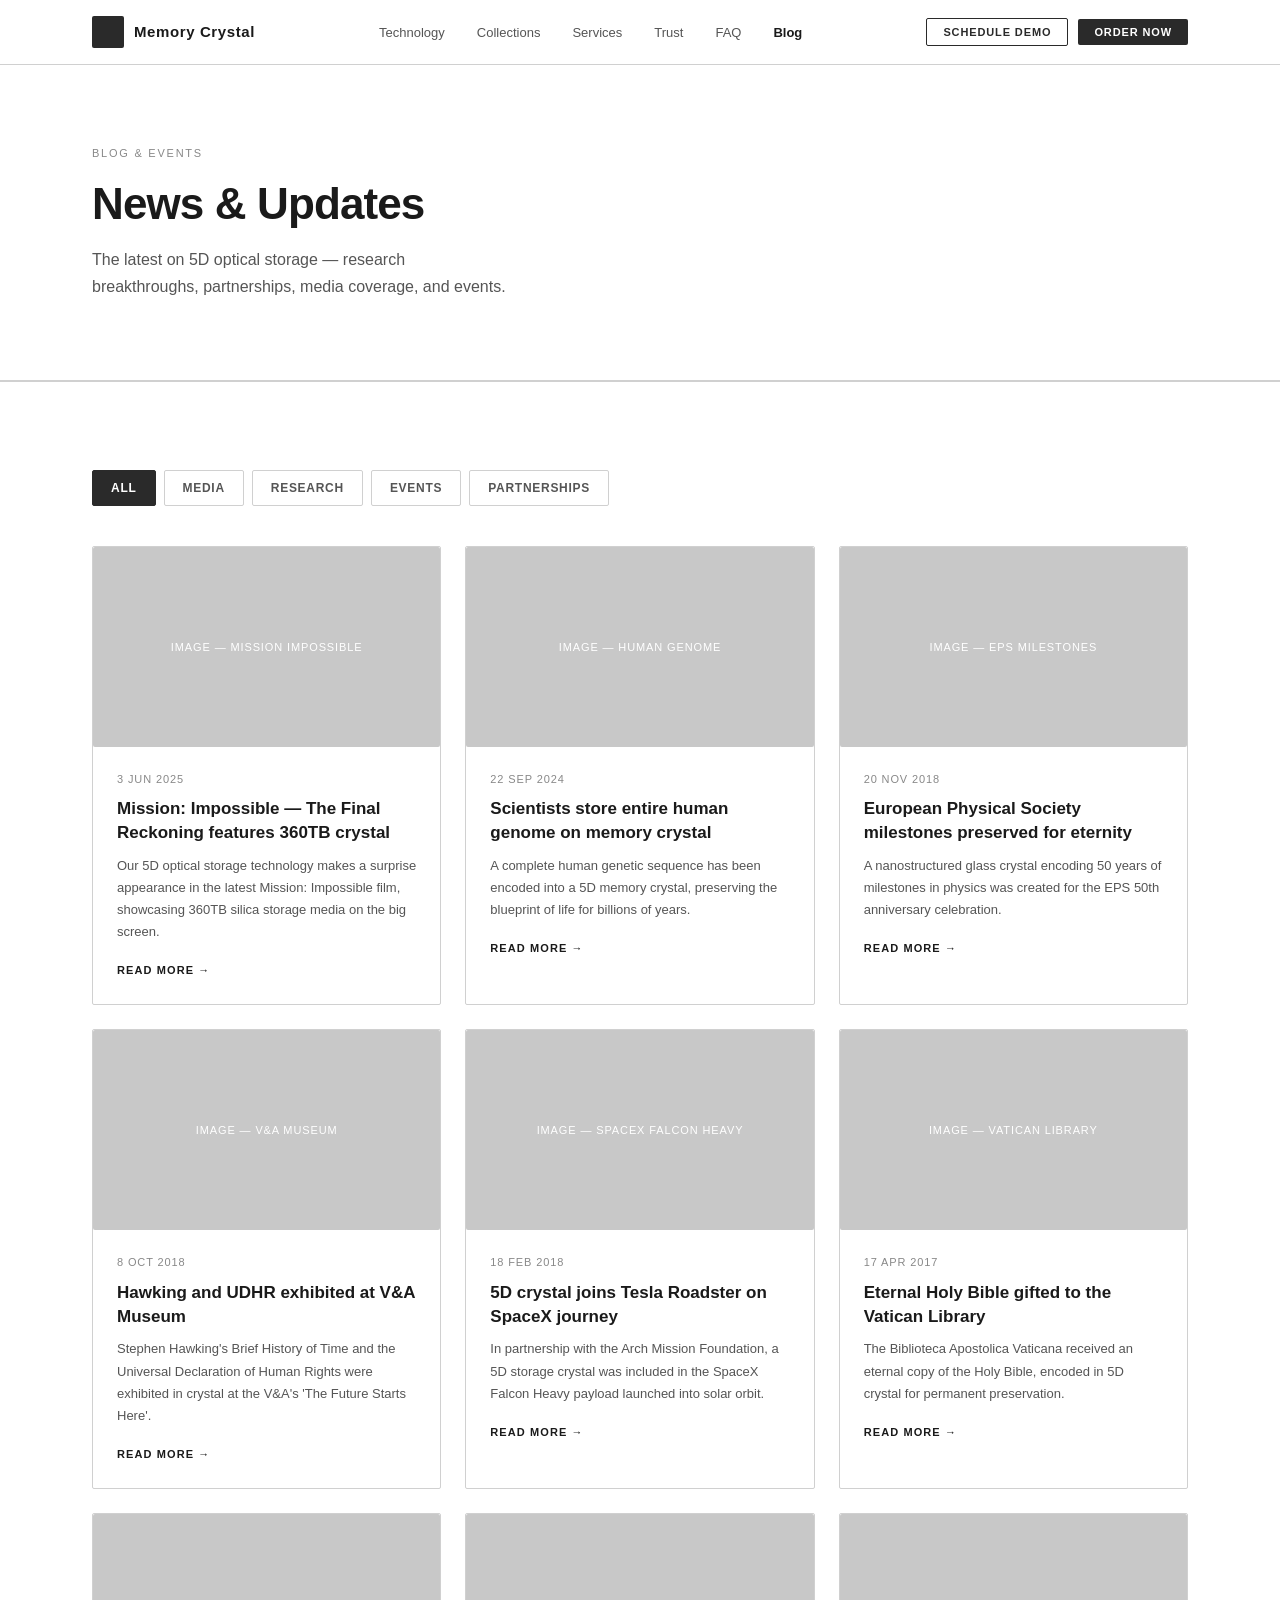
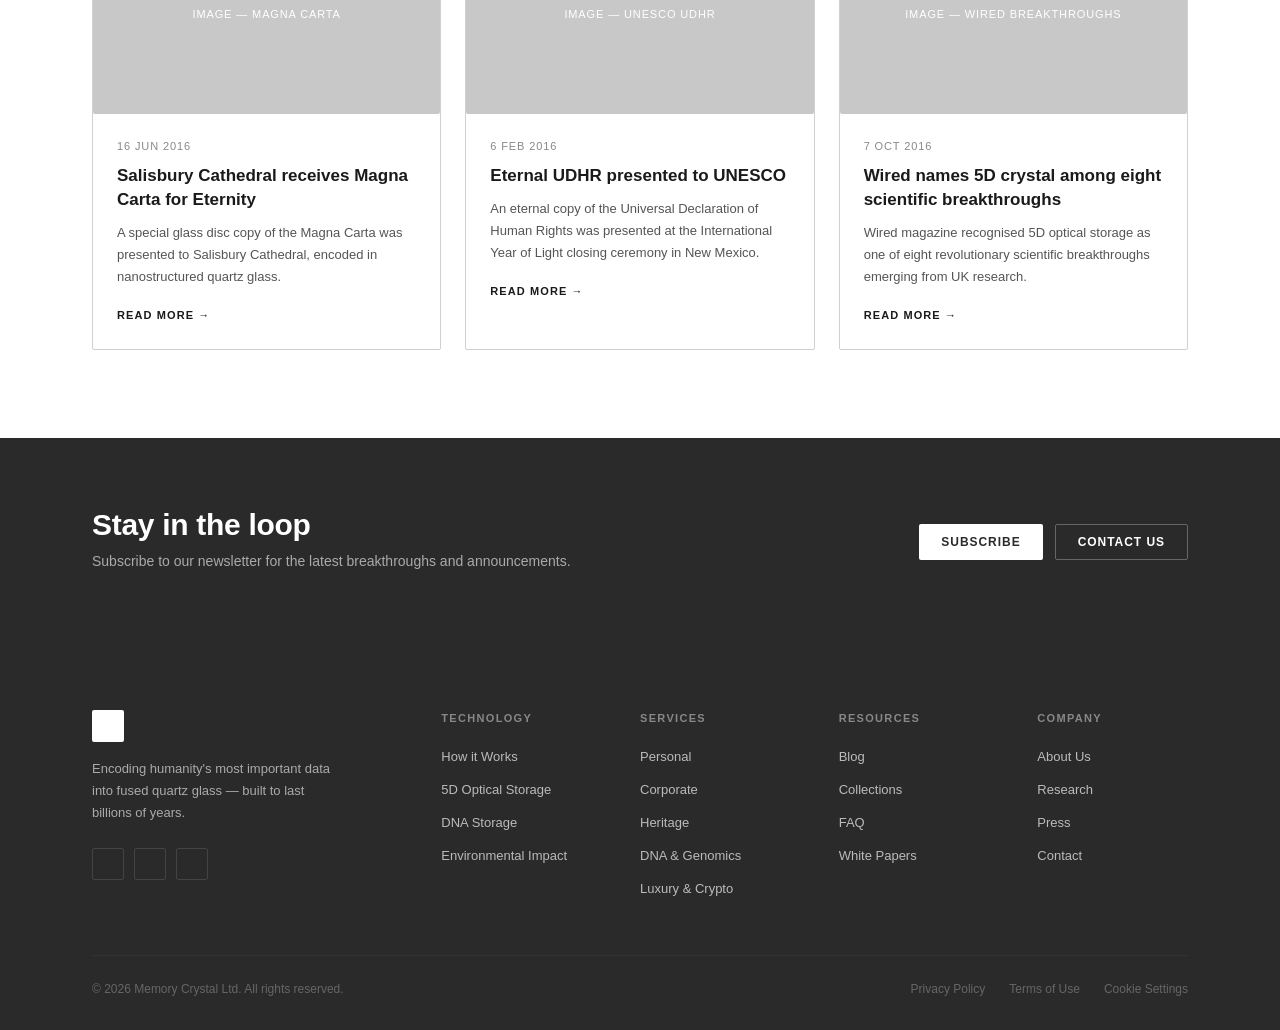
<file: blog.html>
<!DOCTYPE html>
<html lang="en">
<head>
  <meta charset="UTF-8" />
  <meta name="viewport" content="width=device-width, initial-scale=1.0" />
  <title>Blog — Memory Crystal</title>
  <link rel="stylesheet" href="styles.css" />
</head>
<body>

<!-- ════════════════════════════════════════════════
  NAVIGATION
════════════════════════════════════════════════ -->
<nav>
  <div class="container">
    <div class="nav-inner">
      <a class="nav-logo" href="index.html">
        <div class="nav-logo-box"></div>
        <span class="nav-logo-text">Memory Crystal</span>
      </a>
      <ul class="nav-links">
        <li><a href="technology.html">Technology</a></li>
        <li><a href="collections.html">Collections</a></li>
        <li><a href="services.html">Services</a></li>
        <li><a href="trust.html">Trust</a></li>
        <li><a href="faq.html">FAQ</a></li>
        <li><a class="active" href="blog.html">Blog</a></li>
      </ul>
      <div class="nav-actions">
        <button class="btn btn-ghost btn-sm">Schedule Demo</button>
        <button class="btn btn-dark btn-sm">Order Now</button>
      </div>
    </div>
  </div>
</nav>


<!-- ════════════════════════════════════════════════
  PAGE HERO
════════════════════════════════════════════════ -->
<section class="page-hero">
  <div class="container">
    <div class="page-hero-content">
      <p class="hero-eyebrow">Blog & Events</p>
      <h1 class="hero-headline">News & Updates</h1>
      <p class="hero-sub">
        The latest on 5D optical storage — research breakthroughs, partnerships, media coverage, and events.
      </p>
    </div>
  </div>
</section>


<!-- ════════════════════════════════════════════════
  BLOG GRID
════════════════════════════════════════════════ -->
<section class="blog">
  <div class="container">

    <div class="filter-tabs">
      <div class="filter-tab active">All</div>
      <div class="filter-tab">Media</div>
      <div class="filter-tab">Research</div>
      <div class="filter-tab">Events</div>
      <div class="filter-tab">Partnerships</div>
    </div>

    <div class="blog-grid">

      <!-- Card A -->
      <div class="blog-card">
        <div class="img-ph blog-img">IMAGE — Mission Impossible</div>
        <div class="blog-info">
          <p class="blog-date">3 Jun 2025</p>
          <p class="blog-title">Mission: Impossible — The Final Reckoning features 360TB crystal</p>
          <p class="blog-excerpt">Our 5D optical storage technology makes a surprise appearance in the latest Mission: Impossible film, showcasing 360TB silica storage media on the big screen.</p>
          <a class="blog-link" href="#">Read More</a>
        </div>
      </div>

      <!-- Card B -->
      <div class="blog-card">
        <div class="img-ph blog-img">IMAGE — Human Genome</div>
        <div class="blog-info">
          <p class="blog-date">22 Sep 2024</p>
          <p class="blog-title">Scientists store entire human genome on memory crystal</p>
          <p class="blog-excerpt">A complete human genetic sequence has been encoded into a 5D memory crystal, preserving the blueprint of life for billions of years.</p>
          <a class="blog-link" href="#">Read More</a>
        </div>
      </div>

      <!-- Card C -->
      <div class="blog-card">
        <div class="img-ph blog-img">IMAGE — EPS Milestones</div>
        <div class="blog-info">
          <p class="blog-date">20 Nov 2018</p>
          <p class="blog-title">European Physical Society milestones preserved for eternity</p>
          <p class="blog-excerpt">A nanostructured glass crystal encoding 50 years of milestones in physics was created for the EPS 50th anniversary celebration.</p>
          <a class="blog-link" href="#">Read More</a>
        </div>
      </div>

      <!-- Card D -->
      <div class="blog-card">
        <div class="img-ph blog-img">IMAGE — V&A Museum</div>
        <div class="blog-info">
          <p class="blog-date">8 Oct 2018</p>
          <p class="blog-title">Hawking and UDHR exhibited at V&A Museum</p>
          <p class="blog-excerpt">Stephen Hawking's Brief History of Time and the Universal Declaration of Human Rights were exhibited in crystal at the V&A's 'The Future Starts Here'.</p>
          <a class="blog-link" href="#">Read More</a>
        </div>
      </div>

      <!-- Card E -->
      <div class="blog-card">
        <div class="img-ph blog-img">IMAGE — SpaceX Falcon Heavy</div>
        <div class="blog-info">
          <p class="blog-date">18 Feb 2018</p>
          <p class="blog-title">5D crystal joins Tesla Roadster on SpaceX journey</p>
          <p class="blog-excerpt">In partnership with the Arch Mission Foundation, a 5D storage crystal was included in the SpaceX Falcon Heavy payload launched into solar orbit.</p>
          <a class="blog-link" href="#">Read More</a>
        </div>
      </div>

      <!-- Card F -->
      <div class="blog-card">
        <div class="img-ph blog-img">IMAGE — Vatican Library</div>
        <div class="blog-info">
          <p class="blog-date">17 Apr 2017</p>
          <p class="blog-title">Eternal Holy Bible gifted to the Vatican Library</p>
          <p class="blog-excerpt">The Biblioteca Apostolica Vaticana received an eternal copy of the Holy Bible, encoded in 5D crystal for permanent preservation.</p>
          <a class="blog-link" href="#">Read More</a>
        </div>
      </div>

      <!-- Card G -->
      <div class="blog-card">
        <div class="img-ph blog-img">IMAGE — Magna Carta</div>
        <div class="blog-info">
          <p class="blog-date">16 Jun 2016</p>
          <p class="blog-title">Salisbury Cathedral receives Magna Carta for Eternity</p>
          <p class="blog-excerpt">A special glass disc copy of the Magna Carta was presented to Salisbury Cathedral, encoded in nanostructured quartz glass.</p>
          <a class="blog-link" href="#">Read More</a>
        </div>
      </div>

      <!-- Card H -->
      <div class="blog-card">
        <div class="img-ph blog-img">IMAGE — UNESCO UDHR</div>
        <div class="blog-info">
          <p class="blog-date">6 Feb 2016</p>
          <p class="blog-title">Eternal UDHR presented to UNESCO</p>
          <p class="blog-excerpt">An eternal copy of the Universal Declaration of Human Rights was presented at the International Year of Light closing ceremony in New Mexico.</p>
          <a class="blog-link" href="#">Read More</a>
        </div>
      </div>

      <!-- Card I -->
      <div class="blog-card">
        <div class="img-ph blog-img">IMAGE — Wired Breakthroughs</div>
        <div class="blog-info">
          <p class="blog-date">7 Oct 2016</p>
          <p class="blog-title">Wired names 5D crystal among eight scientific breakthroughs</p>
          <p class="blog-excerpt">Wired magazine recognised 5D optical storage as one of eight revolutionary scientific breakthroughs emerging from UK research.</p>
          <a class="blog-link" href="#">Read More</a>
        </div>
      </div>

    </div>
  </div>
</section>


<!-- ════════════════════════════════════════════════
  CTA BAND
════════════════════════════════════════════════ -->
<section class="cta-band">
  <div class="container">
    <div class="cta-inner">
      <div>
        <h2 class="cta-headline">Stay in the loop</h2>
        <p class="cta-sub">Subscribe to our newsletter for the latest breakthroughs and announcements.</p>
      </div>
      <div style="display:flex; gap:12px; flex-shrink:0;">
        <button class="btn btn-white">Subscribe</button>
        <button class="btn btn-ghost" style="color:#fff;border-color:#666;">Contact Us</button>
      </div>
    </div>
  </div>
</section>


<!-- ════════════════════════════════════════════════
  FOOTER
════════════════════════════════════════════════ -->
<footer>
  <div class="container">
    <div class="footer-top">
      <div>
        <div class="footer-logo-box"></div>
        <p class="footer-tagline">Encoding humanity's most important data into fused quartz glass — built to last billions of years.</p>
        <div class="footer-socials">
          <div class="social-icon"></div>
          <div class="social-icon"></div>
          <div class="social-icon"></div>
        </div>
      </div>
      <div>
        <p class="footer-col-title">Technology</p>
        <ul class="footer-links">
          <li><a href="technology.html">How it Works</a></li>
          <li><a href="technology.html">5D Optical Storage</a></li>
          <li><a href="technology.html">DNA Storage</a></li>
          <li><a href="technology.html">Environmental Impact</a></li>
        </ul>
      </div>
      <div>
        <p class="footer-col-title">Services</p>
        <ul class="footer-links">
          <li><a href="services.html">Personal</a></li>
          <li><a href="services.html">Corporate</a></li>
          <li><a href="services.html">Heritage</a></li>
          <li><a href="services.html">DNA & Genomics</a></li>
          <li><a href="services.html">Luxury & Crypto</a></li>
        </ul>
      </div>
      <div>
        <p class="footer-col-title">Resources</p>
        <ul class="footer-links">
          <li><a href="blog.html">Blog</a></li>
          <li><a href="collections.html">Collections</a></li>
          <li><a href="faq.html">FAQ</a></li>
          <li><a href="#">White Papers</a></li>
        </ul>
      </div>
      <div>
        <p class="footer-col-title">Company</p>
        <ul class="footer-links">
          <li><a href="#">About Us</a></li>
          <li><a href="#">Research</a></li>
          <li><a href="#">Press</a></li>
          <li><a href="#">Contact</a></li>
        </ul>
      </div>
    </div>
    <div class="footer-bottom">
      <p class="footer-copy">&copy; 2026 Memory Crystal Ltd. All rights reserved.</p>
      <div class="footer-legal">
        <a href="#">Privacy Policy</a>
        <a href="#">Terms of Use</a>
        <a href="#">Cookie Settings</a>
      </div>
    </div>
  </div>
</footer>

</body>
</html>
</file>
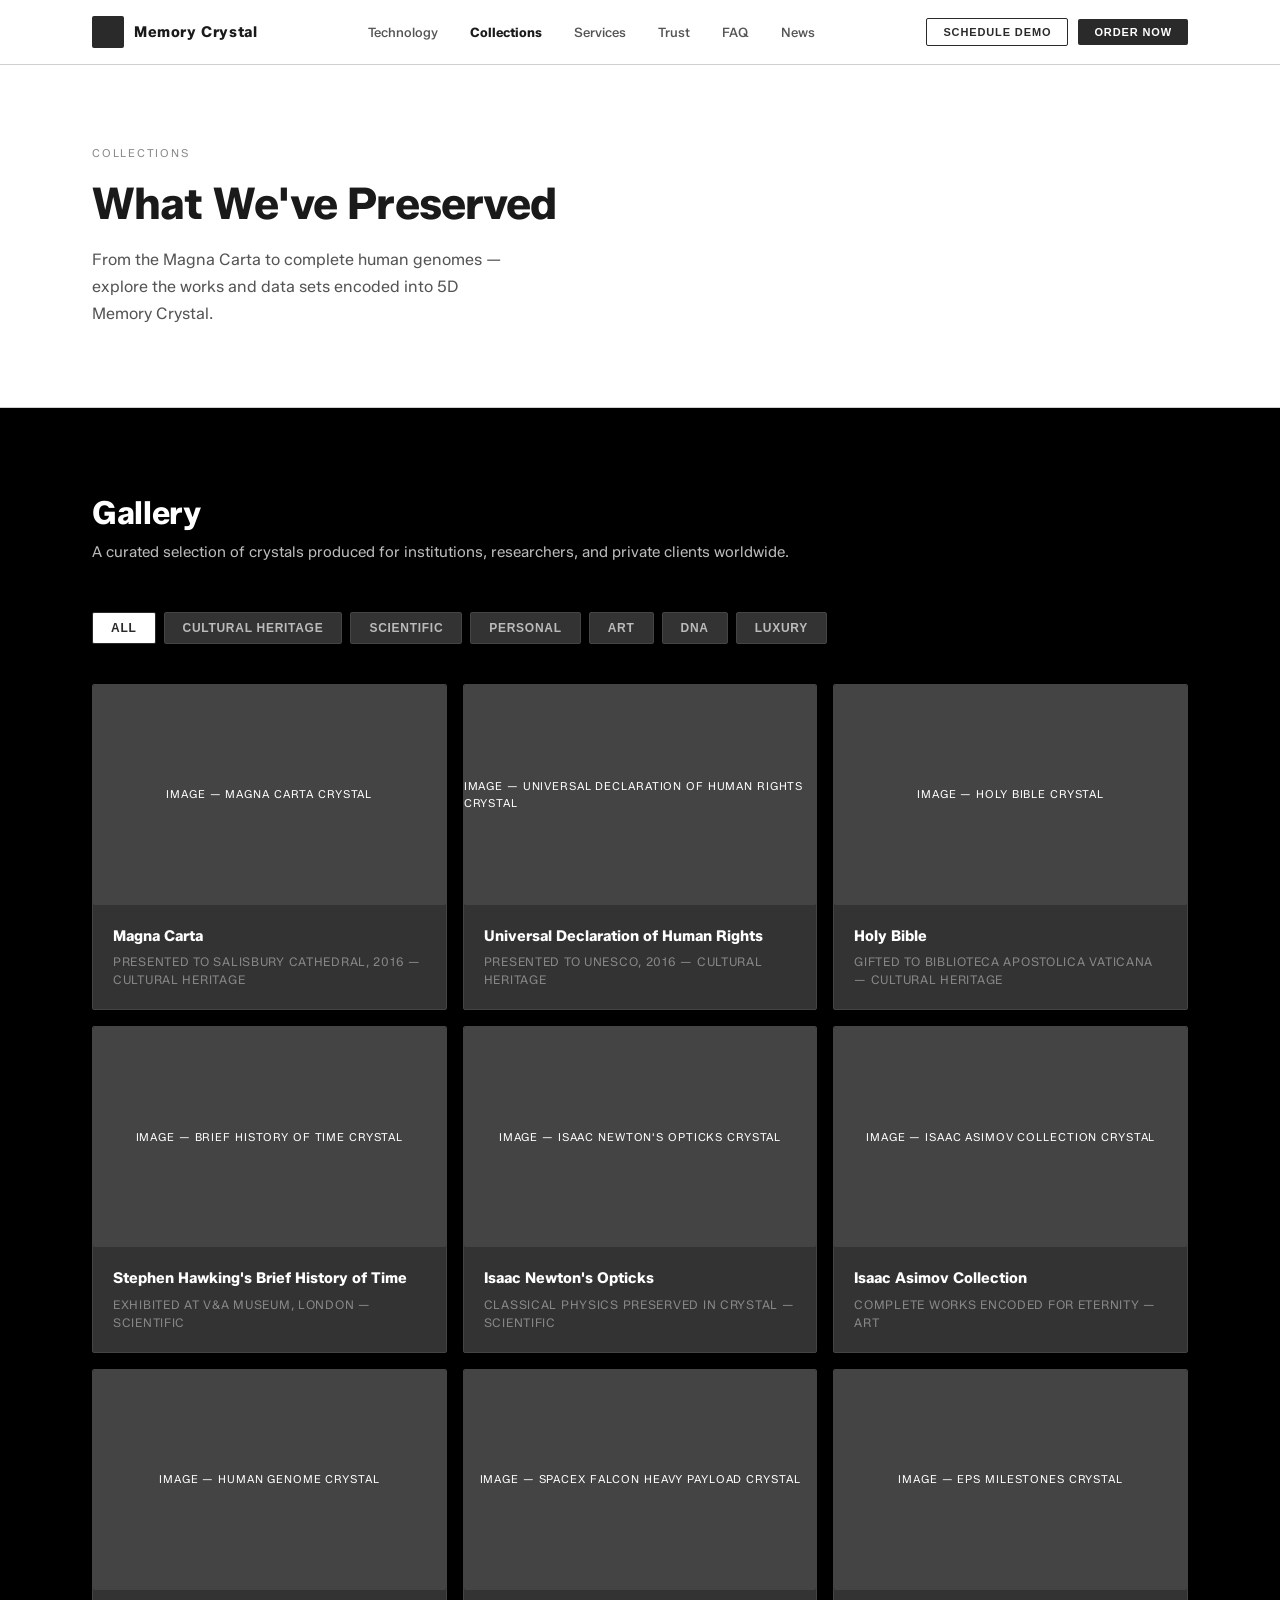
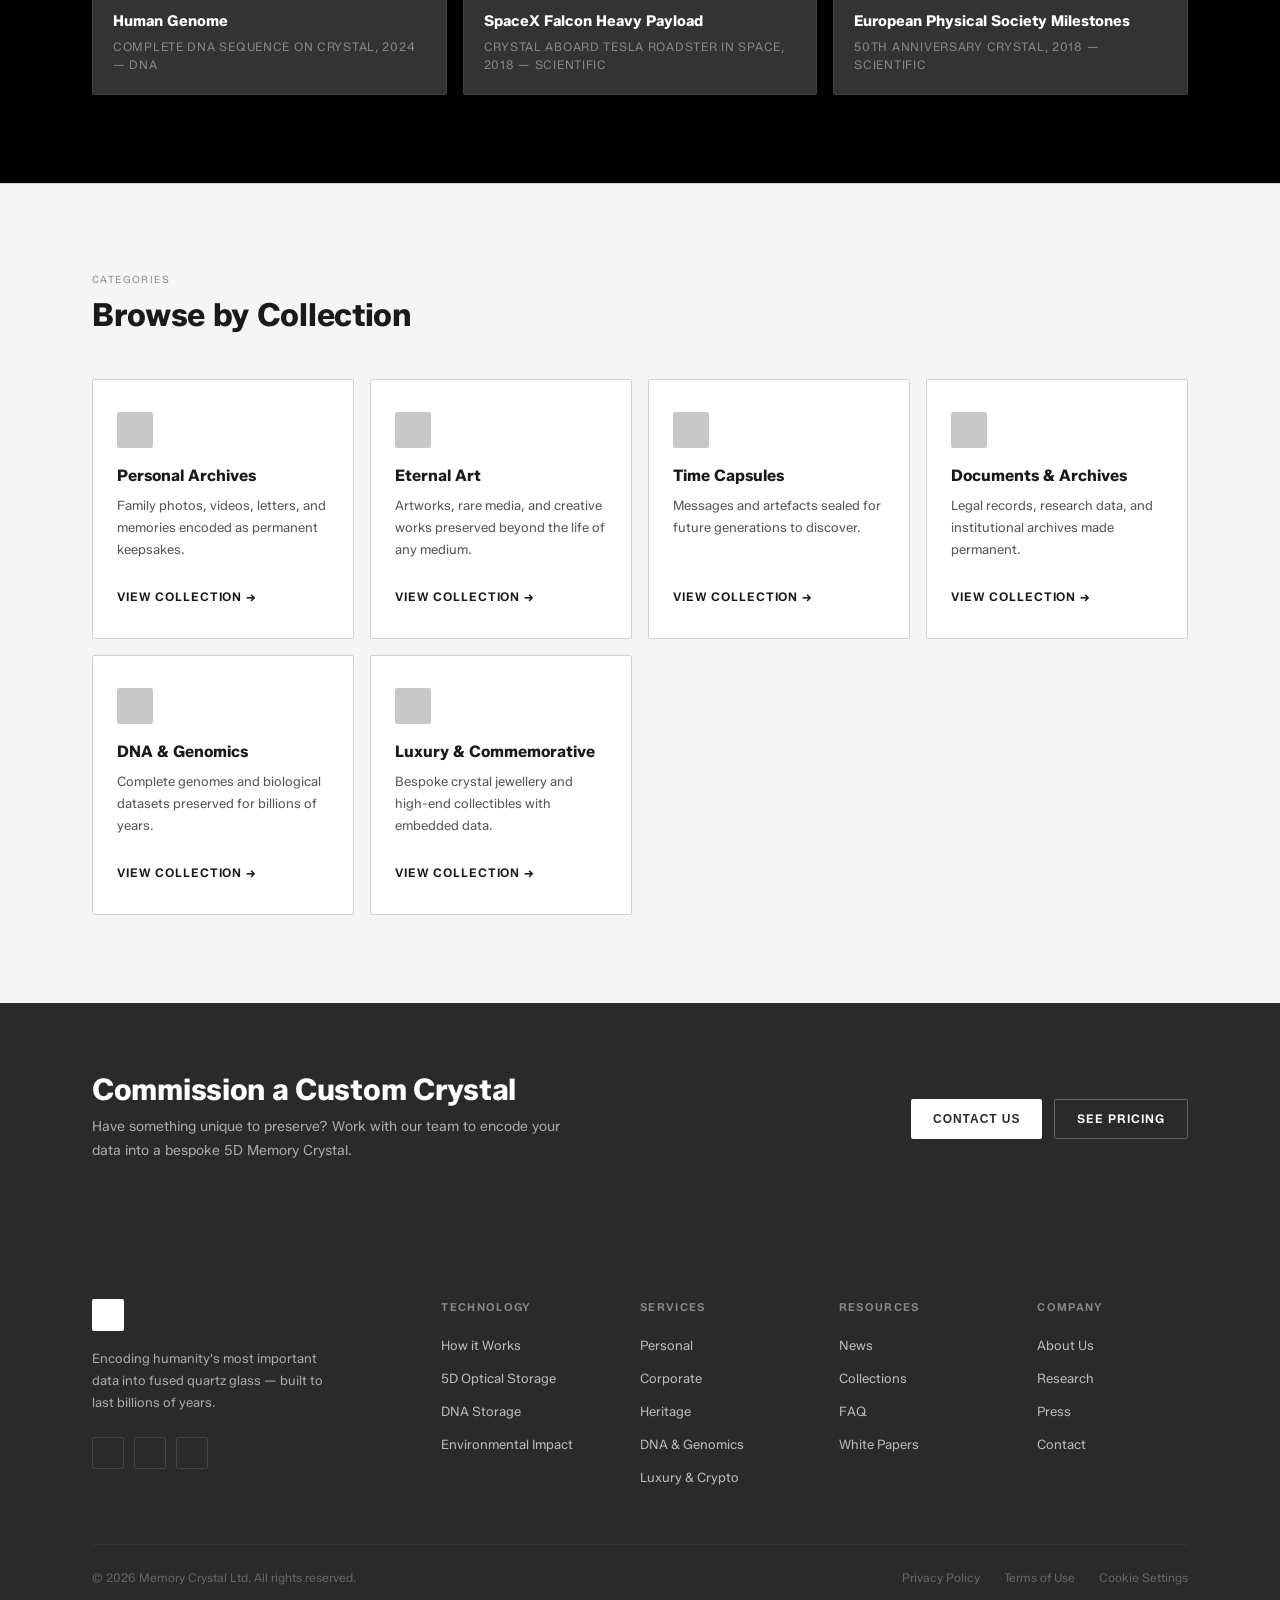
<file: collections.html>
<!DOCTYPE html>
<html lang="en">
<head>
  <meta charset="UTF-8" />
  <meta name="viewport" content="width=device-width, initial-scale=1.0" />
  <title>Collections — Memory Crystal</title>
  <link rel="preconnect" href="https://fonts.googleapis.com" />
  <link rel="preconnect" href="https://fonts.gstatic.com" crossorigin />
  <link rel="stylesheet" href="https://fonts.googleapis.com/css2?family=Zalando+Sans:wght@400;500;600;700&display=swap" />
  <link rel="stylesheet" href="styles.css" />
</head>
<body>

<!-- ════════════════════════════════════════════════
  NAVIGATION
════════════════════════════════════════════════ -->
<nav>
  <div class="container">
    <div class="nav-inner">
      <a class="nav-logo" href="index.html">
        <div class="nav-logo-box"></div>
        <span class="nav-logo-text">Memory Crystal</span>
      </a>
      <button class="nav-toggle" aria-label="Menu"><span></span><span></span><span></span></button>
      <ul class="nav-links">
        <li><a href="technology.html">Technology</a></li>
        <li><a href="collections.html" class="active">Collections</a></li>
        <li><a href="services.html">Services</a></li>
        <li><a href="trust.html">Trust</a></li>
        <li><a href="faq.html">FAQ</a></li>
        <li><a href="news.html">News</a></li>
      </ul>
      <div class="nav-actions">
        <button class="btn btn-ghost btn-sm">Schedule Demo</button>
        <button class="btn btn-dark btn-sm">Order Now</button>
      </div>
    </div>
  </div>
</nav>


<!-- ════════════════════════════════════════════════
  PAGE HERO
════════════════════════════════════════════════ -->
<section class="page-hero">
  <div class="container">
    <div class="page-hero-content">
      <p class="hero-eyebrow">Collections</p>
      <h1 class="hero-headline">What We've Preserved</h1>
      <p class="hero-sub">
        From the Magna Carta to complete human genomes — explore the works and data sets encoded into 5D Memory Crystal.
      </p>
    </div>
  </div>
</section>


<!-- ════════════════════════════════════════════════
  GALLERY
════════════════════════════════════════════════ -->
<section class="gallery inverted">
  <div class="container">
    <div class="gallery-header">
      <h2 class="gallery-headline">Gallery</h2>
      <p class="gallery-sub">A curated selection of crystals produced for institutions, researchers, and private clients worldwide.</p>
    </div>

    <div class="filter-tabs">
      <button class="filter-tab active">All</button>
      <button class="filter-tab">Cultural Heritage</button>
      <button class="filter-tab">Scientific</button>
      <button class="filter-tab">Personal</button>
      <button class="filter-tab">Art</button>
      <button class="filter-tab">DNA</button>
      <button class="filter-tab">Luxury</button>
    </div>

    <div class="gallery-grid">
      <div class="gallery-card">
        <div class="img-ph gallery-img">IMAGE — Magna Carta Crystal</div>
        <div class="gallery-info">
          <p class="gallery-name">Magna Carta</p>
          <p class="gallery-meta">Presented to Salisbury Cathedral, 2016 — Cultural Heritage</p>
        </div>
      </div>
      <div class="gallery-card">
        <div class="img-ph gallery-img">IMAGE — Universal Declaration of Human Rights Crystal</div>
        <div class="gallery-info">
          <p class="gallery-name">Universal Declaration of Human Rights</p>
          <p class="gallery-meta">Presented to UNESCO, 2016 — Cultural Heritage</p>
        </div>
      </div>
      <div class="gallery-card">
        <div class="img-ph gallery-img">IMAGE — Holy Bible Crystal</div>
        <div class="gallery-info">
          <p class="gallery-name">Holy Bible</p>
          <p class="gallery-meta">Gifted to Biblioteca Apostolica Vaticana — Cultural Heritage</p>
        </div>
      </div>
      <div class="gallery-card">
        <div class="img-ph gallery-img">IMAGE — Brief History of Time Crystal</div>
        <div class="gallery-info">
          <p class="gallery-name">Stephen Hawking's Brief History of Time</p>
          <p class="gallery-meta">Exhibited at V&A Museum, London — Scientific</p>
        </div>
      </div>
      <div class="gallery-card">
        <div class="img-ph gallery-img">IMAGE — Isaac Newton's Opticks Crystal</div>
        <div class="gallery-info">
          <p class="gallery-name">Isaac Newton's Opticks</p>
          <p class="gallery-meta">Classical physics preserved in crystal — Scientific</p>
        </div>
      </div>
      <div class="gallery-card">
        <div class="img-ph gallery-img">IMAGE — Isaac Asimov Collection Crystal</div>
        <div class="gallery-info">
          <p class="gallery-name">Isaac Asimov Collection</p>
          <p class="gallery-meta">Complete works encoded for eternity — Art</p>
        </div>
      </div>
      <div class="gallery-card">
        <div class="img-ph gallery-img">IMAGE — Human Genome Crystal</div>
        <div class="gallery-info">
          <p class="gallery-name">Human Genome</p>
          <p class="gallery-meta">Complete DNA sequence on crystal, 2024 — DNA</p>
        </div>
      </div>
      <div class="gallery-card">
        <div class="img-ph gallery-img">IMAGE — SpaceX Falcon Heavy Payload Crystal</div>
        <div class="gallery-info">
          <p class="gallery-name">SpaceX Falcon Heavy Payload</p>
          <p class="gallery-meta">Crystal aboard Tesla Roadster in space, 2018 — Scientific</p>
        </div>
      </div>
      <div class="gallery-card">
        <div class="img-ph gallery-img">IMAGE — EPS Milestones Crystal</div>
        <div class="gallery-info">
          <p class="gallery-name">European Physical Society Milestones</p>
          <p class="gallery-meta">50th anniversary crystal, 2018 — Scientific</p>
        </div>
      </div>
    </div>
  </div>
</section>


<!-- ════════════════════════════════════════════════
  COLLECTION CATEGORIES
════════════════════════════════════════════════ -->
<section class="services">
  <div class="container">
    <div class="services-header">
      <p class="section-tag">Categories</p>
      <h2 class="services-headline">Browse by Collection</h2>
    </div>
    <div class="services-grid">
      <div class="service-card">
        <div>
          <div class="service-icon"></div>
          <h3 class="service-title">Personal Archives</h3>
          <p class="service-text">Family photos, videos, letters, and memories encoded as permanent keepsakes.</p>
        </div>
        <a class="service-link" href="#">View Collection</a>
      </div>
      <div class="service-card">
        <div>
          <div class="service-icon"></div>
          <h3 class="service-title">Eternal Art</h3>
          <p class="service-text">Artworks, rare media, and creative works preserved beyond the life of any medium.</p>
        </div>
        <a class="service-link" href="#">View Collection</a>
      </div>
      <div class="service-card">
        <div>
          <div class="service-icon"></div>
          <h3 class="service-title">Time Capsules</h3>
          <p class="service-text">Messages and artefacts sealed for future generations to discover.</p>
        </div>
        <a class="service-link" href="#">View Collection</a>
      </div>
      <div class="service-card">
        <div>
          <div class="service-icon"></div>
          <h3 class="service-title">Documents & Archives</h3>
          <p class="service-text">Legal records, research data, and institutional archives made permanent.</p>
        </div>
        <a class="service-link" href="#">View Collection</a>
      </div>
      <div class="service-card">
        <div>
          <div class="service-icon"></div>
          <h3 class="service-title">DNA & Genomics</h3>
          <p class="service-text">Complete genomes and biological datasets preserved for billions of years.</p>
        </div>
        <a class="service-link" href="#">View Collection</a>
      </div>
      <div class="service-card">
        <div>
          <div class="service-icon"></div>
          <h3 class="service-title">Luxury & Commemorative</h3>
          <p class="service-text">Bespoke crystal jewellery and high-end collectibles with embedded data.</p>
        </div>
        <a class="service-link" href="#">View Collection</a>
      </div>
    </div>
  </div>
</section>


<!-- ════════════════════════════════════════════════
  CTA BAND
════════════════════════════════════════════════ -->
<section class="cta-band">
  <div class="container">
    <div class="cta-inner">
      <div>
        <h2 class="cta-headline">Commission a Custom Crystal</h2>
        <p class="cta-sub">Have something unique to preserve? Work with our team to encode your data into a bespoke 5D Memory Crystal.</p>
      </div>
      <div style="display:flex; gap:12px; flex-shrink:0;">
        <button class="btn btn-white">Contact Us</button>
        <a class="btn btn-ghost" style="color:#fff;border-color:#666;" href="#">See Pricing</a>
      </div>
    </div>
  </div>
</section>


<!-- ════════════════════════════════════════════════
  FOOTER
════════════════════════════════════════════════ -->
<footer>
  <div class="container">
    <div class="footer-top">
      <div>
        <div class="footer-logo-box"></div>
        <p class="footer-tagline">Encoding humanity's most important data into fused quartz glass — built to last billions of years.</p>
        <div class="footer-socials">
          <div class="social-icon"></div>
          <div class="social-icon"></div>
          <div class="social-icon"></div>
        </div>
      </div>
      <div>
        <p class="footer-col-title">Technology</p>
        <ul class="footer-links">
          <li><a href="technology.html">How it Works</a></li>
          <li><a href="technology.html">5D Optical Storage</a></li>
          <li><a href="technology.html">DNA Storage</a></li>
          <li><a href="technology.html">Environmental Impact</a></li>
        </ul>
      </div>
      <div>
        <p class="footer-col-title">Services</p>
        <ul class="footer-links">
          <li><a href="services.html">Personal</a></li>
          <li><a href="services.html">Corporate</a></li>
          <li><a href="services.html">Heritage</a></li>
          <li><a href="services.html">DNA & Genomics</a></li>
          <li><a href="services.html">Luxury & Crypto</a></li>
        </ul>
      </div>
      <div>
        <p class="footer-col-title">Resources</p>
        <ul class="footer-links">
          <li><a href="news.html">News</a></li>
          <li><a href="collections.html">Collections</a></li>
          <li><a href="faq.html">FAQ</a></li>
          <li><a href="#">White Papers</a></li>
        </ul>
      </div>
      <div>
        <p class="footer-col-title">Company</p>
        <ul class="footer-links">
          <li><a href="#">About Us</a></li>
          <li><a href="#">Research</a></li>
          <li><a href="#">Press</a></li>
          <li><a href="#">Contact</a></li>
        </ul>
      </div>
    </div>
    <div class="footer-bottom">
      <p class="footer-copy">&copy; 2026 Memory Crystal Ltd. All rights reserved.</p>
      <div class="footer-legal">
        <a href="#">Privacy Policy</a>
        <a href="#">Terms of Use</a>
        <a href="#">Cookie Settings</a>
      </div>
    </div>
  </div>
</footer>

<script>
document.querySelector(".nav-toggle").addEventListener("click", function() {
  document.querySelector(".nav-links").classList.toggle("open");
});
</script>
</body>
</html>
</file>
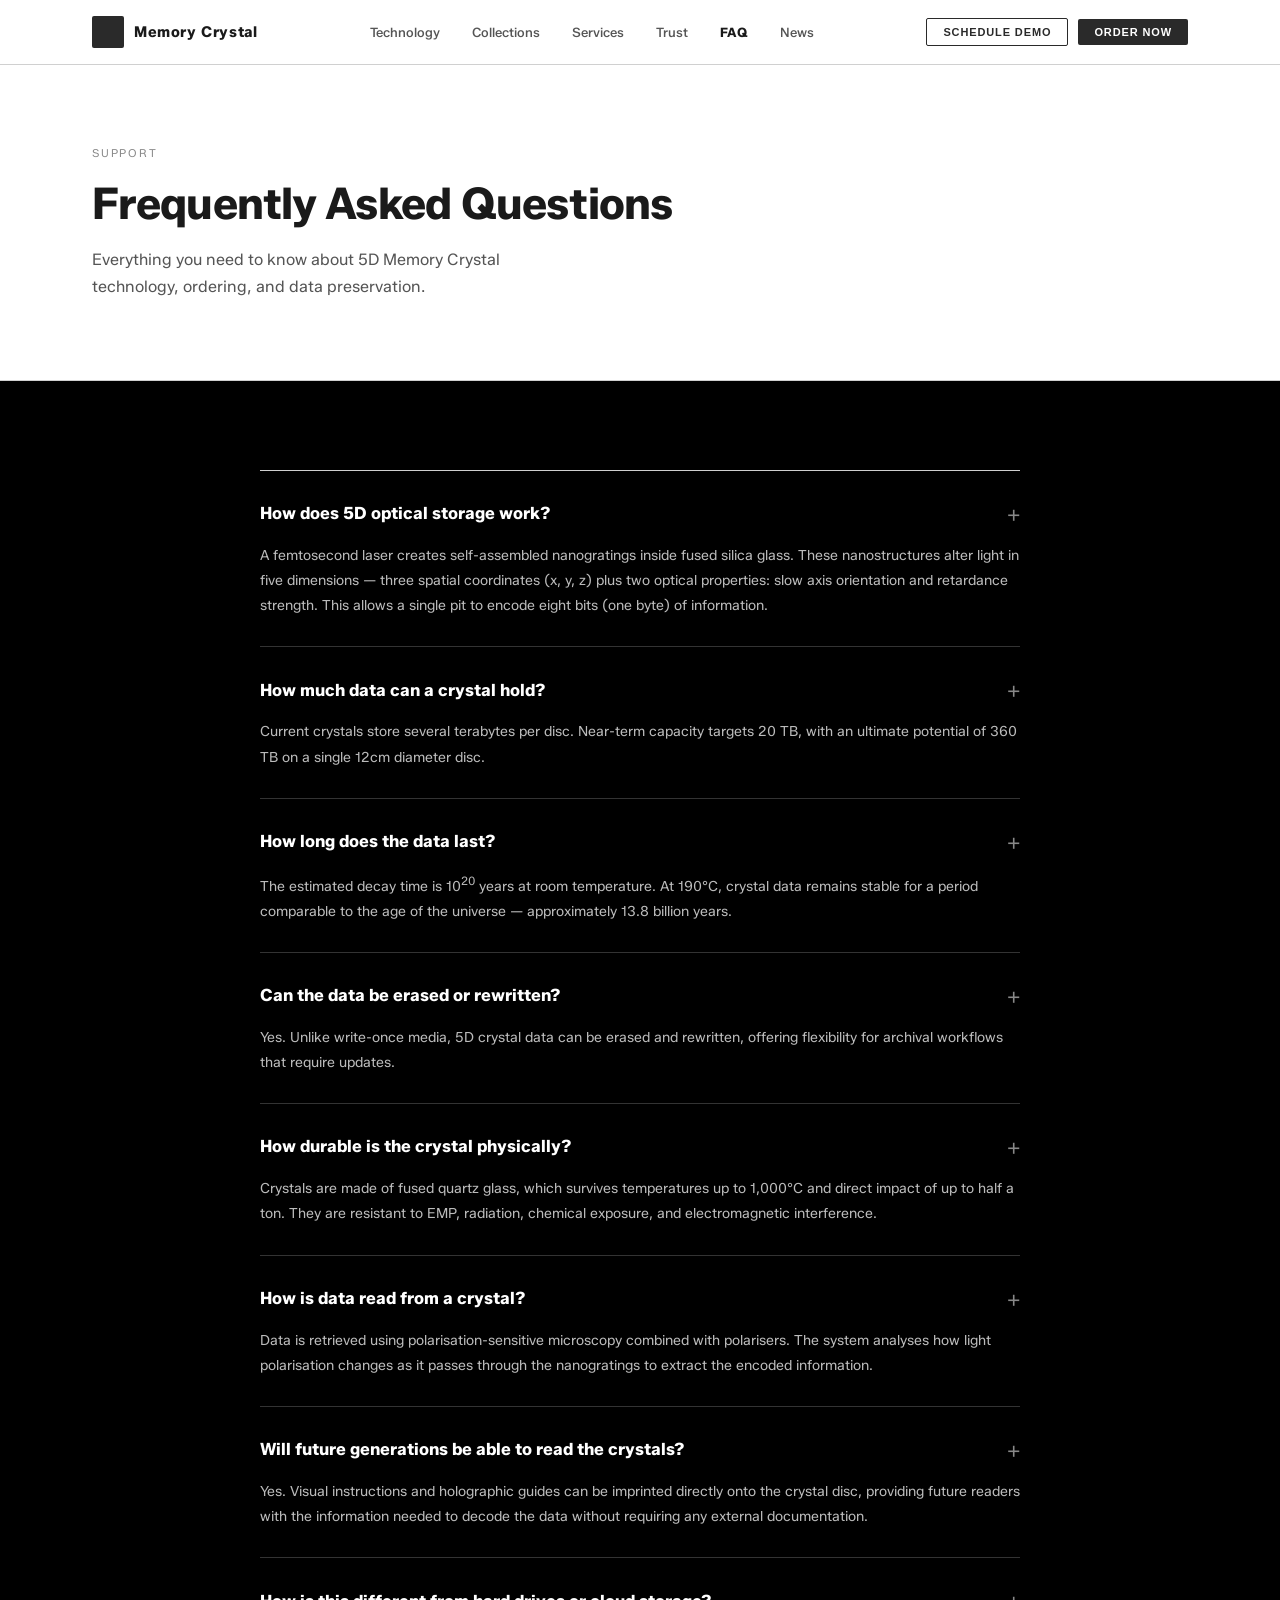
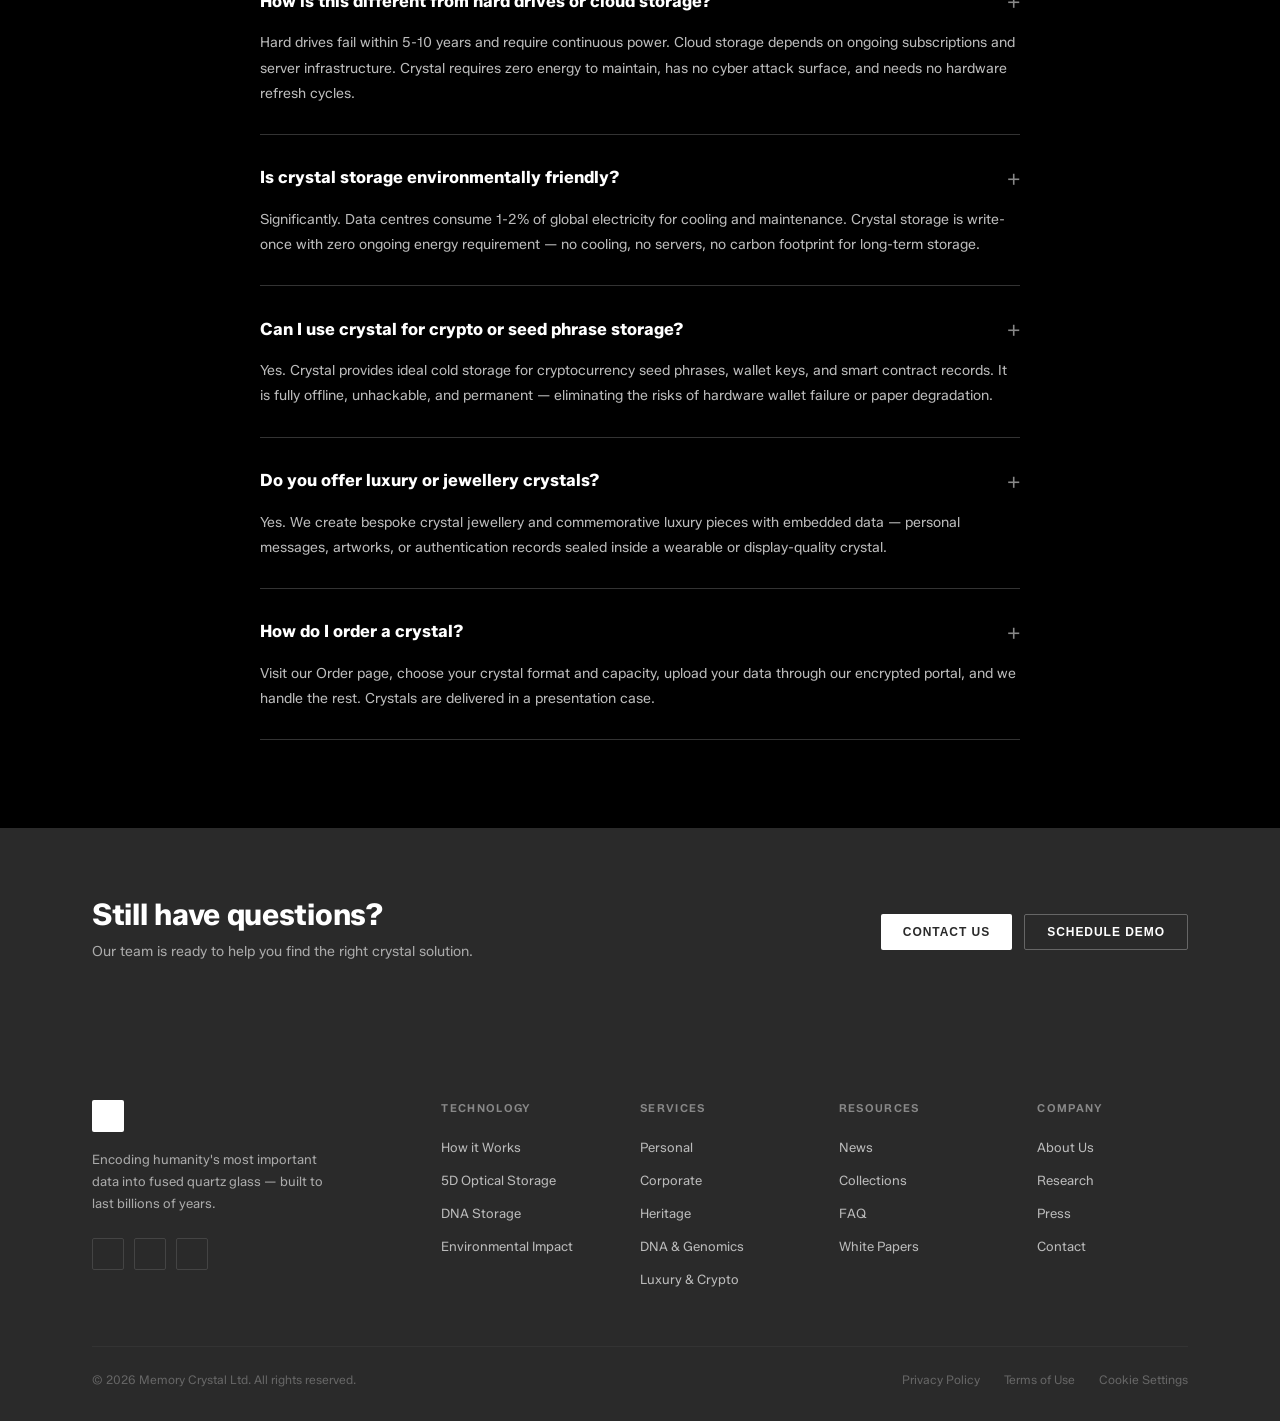
<file: faq.html>
<!DOCTYPE html>
<html lang="en">
<head>
  <meta charset="UTF-8" />
  <meta name="viewport" content="width=device-width, initial-scale=1.0" />
  <title>FAQ — Memory Crystal</title>
  <link rel="preconnect" href="https://fonts.googleapis.com" />
  <link rel="preconnect" href="https://fonts.gstatic.com" crossorigin />
  <link rel="stylesheet" href="https://fonts.googleapis.com/css2?family=Zalando+Sans:wght@400;500;600;700&display=swap" />
  <link rel="stylesheet" href="styles.css" />
</head>
<body>

<!-- ════════════════════════════════════════════════
  NAVIGATION
════════════════════════════════════════════════ -->
<nav>
  <div class="container">
    <div class="nav-inner">
      <a class="nav-logo" href="index.html">
        <div class="nav-logo-box"></div>
        <span class="nav-logo-text">Memory Crystal</span>
      </a>
      <button class="nav-toggle" aria-label="Menu"><span></span><span></span><span></span></button>
      <ul class="nav-links">
        <li><a href="technology.html">Technology</a></li>
        <li><a href="collections.html">Collections</a></li>
        <li><a href="services.html">Services</a></li>
        <li><a href="trust.html">Trust</a></li>
        <li><a class="active" href="faq.html">FAQ</a></li>
        <li><a href="news.html">News</a></li>
      </ul>
      <div class="nav-actions">
        <button class="btn btn-ghost btn-sm">Schedule Demo</button>
        <button class="btn btn-dark btn-sm">Order Now</button>
      </div>
    </div>
  </div>
</nav>


<!-- ════════════════════════════════════════════════
  PAGE HERO
════════════════════════════════════════════════ -->
<section class="page-hero">
  <div class="container">
    <div class="page-hero-content">
      <p class="hero-eyebrow">Support</p>
      <h1 class="hero-headline">Frequently Asked Questions</h1>
      <p class="hero-sub">
        Everything you need to know about 5D Memory Crystal technology, ordering, and data preservation.
      </p>
    </div>
  </div>
</section>


<!-- ════════════════════════════════════════════════
  FAQ
════════════════════════════════════════════════ -->
<section class="faq inverted">
  <div class="container">
    <div class="faq-list">

      <div class="faq-item">
        <p class="faq-q">How does 5D optical storage work?</p>
        <p class="faq-a">A femtosecond laser creates self-assembled nanogratings inside fused silica glass. These nanostructures alter light in five dimensions — three spatial coordinates (x, y, z) plus two optical properties: slow axis orientation and retardance strength. This allows a single pit to encode eight bits (one byte) of information.</p>
      </div>

      <div class="faq-item">
        <p class="faq-q">How much data can a crystal hold?</p>
        <p class="faq-a">Current crystals store several terabytes per disc. Near-term capacity targets 20 TB, with an ultimate potential of 360 TB on a single 12cm diameter disc.</p>
      </div>

      <div class="faq-item">
        <p class="faq-q">How long does the data last?</p>
        <p class="faq-a">The estimated decay time is 10<sup>20</sup> years at room temperature. At 190°C, crystal data remains stable for a period comparable to the age of the universe — approximately 13.8 billion years.</p>
      </div>

      <div class="faq-item">
        <p class="faq-q">Can the data be erased or rewritten?</p>
        <p class="faq-a">Yes. Unlike write-once media, 5D crystal data can be erased and rewritten, offering flexibility for archival workflows that require updates.</p>
      </div>

      <div class="faq-item">
        <p class="faq-q">How durable is the crystal physically?</p>
        <p class="faq-a">Crystals are made of fused quartz glass, which survives temperatures up to 1,000°C and direct impact of up to half a ton. They are resistant to EMP, radiation, chemical exposure, and electromagnetic interference.</p>
      </div>

      <div class="faq-item">
        <p class="faq-q">How is data read from a crystal?</p>
        <p class="faq-a">Data is retrieved using polarisation-sensitive microscopy combined with polarisers. The system analyses how light polarisation changes as it passes through the nanogratings to extract the encoded information.</p>
      </div>

      <div class="faq-item">
        <p class="faq-q">Will future generations be able to read the crystals?</p>
        <p class="faq-a">Yes. Visual instructions and holographic guides can be imprinted directly onto the crystal disc, providing future readers with the information needed to decode the data without requiring any external documentation.</p>
      </div>

      <div class="faq-item">
        <p class="faq-q">How is this different from hard drives or cloud storage?</p>
        <p class="faq-a">Hard drives fail within 5-10 years and require continuous power. Cloud storage depends on ongoing subscriptions and server infrastructure. Crystal requires zero energy to maintain, has no cyber attack surface, and needs no hardware refresh cycles.</p>
      </div>

      <div class="faq-item">
        <p class="faq-q">Is crystal storage environmentally friendly?</p>
        <p class="faq-a">Significantly. Data centres consume 1-2% of global electricity for cooling and maintenance. Crystal storage is write-once with zero ongoing energy requirement — no cooling, no servers, no carbon footprint for long-term storage.</p>
      </div>

      <div class="faq-item">
        <p class="faq-q">Can I use crystal for crypto or seed phrase storage?</p>
        <p class="faq-a">Yes. Crystal provides ideal cold storage for cryptocurrency seed phrases, wallet keys, and smart contract records. It is fully offline, unhackable, and permanent — eliminating the risks of hardware wallet failure or paper degradation.</p>
      </div>

      <div class="faq-item">
        <p class="faq-q">Do you offer luxury or jewellery crystals?</p>
        <p class="faq-a">Yes. We create bespoke crystal jewellery and commemorative luxury pieces with embedded data — personal messages, artworks, or authentication records sealed inside a wearable or display-quality crystal.</p>
      </div>

      <div class="faq-item">
        <p class="faq-q">How do I order a crystal?</p>
        <p class="faq-a">Visit our Order page, choose your crystal format and capacity, upload your data through our encrypted portal, and we handle the rest. Crystals are delivered in a presentation case.</p>
      </div>

    </div>
  </div>
</section>


<!-- ════════════════════════════════════════════════
  CTA BAND
════════════════════════════════════════════════ -->
<section class="cta-band">
  <div class="container">
    <div class="cta-inner">
      <div>
        <h2 class="cta-headline">Still have questions?</h2>
        <p class="cta-sub">Our team is ready to help you find the right crystal solution.</p>
      </div>
      <div style="display:flex; gap:12px; flex-shrink:0;">
        <button class="btn btn-white">Contact Us</button>
        <button class="btn btn-ghost" style="color:#fff;border-color:#666;">Schedule Demo</button>
      </div>
    </div>
  </div>
</section>


<!-- ════════════════════════════════════════════════
  FOOTER
════════════════════════════════════════════════ -->
<footer>
  <div class="container">
    <div class="footer-top">
      <div>
        <div class="footer-logo-box"></div>
        <p class="footer-tagline">Encoding humanity's most important data into fused quartz glass — built to last billions of years.</p>
        <div class="footer-socials">
          <div class="social-icon"></div>
          <div class="social-icon"></div>
          <div class="social-icon"></div>
        </div>
      </div>
      <div>
        <p class="footer-col-title">Technology</p>
        <ul class="footer-links">
          <li><a href="technology.html">How it Works</a></li>
          <li><a href="technology.html">5D Optical Storage</a></li>
          <li><a href="technology.html">DNA Storage</a></li>
          <li><a href="technology.html">Environmental Impact</a></li>
        </ul>
      </div>
      <div>
        <p class="footer-col-title">Services</p>
        <ul class="footer-links">
          <li><a href="services.html">Personal</a></li>
          <li><a href="services.html">Corporate</a></li>
          <li><a href="services.html">Heritage</a></li>
          <li><a href="services.html">DNA & Genomics</a></li>
          <li><a href="services.html">Luxury & Crypto</a></li>
        </ul>
      </div>
      <div>
        <p class="footer-col-title">Resources</p>
        <ul class="footer-links">
          <li><a href="news.html">News</a></li>
          <li><a href="collections.html">Collections</a></li>
          <li><a href="faq.html">FAQ</a></li>
          <li><a href="#">White Papers</a></li>
        </ul>
      </div>
      <div>
        <p class="footer-col-title">Company</p>
        <ul class="footer-links">
          <li><a href="#">About Us</a></li>
          <li><a href="#">Research</a></li>
          <li><a href="#">Press</a></li>
          <li><a href="#">Contact</a></li>
        </ul>
      </div>
    </div>
    <div class="footer-bottom">
      <p class="footer-copy">&copy; 2026 Memory Crystal Ltd. All rights reserved.</p>
      <div class="footer-legal">
        <a href="#">Privacy Policy</a>
        <a href="#">Terms of Use</a>
        <a href="#">Cookie Settings</a>
      </div>
    </div>
  </div>
</footer>

<script>
document.querySelector(".nav-toggle").addEventListener("click", function() {
  document.querySelector(".nav-links").classList.toggle("open");
});
</script>
</body>
</html>
</file>
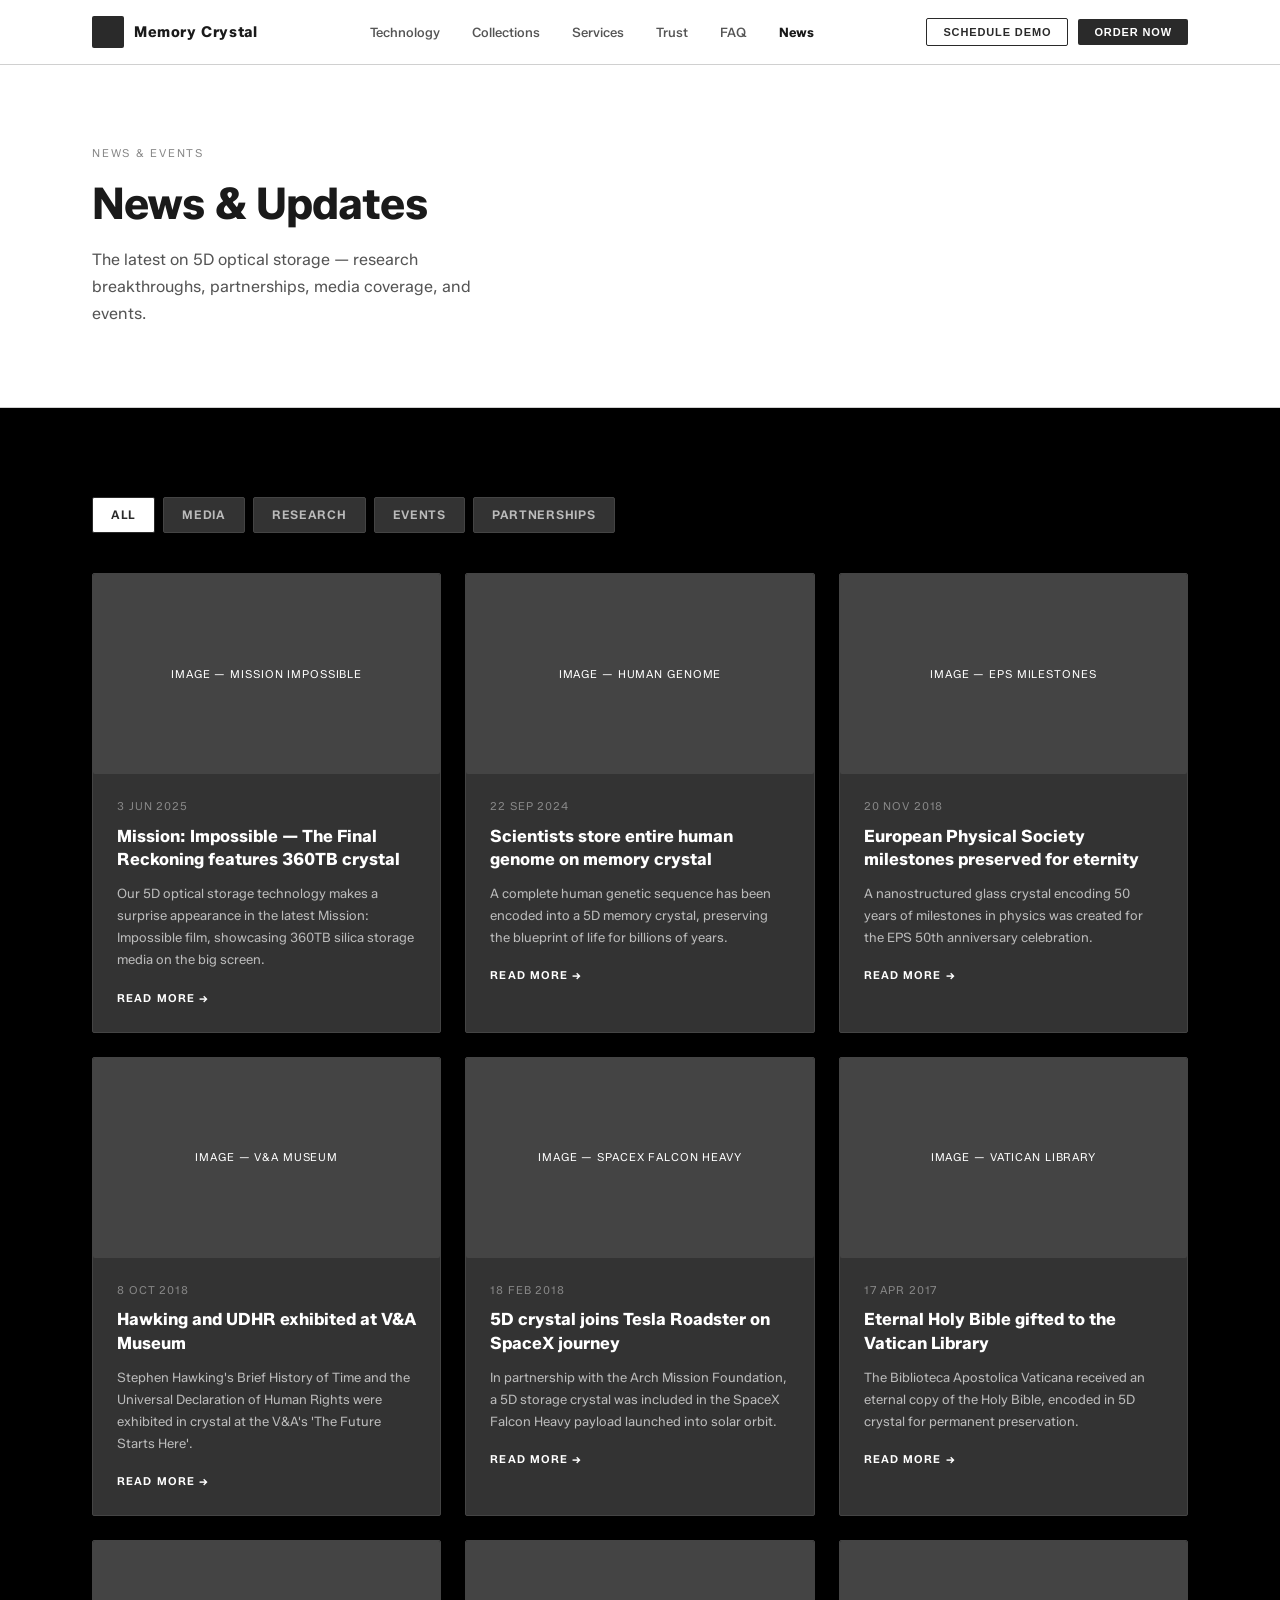
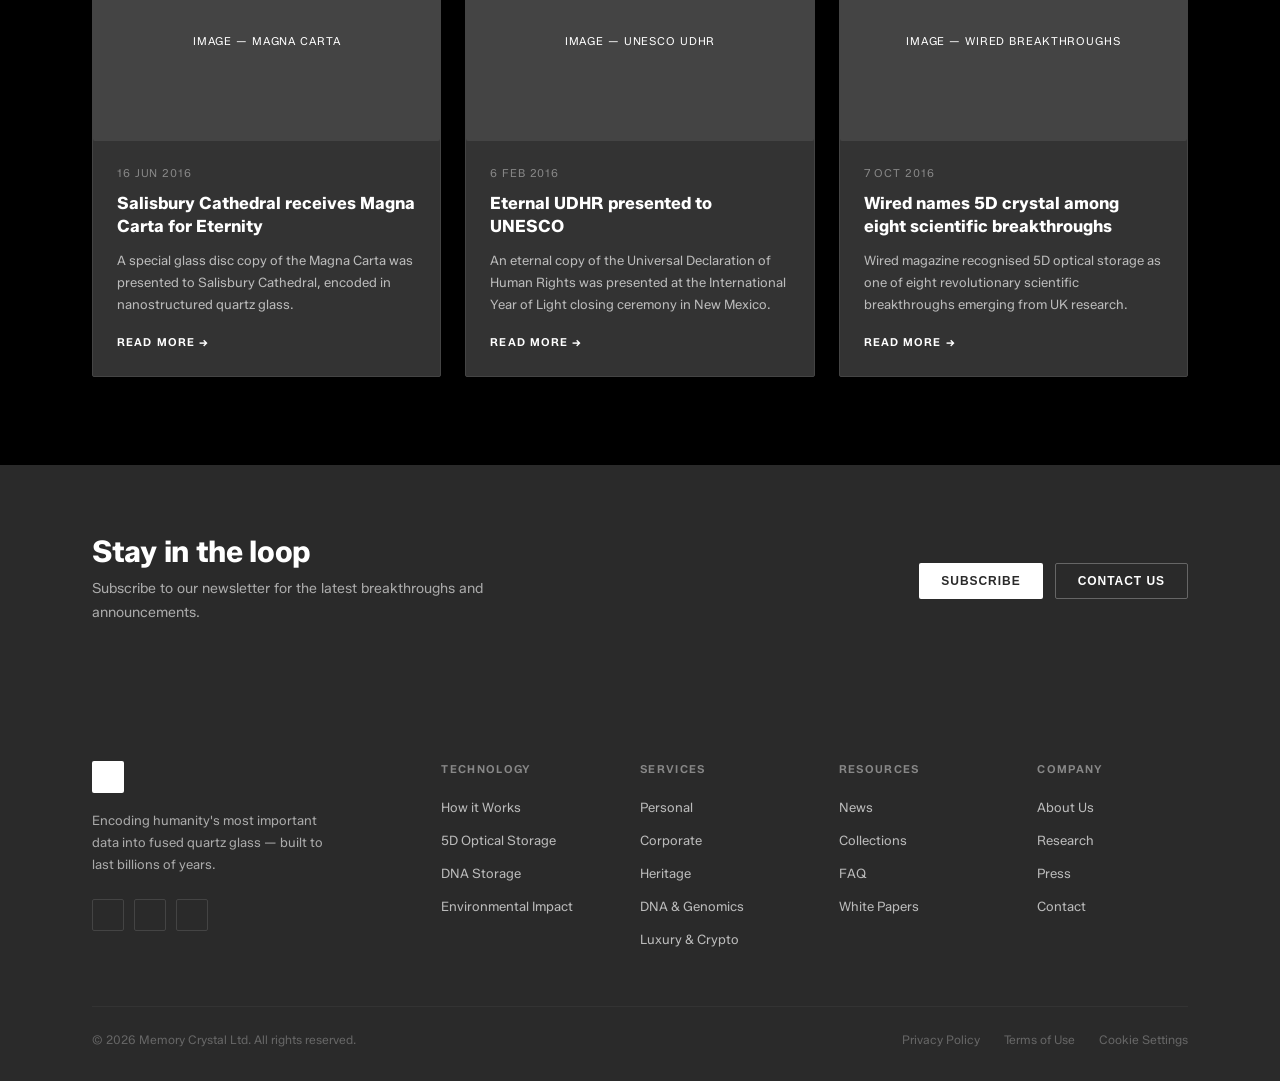
<file: news.html>
<!DOCTYPE html>
<html lang="en">
<head>
  <meta charset="UTF-8" />
  <meta name="viewport" content="width=device-width, initial-scale=1.0" />
  <title>News — Memory Crystal</title>
  <link rel="preconnect" href="https://fonts.googleapis.com" />
  <link rel="preconnect" href="https://fonts.gstatic.com" crossorigin />
  <link rel="stylesheet" href="https://fonts.googleapis.com/css2?family=Zalando+Sans:wght@400;500;600;700&display=swap" />
  <link rel="stylesheet" href="styles.css" />
</head>
<body>

<!-- ════════════════════════════════════════════════
  NAVIGATION
════════════════════════════════════════════════ -->
<nav>
  <div class="container">
    <div class="nav-inner">
      <a class="nav-logo" href="index.html">
        <div class="nav-logo-box"></div>
        <span class="nav-logo-text">Memory Crystal</span>
      </a>
      <button class="nav-toggle" aria-label="Menu"><span></span><span></span><span></span></button>
      <ul class="nav-links">
        <li><a href="technology.html">Technology</a></li>
        <li><a href="collections.html">Collections</a></li>
        <li><a href="services.html">Services</a></li>
        <li><a href="trust.html">Trust</a></li>
        <li><a href="faq.html">FAQ</a></li>
        <li><a class="active" href="news.html">News</a></li>
      </ul>
      <div class="nav-actions">
        <button class="btn btn-ghost btn-sm">Schedule Demo</button>
        <button class="btn btn-dark btn-sm">Order Now</button>
      </div>
    </div>
  </div>
</nav>


<!-- ════════════════════════════════════════════════
  PAGE HERO
════════════════════════════════════════════════ -->
<section class="page-hero">
  <div class="container">
    <div class="page-hero-content">
      <p class="hero-eyebrow">News & Events</p>
      <h1 class="hero-headline">News & Updates</h1>
      <p class="hero-sub">
        The latest on 5D optical storage — research breakthroughs, partnerships, media coverage, and events.
      </p>
    </div>
  </div>
</section>


<!-- ════════════════════════════════════════════════
  BLOG GRID
════════════════════════════════════════════════ -->
<section class="blog inverted">
  <div class="container">

    <div class="filter-tabs">
      <div class="filter-tab active">All</div>
      <div class="filter-tab">Media</div>
      <div class="filter-tab">Research</div>
      <div class="filter-tab">Events</div>
      <div class="filter-tab">Partnerships</div>
    </div>

    <div class="blog-grid">

      <!-- Card A -->
      <div class="blog-card">
        <div class="img-ph blog-img">IMAGE — Mission Impossible</div>
        <div class="blog-info">
          <p class="blog-date">3 Jun 2025</p>
          <p class="blog-title">Mission: Impossible — The Final Reckoning features 360TB crystal</p>
          <p class="blog-excerpt">Our 5D optical storage technology makes a surprise appearance in the latest Mission: Impossible film, showcasing 360TB silica storage media on the big screen.</p>
          <a class="blog-link" href="#">Read More</a>
        </div>
      </div>

      <!-- Card B -->
      <div class="blog-card">
        <div class="img-ph blog-img">IMAGE — Human Genome</div>
        <div class="blog-info">
          <p class="blog-date">22 Sep 2024</p>
          <p class="blog-title">Scientists store entire human genome on memory crystal</p>
          <p class="blog-excerpt">A complete human genetic sequence has been encoded into a 5D memory crystal, preserving the blueprint of life for billions of years.</p>
          <a class="blog-link" href="#">Read More</a>
        </div>
      </div>

      <!-- Card C -->
      <div class="blog-card">
        <div class="img-ph blog-img">IMAGE — EPS Milestones</div>
        <div class="blog-info">
          <p class="blog-date">20 Nov 2018</p>
          <p class="blog-title">European Physical Society milestones preserved for eternity</p>
          <p class="blog-excerpt">A nanostructured glass crystal encoding 50 years of milestones in physics was created for the EPS 50th anniversary celebration.</p>
          <a class="blog-link" href="#">Read More</a>
        </div>
      </div>

      <!-- Card D -->
      <div class="blog-card">
        <div class="img-ph blog-img">IMAGE — V&A Museum</div>
        <div class="blog-info">
          <p class="blog-date">8 Oct 2018</p>
          <p class="blog-title">Hawking and UDHR exhibited at V&A Museum</p>
          <p class="blog-excerpt">Stephen Hawking's Brief History of Time and the Universal Declaration of Human Rights were exhibited in crystal at the V&A's 'The Future Starts Here'.</p>
          <a class="blog-link" href="#">Read More</a>
        </div>
      </div>

      <!-- Card E -->
      <div class="blog-card">
        <div class="img-ph blog-img">IMAGE — SpaceX Falcon Heavy</div>
        <div class="blog-info">
          <p class="blog-date">18 Feb 2018</p>
          <p class="blog-title">5D crystal joins Tesla Roadster on SpaceX journey</p>
          <p class="blog-excerpt">In partnership with the Arch Mission Foundation, a 5D storage crystal was included in the SpaceX Falcon Heavy payload launched into solar orbit.</p>
          <a class="blog-link" href="#">Read More</a>
        </div>
      </div>

      <!-- Card F -->
      <div class="blog-card">
        <div class="img-ph blog-img">IMAGE — Vatican Library</div>
        <div class="blog-info">
          <p class="blog-date">17 Apr 2017</p>
          <p class="blog-title">Eternal Holy Bible gifted to the Vatican Library</p>
          <p class="blog-excerpt">The Biblioteca Apostolica Vaticana received an eternal copy of the Holy Bible, encoded in 5D crystal for permanent preservation.</p>
          <a class="blog-link" href="#">Read More</a>
        </div>
      </div>

      <!-- Card G -->
      <div class="blog-card">
        <div class="img-ph blog-img">IMAGE — Magna Carta</div>
        <div class="blog-info">
          <p class="blog-date">16 Jun 2016</p>
          <p class="blog-title">Salisbury Cathedral receives Magna Carta for Eternity</p>
          <p class="blog-excerpt">A special glass disc copy of the Magna Carta was presented to Salisbury Cathedral, encoded in nanostructured quartz glass.</p>
          <a class="blog-link" href="#">Read More</a>
        </div>
      </div>

      <!-- Card H -->
      <div class="blog-card">
        <div class="img-ph blog-img">IMAGE — UNESCO UDHR</div>
        <div class="blog-info">
          <p class="blog-date">6 Feb 2016</p>
          <p class="blog-title">Eternal UDHR presented to UNESCO</p>
          <p class="blog-excerpt">An eternal copy of the Universal Declaration of Human Rights was presented at the International Year of Light closing ceremony in New Mexico.</p>
          <a class="blog-link" href="#">Read More</a>
        </div>
      </div>

      <!-- Card I -->
      <div class="blog-card">
        <div class="img-ph blog-img">IMAGE — Wired Breakthroughs</div>
        <div class="blog-info">
          <p class="blog-date">7 Oct 2016</p>
          <p class="blog-title">Wired names 5D crystal among eight scientific breakthroughs</p>
          <p class="blog-excerpt">Wired magazine recognised 5D optical storage as one of eight revolutionary scientific breakthroughs emerging from UK research.</p>
          <a class="blog-link" href="#">Read More</a>
        </div>
      </div>

    </div>
  </div>
</section>


<!-- ════════════════════════════════════════════════
  CTA BAND
════════════════════════════════════════════════ -->
<section class="cta-band">
  <div class="container">
    <div class="cta-inner">
      <div>
        <h2 class="cta-headline">Stay in the loop</h2>
        <p class="cta-sub">Subscribe to our newsletter for the latest breakthroughs and announcements.</p>
      </div>
      <div style="display:flex; gap:12px; flex-shrink:0;">
        <button class="btn btn-white">Subscribe</button>
        <button class="btn btn-ghost" style="color:#fff;border-color:#666;">Contact Us</button>
      </div>
    </div>
  </div>
</section>


<!-- ════════════════════════════════════════════════
  FOOTER
════════════════════════════════════════════════ -->
<footer>
  <div class="container">
    <div class="footer-top">
      <div>
        <div class="footer-logo-box"></div>
        <p class="footer-tagline">Encoding humanity's most important data into fused quartz glass — built to last billions of years.</p>
        <div class="footer-socials">
          <div class="social-icon"></div>
          <div class="social-icon"></div>
          <div class="social-icon"></div>
        </div>
      </div>
      <div>
        <p class="footer-col-title">Technology</p>
        <ul class="footer-links">
          <li><a href="technology.html">How it Works</a></li>
          <li><a href="technology.html">5D Optical Storage</a></li>
          <li><a href="technology.html">DNA Storage</a></li>
          <li><a href="technology.html">Environmental Impact</a></li>
        </ul>
      </div>
      <div>
        <p class="footer-col-title">Services</p>
        <ul class="footer-links">
          <li><a href="services.html">Personal</a></li>
          <li><a href="services.html">Corporate</a></li>
          <li><a href="services.html">Heritage</a></li>
          <li><a href="services.html">DNA & Genomics</a></li>
          <li><a href="services.html">Luxury & Crypto</a></li>
        </ul>
      </div>
      <div>
        <p class="footer-col-title">Resources</p>
        <ul class="footer-links">
          <li><a href="news.html">News</a></li>
          <li><a href="collections.html">Collections</a></li>
          <li><a href="faq.html">FAQ</a></li>
          <li><a href="#">White Papers</a></li>
        </ul>
      </div>
      <div>
        <p class="footer-col-title">Company</p>
        <ul class="footer-links">
          <li><a href="#">About Us</a></li>
          <li><a href="#">Research</a></li>
          <li><a href="#">Press</a></li>
          <li><a href="#">Contact</a></li>
        </ul>
      </div>
    </div>
    <div class="footer-bottom">
      <p class="footer-copy">&copy; 2026 Memory Crystal Ltd. All rights reserved.</p>
      <div class="footer-legal">
        <a href="#">Privacy Policy</a>
        <a href="#">Terms of Use</a>
        <a href="#">Cookie Settings</a>
      </div>
    </div>
  </div>
</footer>

<script>
document.querySelector(".nav-toggle").addEventListener("click", function() {
  document.querySelector(".nav-links").classList.toggle("open");
});
</script>
</body>
</html>
</file>
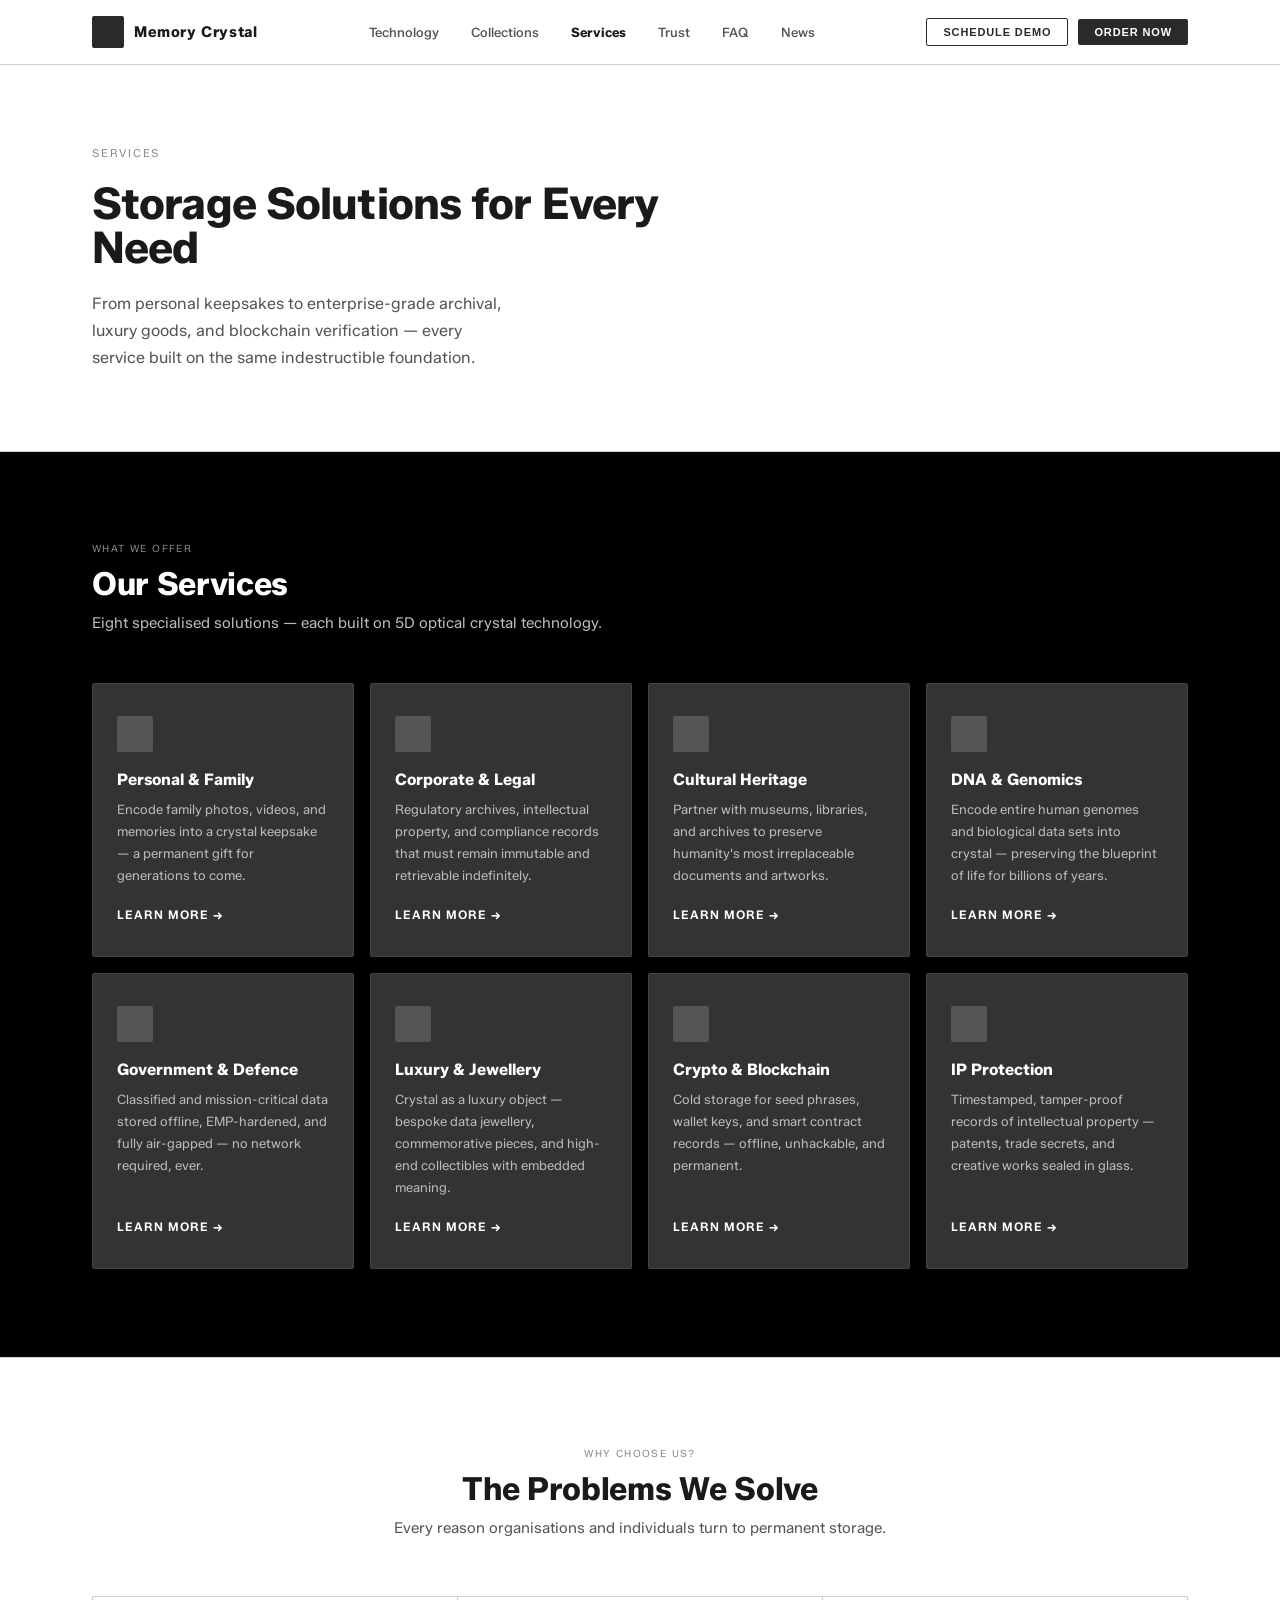
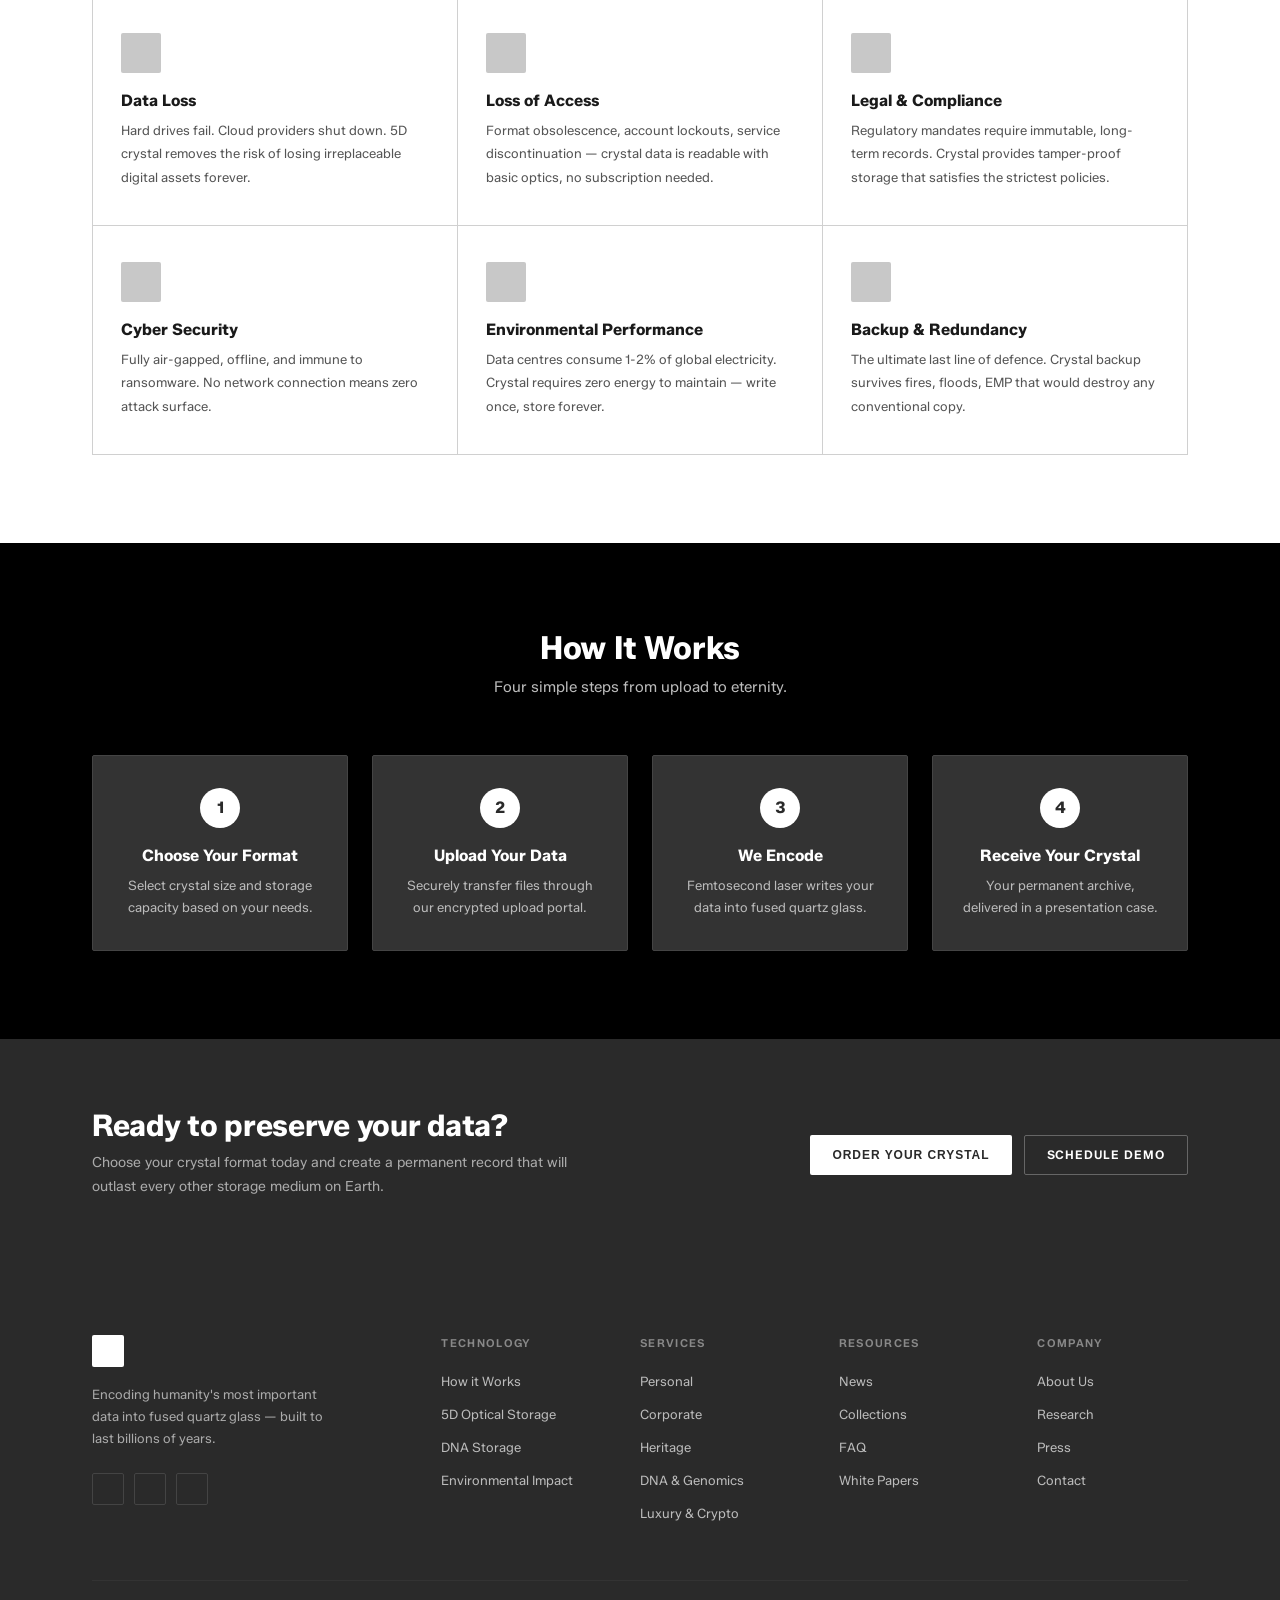
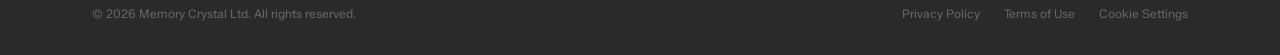
<file: services.html>
<!DOCTYPE html>
<html lang="en">
<head>
  <meta charset="UTF-8" />
  <meta name="viewport" content="width=device-width, initial-scale=1.0" />
  <title>Services — Memory Crystal</title>
  <link rel="preconnect" href="https://fonts.googleapis.com" />
  <link rel="preconnect" href="https://fonts.gstatic.com" crossorigin />
  <link rel="stylesheet" href="https://fonts.googleapis.com/css2?family=Zalando+Sans:wght@400;500;600;700&display=swap" />
  <link rel="stylesheet" href="styles.css" />
</head>
<body>

<!-- ════════════════════════════════════════════════
  NAVIGATION
════════════════════════════════════════════════ -->
<nav>
  <div class="container">
    <div class="nav-inner">
      <a class="nav-logo" href="index.html">
        <div class="nav-logo-box"></div>
        <span class="nav-logo-text">Memory Crystal</span>
      </a>
      <button class="nav-toggle" aria-label="Menu"><span></span><span></span><span></span></button>
      <ul class="nav-links">
        <li><a href="technology.html">Technology</a></li>
        <li><a href="collections.html">Collections</a></li>
        <li><a href="services.html" class="active">Services</a></li>
        <li><a href="trust.html">Trust</a></li>
        <li><a href="faq.html">FAQ</a></li>
        <li><a href="news.html">News</a></li>
      </ul>
      <div class="nav-actions">
        <button class="btn btn-ghost btn-sm">Schedule Demo</button>
        <button class="btn btn-dark btn-sm">Order Now</button>
      </div>
    </div>
  </div>
</nav>


<!-- ════════════════════════════════════════════════
  PAGE HERO
════════════════════════════════════════════════ -->
<section class="page-hero">
  <div class="container">
    <div class="page-hero-content">
      <p class="hero-eyebrow">Services</p>
      <h1 class="hero-headline">Storage Solutions for Every Need</h1>
      <p class="hero-sub">From personal keepsakes to enterprise-grade archival, luxury goods, and blockchain verification — every service built on the same indestructible foundation.</p>
    </div>
  </div>
</section>


<!-- ════════════════════════════════════════════════
  FULL SERVICES GRID
════════════════════════════════════════════════ -->
<section class="services inverted">
  <div class="container">
    <div class="services-header">
      <p class="section-tag">What we offer</p>
      <h2 class="services-headline">Our Services</h2>
      <p class="services-sub">Eight specialised solutions — each built on 5D optical crystal technology.</p>
    </div>
    <div class="services-grid">
      <div class="service-card">
        <div>
          <div class="service-icon"></div>
          <h3 class="service-title">Personal & Family</h3>
          <p class="service-text">Encode family photos, videos, and memories into a crystal keepsake — a permanent gift for generations to come.</p>
        </div>
        <a class="service-link" href="#">Learn More</a>
      </div>
      <div class="service-card">
        <div>
          <div class="service-icon"></div>
          <h3 class="service-title">Corporate & Legal</h3>
          <p class="service-text">Regulatory archives, intellectual property, and compliance records that must remain immutable and retrievable indefinitely.</p>
        </div>
        <a class="service-link" href="#">Learn More</a>
      </div>
      <div class="service-card">
        <div>
          <div class="service-icon"></div>
          <h3 class="service-title">Cultural Heritage</h3>
          <p class="service-text">Partner with museums, libraries, and archives to preserve humanity's most irreplaceable documents and artworks.</p>
        </div>
        <a class="service-link" href="#">Learn More</a>
      </div>
      <div class="service-card">
        <div>
          <div class="service-icon"></div>
          <h3 class="service-title">DNA & Genomics</h3>
          <p class="service-text">Encode entire human genomes and biological data sets into crystal — preserving the blueprint of life for billions of years.</p>
        </div>
        <a class="service-link" href="#">Learn More</a>
      </div>
      <div class="service-card">
        <div>
          <div class="service-icon"></div>
          <h3 class="service-title">Government & Defence</h3>
          <p class="service-text">Classified and mission-critical data stored offline, EMP-hardened, and fully air-gapped — no network required, ever.</p>
        </div>
        <a class="service-link" href="#">Learn More</a>
      </div>
      <div class="service-card">
        <div>
          <div class="service-icon"></div>
          <h3 class="service-title">Luxury & Jewellery</h3>
          <p class="service-text">Crystal as a luxury object — bespoke data jewellery, commemorative pieces, and high-end collectibles with embedded meaning.</p>
        </div>
        <a class="service-link" href="#">Learn More</a>
      </div>
      <div class="service-card">
        <div>
          <div class="service-icon"></div>
          <h3 class="service-title">Crypto & Blockchain</h3>
          <p class="service-text">Cold storage for seed phrases, wallet keys, and smart contract records — offline, unhackable, and permanent.</p>
        </div>
        <a class="service-link" href="#">Learn More</a>
      </div>
      <div class="service-card">
        <div>
          <div class="service-icon"></div>
          <h3 class="service-title">IP Protection</h3>
          <p class="service-text">Timestamped, tamper-proof records of intellectual property — patents, trade secrets, and creative works sealed in glass.</p>
        </div>
        <a class="service-link" href="#">Learn More</a>
      </div>
    </div>
  </div>
</section>


<!-- ════════════════════════════════════════════════
  WHY CHOOSE US — REASONS
════════════════════════════════════════════════ -->
<section class="why">
  <div class="container">
    <div class="why-header">
      <p class="section-tag">Why choose us?</p>
      <h2 class="why-headline">The Problems We Solve</h2>
      <p class="why-sub">Every reason organisations and individuals turn to permanent storage.</p>
    </div>
    <div class="reasons-grid">
      <div class="reason-card">
        <div class="reason-icon"></div>
        <h3 class="reason-title">Data Loss</h3>
        <p class="reason-text">Hard drives fail. Cloud providers shut down. 5D crystal removes the risk of losing irreplaceable digital assets forever.</p>
      </div>
      <div class="reason-card">
        <div class="reason-icon"></div>
        <h3 class="reason-title">Loss of Access</h3>
        <p class="reason-text">Format obsolescence, account lockouts, service discontinuation — crystal data is readable with basic optics, no subscription needed.</p>
      </div>
      <div class="reason-card">
        <div class="reason-icon"></div>
        <h3 class="reason-title">Legal & Compliance</h3>
        <p class="reason-text">Regulatory mandates require immutable, long-term records. Crystal provides tamper-proof storage that satisfies the strictest policies.</p>
      </div>
      <div class="reason-card">
        <div class="reason-icon"></div>
        <h3 class="reason-title">Cyber Security</h3>
        <p class="reason-text">Fully air-gapped, offline, and immune to ransomware. No network connection means zero attack surface.</p>
      </div>
      <div class="reason-card">
        <div class="reason-icon"></div>
        <h3 class="reason-title">Environmental Performance</h3>
        <p class="reason-text">Data centres consume 1-2% of global electricity. Crystal requires zero energy to maintain — write once, store forever.</p>
      </div>
      <div class="reason-card">
        <div class="reason-icon"></div>
        <h3 class="reason-title">Backup & Redundancy</h3>
        <p class="reason-text">The ultimate last line of defence. Crystal backup survives fires, floods, EMP that would destroy any conventional copy.</p>
      </div>
    </div>
  </div>
</section>


<!-- ════════════════════════════════════════════════
  PROCESS — HOW IT WORKS
════════════════════════════════════════════════ -->
<section class="process inverted">
  <div class="container">
    <div class="process-header">
      <h2 class="process-headline">How It Works</h2>
      <p class="process-sub">Four simple steps from upload to eternity.</p>
    </div>
    <div class="process-grid">
      <div class="process-step">
        <div class="process-num">1</div>
        <h3 class="process-step-title">Choose Your Format</h3>
        <p class="process-step-text">Select crystal size and storage capacity based on your needs.</p>
      </div>
      <div class="process-step">
        <div class="process-num">2</div>
        <h3 class="process-step-title">Upload Your Data</h3>
        <p class="process-step-text">Securely transfer files through our encrypted upload portal.</p>
      </div>
      <div class="process-step">
        <div class="process-num">3</div>
        <h3 class="process-step-title">We Encode</h3>
        <p class="process-step-text">Femtosecond laser writes your data into fused quartz glass.</p>
      </div>
      <div class="process-step">
        <div class="process-num">4</div>
        <h3 class="process-step-title">Receive Your Crystal</h3>
        <p class="process-step-text">Your permanent archive, delivered in a presentation case.</p>
      </div>
    </div>
  </div>
</section>


<!-- ════════════════════════════════════════════════
  CTA BAND
════════════════════════════════════════════════ -->
<section class="cta-band">
  <div class="container">
    <div class="cta-inner">
      <div>
        <h2 class="cta-headline">Ready to preserve your data?</h2>
        <p class="cta-sub">Choose your crystal format today and create a permanent record that will outlast every other storage medium on Earth.</p>
      </div>
      <div style="display:flex; gap:12px; flex-shrink:0;">
        <button class="btn btn-white">Order Your Crystal</button>
        <a class="btn btn-ghost" style="color:#fff;border-color:#666;" href="#">Schedule Demo</a>
      </div>
    </div>
  </div>
</section>


<!-- ════════════════════════════════════════════════
  FOOTER
════════════════════════════════════════════════ -->
<footer>
  <div class="container">
    <div class="footer-top">
      <div>
        <div class="footer-logo-box"></div>
        <p class="footer-tagline">Encoding humanity's most important data into fused quartz glass — built to last billions of years.</p>
        <div class="footer-socials">
          <div class="social-icon"></div>
          <div class="social-icon"></div>
          <div class="social-icon"></div>
        </div>
      </div>
      <div>
        <p class="footer-col-title">Technology</p>
        <ul class="footer-links">
          <li><a href="technology.html">How it Works</a></li>
          <li><a href="technology.html">5D Optical Storage</a></li>
          <li><a href="technology.html">DNA Storage</a></li>
          <li><a href="technology.html">Environmental Impact</a></li>
        </ul>
      </div>
      <div>
        <p class="footer-col-title">Services</p>
        <ul class="footer-links">
          <li><a href="services.html">Personal</a></li>
          <li><a href="services.html">Corporate</a></li>
          <li><a href="services.html">Heritage</a></li>
          <li><a href="services.html">DNA & Genomics</a></li>
          <li><a href="services.html">Luxury & Crypto</a></li>
        </ul>
      </div>
      <div>
        <p class="footer-col-title">Resources</p>
        <ul class="footer-links">
          <li><a href="news.html">News</a></li>
          <li><a href="collections.html">Collections</a></li>
          <li><a href="faq.html">FAQ</a></li>
          <li><a href="#">White Papers</a></li>
        </ul>
      </div>
      <div>
        <p class="footer-col-title">Company</p>
        <ul class="footer-links">
          <li><a href="#">About Us</a></li>
          <li><a href="#">Research</a></li>
          <li><a href="#">Press</a></li>
          <li><a href="#">Contact</a></li>
        </ul>
      </div>
    </div>
    <div class="footer-bottom">
      <p class="footer-copy">&copy; 2026 Memory Crystal Ltd. All rights reserved.</p>
      <div class="footer-legal">
        <a href="#">Privacy Policy</a>
        <a href="#">Terms of Use</a>
        <a href="#">Cookie Settings</a>
      </div>
    </div>
  </div>
</footer>

<script>
document.querySelector(".nav-toggle").addEventListener("click", function() {
  document.querySelector(".nav-links").classList.toggle("open");
});
</script>
</body>
</html>
</file>
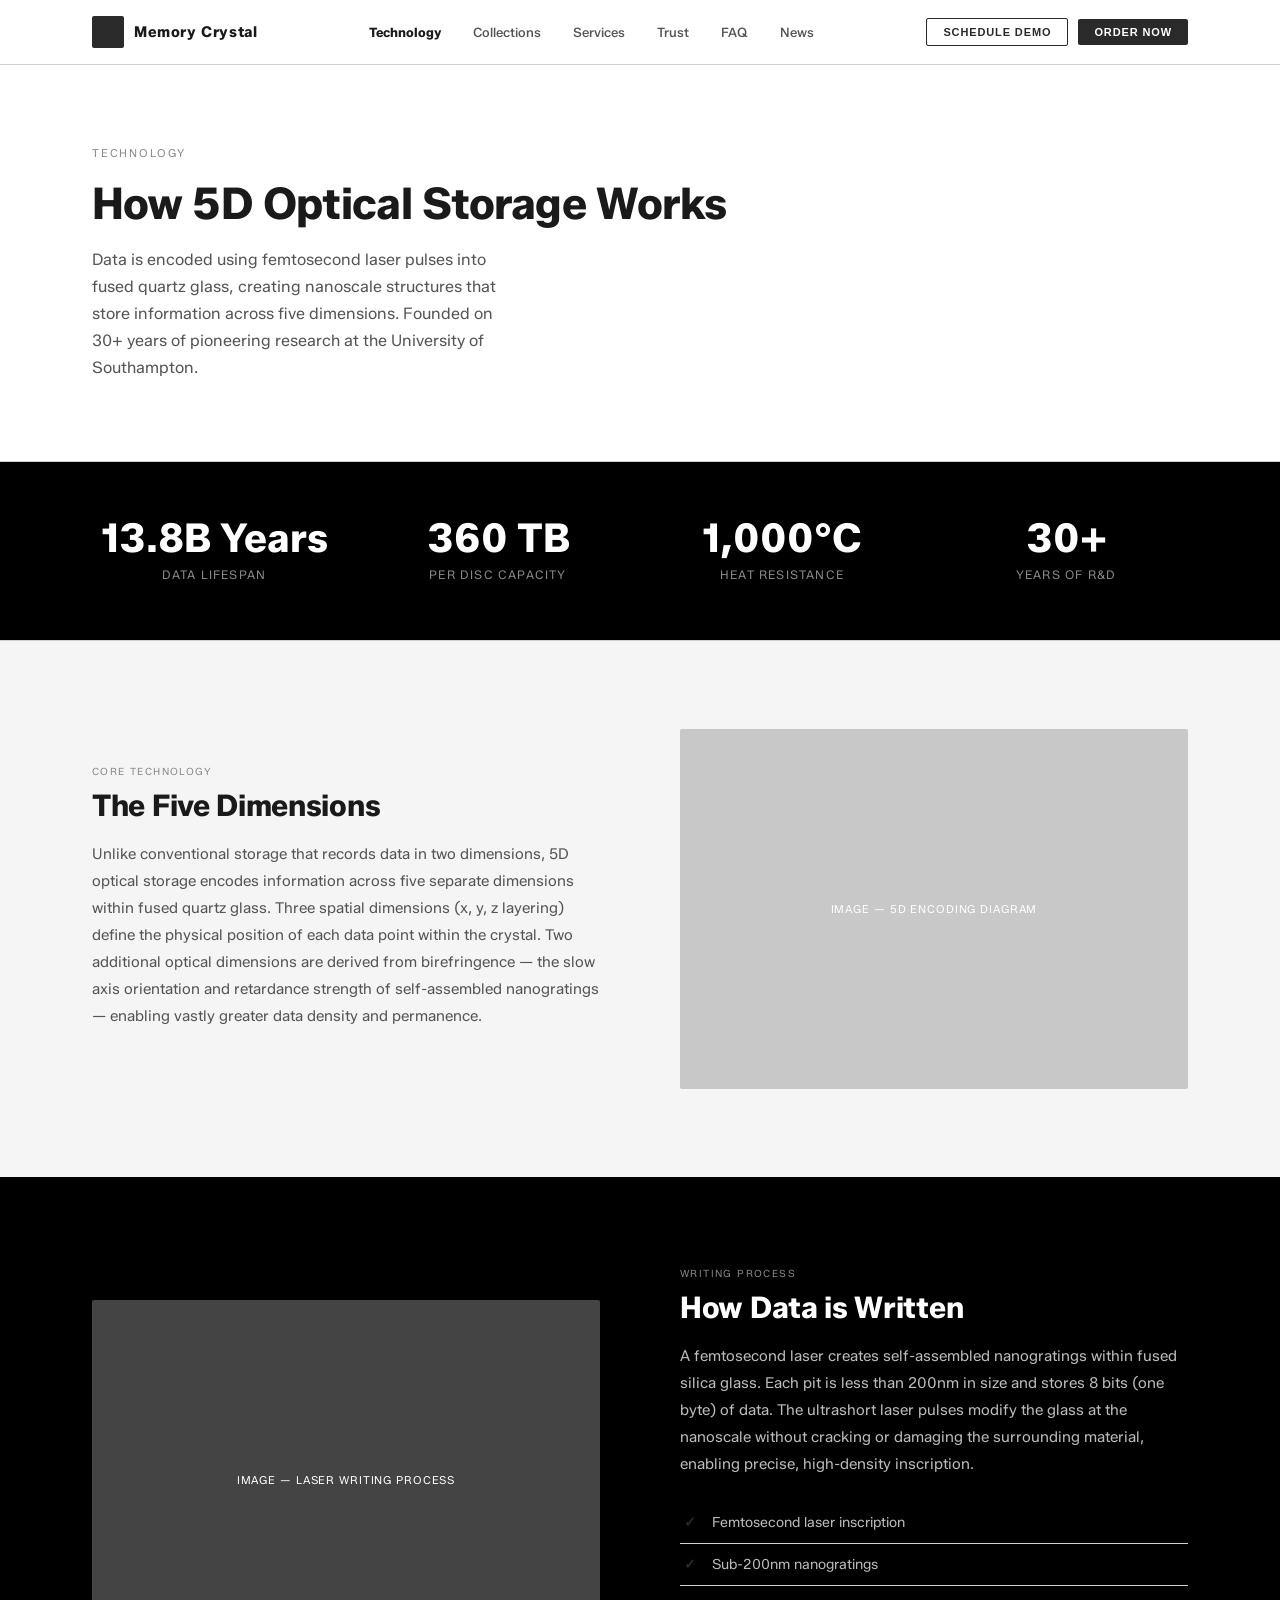
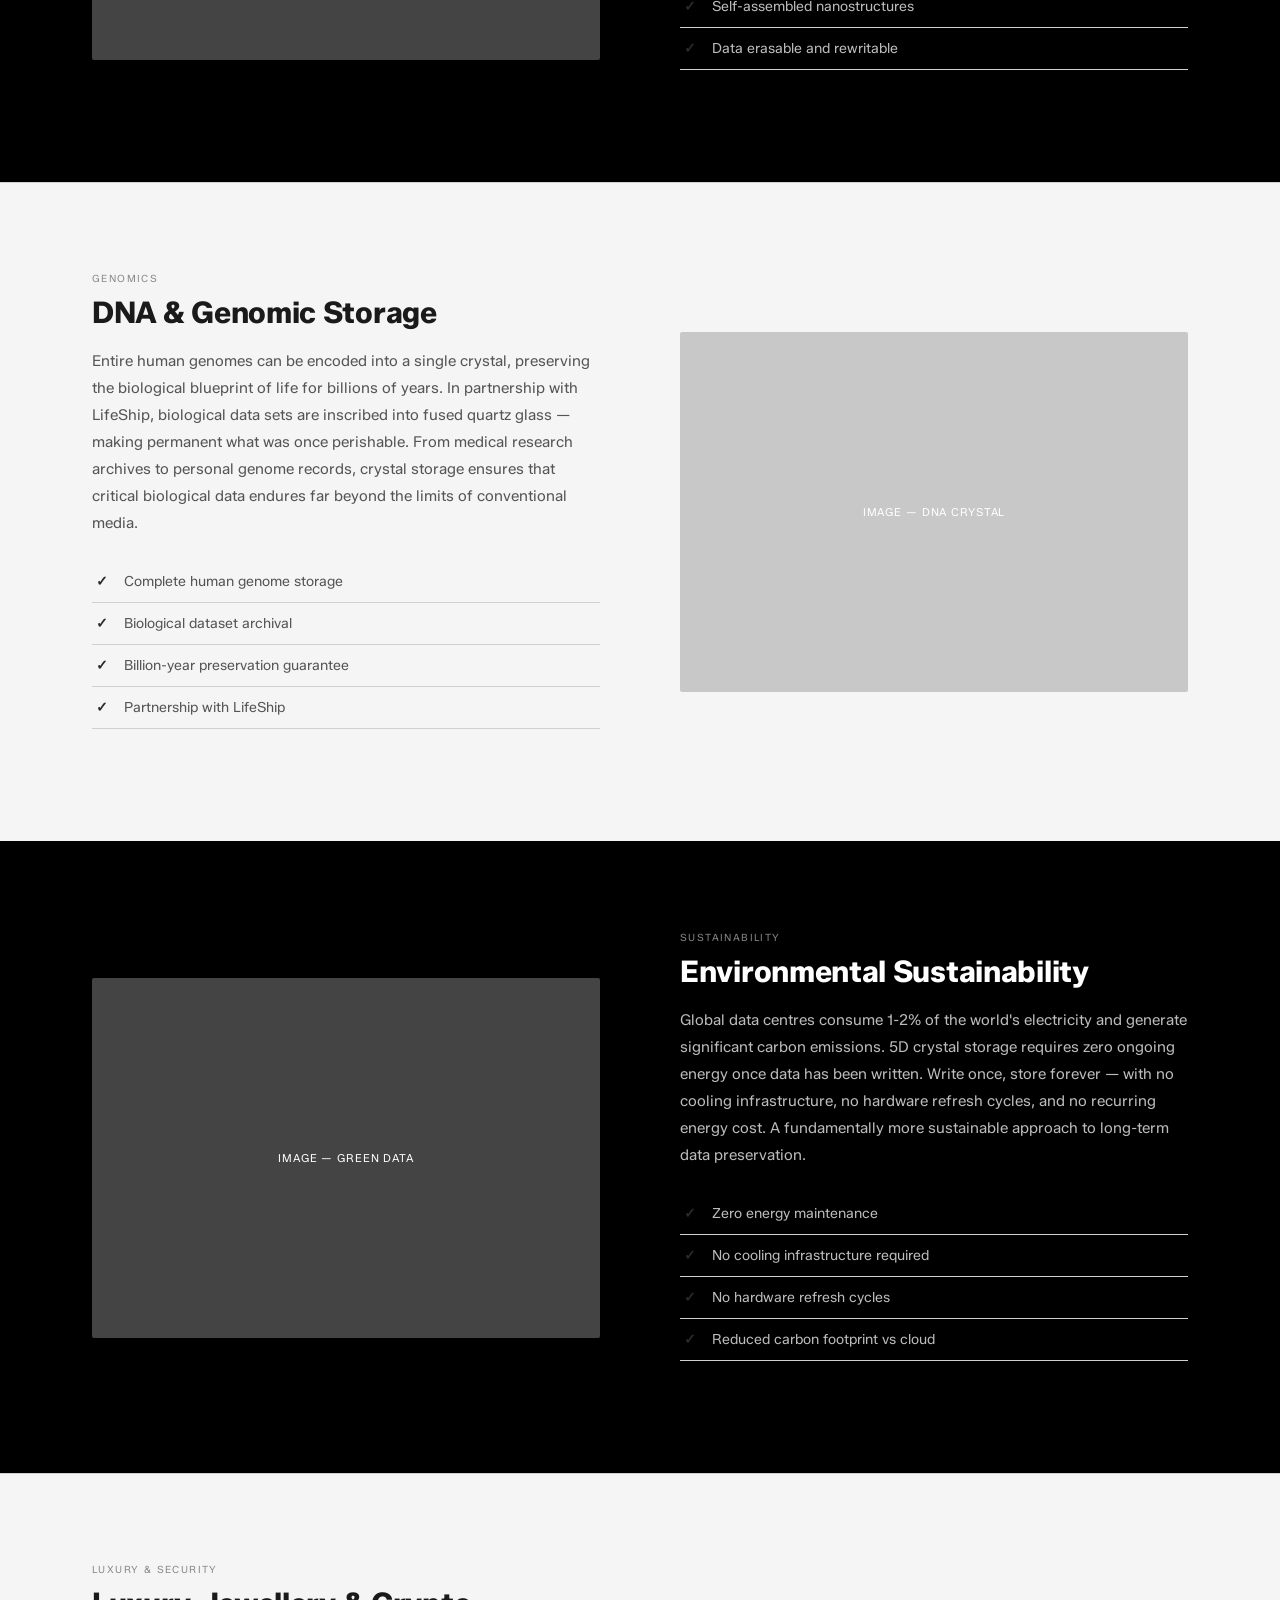
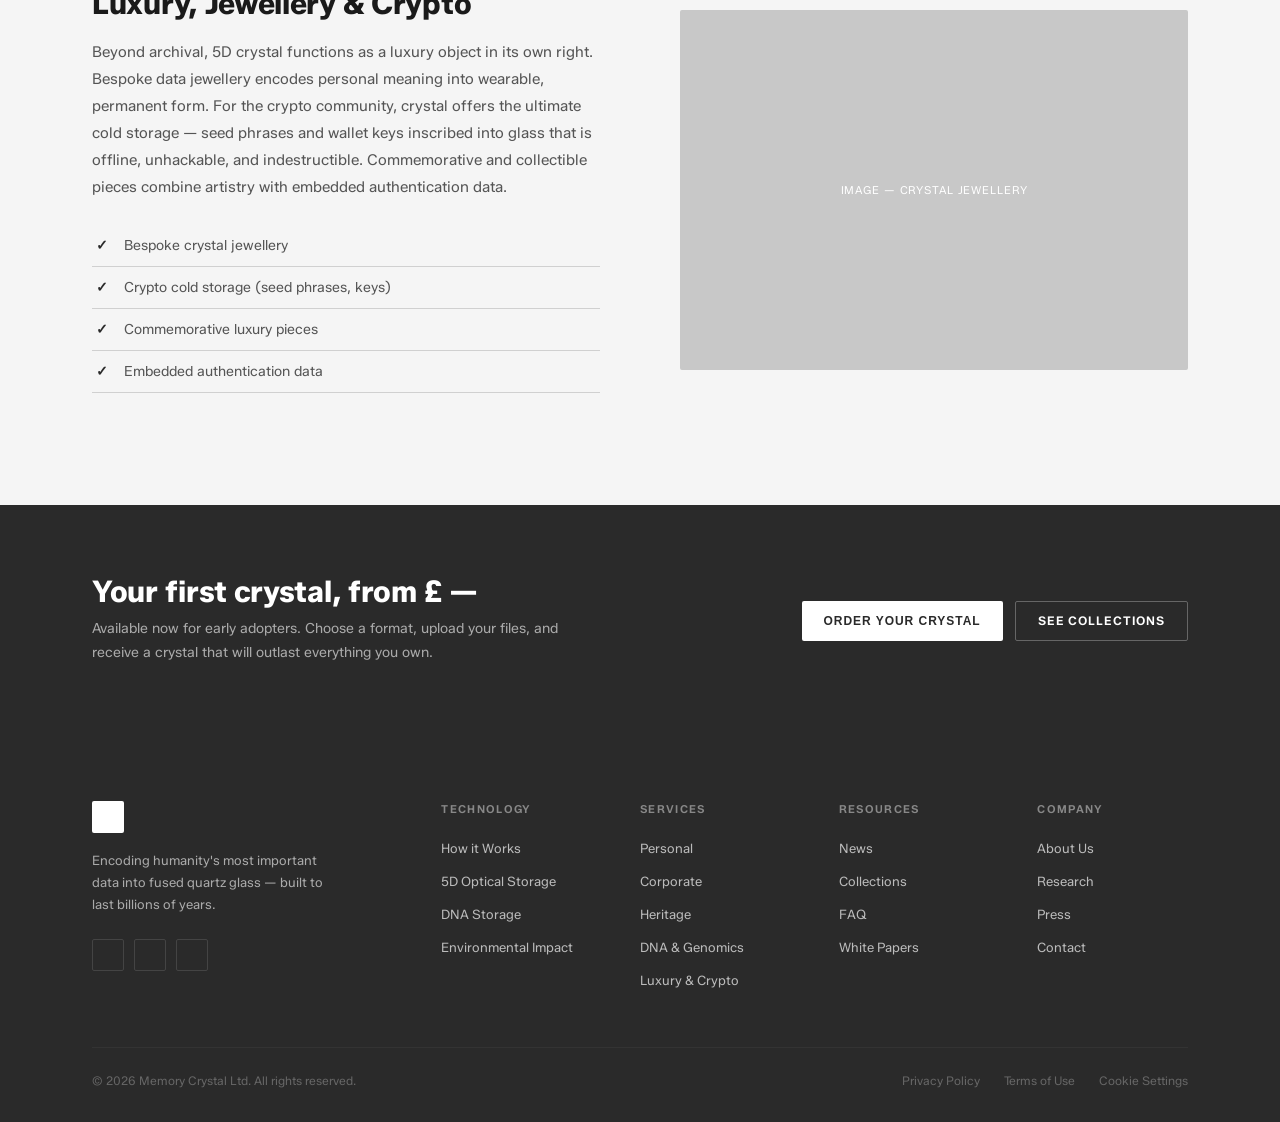
<file: technology.html>
<!DOCTYPE html>
<html lang="en">
<head>
  <meta charset="UTF-8" />
  <meta name="viewport" content="width=device-width, initial-scale=1.0" />
  <title>Technology — Memory Crystal</title>
  <link rel="preconnect" href="https://fonts.googleapis.com" />
  <link rel="preconnect" href="https://fonts.gstatic.com" crossorigin />
  <link rel="stylesheet" href="https://fonts.googleapis.com/css2?family=Zalando+Sans:wght@400;500;600;700&display=swap" />
  <link rel="stylesheet" href="styles.css" />
</head>
<body>

<!-- ════════════════════════════════════════════════
  NAVIGATION
════════════════════════════════════════════════ -->
<nav>
  <div class="container">
    <div class="nav-inner">
      <a class="nav-logo" href="index.html">
        <div class="nav-logo-box"></div>
        <span class="nav-logo-text">Memory Crystal</span>
      </a>
      <button class="nav-toggle" aria-label="Menu"><span></span><span></span><span></span></button>
      <ul class="nav-links">
        <li><a class="active" href="technology.html">Technology</a></li>
        <li><a href="collections.html">Collections</a></li>
        <li><a href="services.html">Services</a></li>
        <li><a href="trust.html">Trust</a></li>
        <li><a href="faq.html">FAQ</a></li>
        <li><a href="news.html">News</a></li>
      </ul>
      <div class="nav-actions">
        <button class="btn btn-ghost btn-sm">Schedule Demo</button>
        <button class="btn btn-dark btn-sm">Order Now</button>
      </div>
    </div>
  </div>
</nav>


<!-- ════════════════════════════════════════════════
  PAGE HERO
════════════════════════════════════════════════ -->
<section class="page-hero">
  <div class="container">
    <div class="page-hero-content">
      <p class="hero-eyebrow">Technology</p>
      <h1 class="hero-headline">How 5D Optical Storage Works</h1>
      <p class="hero-sub">
        Data is encoded using femtosecond laser pulses into fused quartz glass, creating nanoscale structures that store information across five dimensions. Founded on 30+ years of pioneering research at the University of Southampton.
      </p>
    </div>
  </div>
</section>


<!-- ════════════════════════════════════════════════
  STATS ROW
════════════════════════════════════════════════ -->
<section class="stats inverted">
  <div class="container">
    <div class="stats-grid">
      <div>
        <p class="stat-num">13.8B Years</p>
        <p class="stat-label">Data Lifespan</p>
      </div>
      <div>
        <p class="stat-num">360 TB</p>
        <p class="stat-label">Per Disc Capacity</p>
      </div>
      <div>
        <p class="stat-num">1,000&deg;C</p>
        <p class="stat-label">Heat Resistance</p>
      </div>
      <div>
        <p class="stat-num">30+</p>
        <p class="stat-label">Years of R&amp;D</p>
      </div>
    </div>
  </div>
</section>


<!-- ════════════════════════════════════════════════
  FEATURE SPLIT — The Five Dimensions
════════════════════════════════════════════════ -->
<section class="feature-split">
  <div class="container">
    <div class="feature-split-inner">
      <div>
        <p class="section-tag">Core Technology</p>
        <h2 class="feature-headline">The Five Dimensions</h2>
        <p class="feature-body">
          Unlike conventional storage that records data in two dimensions, 5D optical storage encodes information across five separate dimensions within fused quartz glass. Three spatial dimensions (x, y, z layering) define the physical position of each data point within the crystal. Two additional optical dimensions are derived from birefringence — the slow axis orientation and retardance strength of self-assembled nanogratings — enabling vastly greater data density and permanence.
        </p>
      </div>
      <div class="img-ph feature-image">IMAGE — 5D Encoding Diagram</div>
    </div>
  </div>
</section>


<!-- ════════════════════════════════════════════════
  FEATURE SPLIT REVERSED — How Data is Written
════════════════════════════════════════════════ -->
<section class="feature-split inverted">
  <div class="container">
    <div class="feature-split-inner reverse">
      <div>
        <p class="section-tag">Writing Process</p>
        <h2 class="feature-headline">How Data is Written</h2>
        <p class="feature-body">
          A femtosecond laser creates self-assembled nanogratings within fused silica glass. Each pit is less than 200nm in size and stores 8 bits (one byte) of data. The ultrashort laser pulses modify the glass at the nanoscale without cracking or damaging the surrounding material, enabling precise, high-density inscription.
        </p>
        <ul class="feature-list">
          <li>Femtosecond laser inscription</li>
          <li>Sub-200nm nanogratings</li>
          <li>Self-assembled nanostructures</li>
          <li>Data erasable and rewritable</li>
        </ul>
      </div>
      <div class="img-ph feature-image">IMAGE — Laser Writing Process</div>
    </div>
  </div>
</section>


<!-- ════════════════════════════════════════════════
  FEATURE SPLIT — DNA & Genomic Storage
════════════════════════════════════════════════ -->
<section class="feature-split">
  <div class="container">
    <div class="feature-split-inner">
      <div>
        <p class="section-tag">Genomics</p>
        <h2 class="feature-headline">DNA &amp; Genomic Storage</h2>
        <p class="feature-body">
          Entire human genomes can be encoded into a single crystal, preserving the biological blueprint of life for billions of years. In partnership with LifeShip, biological data sets are inscribed into fused quartz glass — making permanent what was once perishable. From medical research archives to personal genome records, crystal storage ensures that critical biological data endures far beyond the limits of conventional media.
        </p>
        <ul class="feature-list">
          <li>Complete human genome storage</li>
          <li>Biological dataset archival</li>
          <li>Billion-year preservation guarantee</li>
          <li>Partnership with LifeShip</li>
        </ul>
      </div>
      <div class="img-ph feature-image">IMAGE — DNA Crystal</div>
    </div>
  </div>
</section>


<!-- ════════════════════════════════════════════════
  FEATURE SPLIT REVERSED — Environmental Sustainability
════════════════════════════════════════════════ -->
<section class="feature-split inverted">
  <div class="container">
    <div class="feature-split-inner reverse">
      <div>
        <p class="section-tag">Sustainability</p>
        <h2 class="feature-headline">Environmental Sustainability</h2>
        <p class="feature-body">
          Global data centres consume 1-2% of the world's electricity and generate significant carbon emissions. 5D crystal storage requires zero ongoing energy once data has been written. Write once, store forever — with no cooling infrastructure, no hardware refresh cycles, and no recurring energy cost. A fundamentally more sustainable approach to long-term data preservation.
        </p>
        <ul class="feature-list">
          <li>Zero energy maintenance</li>
          <li>No cooling infrastructure required</li>
          <li>No hardware refresh cycles</li>
          <li>Reduced carbon footprint vs cloud</li>
        </ul>
      </div>
      <div class="img-ph feature-image">IMAGE — Green Data</div>
    </div>
  </div>
</section>


<!-- ════════════════════════════════════════════════
  FEATURE SPLIT — Luxury, Jewellery & Crypto
════════════════════════════════════════════════ -->
<section class="feature-split">
  <div class="container">
    <div class="feature-split-inner">
      <div>
        <p class="section-tag">Luxury &amp; Security</p>
        <h2 class="feature-headline">Luxury, Jewellery &amp; Crypto</h2>
        <p class="feature-body">
          Beyond archival, 5D crystal functions as a luxury object in its own right. Bespoke data jewellery encodes personal meaning into wearable, permanent form. For the crypto community, crystal offers the ultimate cold storage — seed phrases and wallet keys inscribed into glass that is offline, unhackable, and indestructible. Commemorative and collectible pieces combine artistry with embedded authentication data.
        </p>
        <ul class="feature-list">
          <li>Bespoke crystal jewellery</li>
          <li>Crypto cold storage (seed phrases, keys)</li>
          <li>Commemorative luxury pieces</li>
          <li>Embedded authentication data</li>
        </ul>
      </div>
      <div class="img-ph feature-image">IMAGE — Crystal Jewellery</div>
    </div>
  </div>
</section>


<!-- ════════════════════════════════════════════════
  CTA BAND
════════════════════════════════════════════════ -->
<section class="cta-band">
  <div class="container">
    <div class="cta-inner">
      <div>
        <h2 class="cta-headline">Your first crystal, from &pound; &mdash;</h2>
        <p class="cta-sub">Available now for early adopters. Choose a format, upload your files, and receive a crystal that will outlast everything you own.</p>
      </div>
      <div style="display:flex; gap:12px; flex-shrink:0;">
        <button class="btn btn-white">Order Your Crystal</button>
        <a class="btn btn-ghost" style="color:#fff;border-color:#666;" href="collections.html">See Collections</a>
      </div>
    </div>
  </div>
</section>


<!-- ════════════════════════════════════════════════
  FOOTER
════════════════════════════════════════════════ -->
<footer>
  <div class="container">
    <div class="footer-top">
      <div>
        <div class="footer-logo-box"></div>
        <p class="footer-tagline">Encoding humanity's most important data into fused quartz glass — built to last billions of years.</p>
        <div class="footer-socials">
          <div class="social-icon"></div>
          <div class="social-icon"></div>
          <div class="social-icon"></div>
        </div>
      </div>
      <div>
        <p class="footer-col-title">Technology</p>
        <ul class="footer-links">
          <li><a href="technology.html">How it Works</a></li>
          <li><a href="technology.html">5D Optical Storage</a></li>
          <li><a href="technology.html">DNA Storage</a></li>
          <li><a href="technology.html">Environmental Impact</a></li>
        </ul>
      </div>
      <div>
        <p class="footer-col-title">Services</p>
        <ul class="footer-links">
          <li><a href="services.html">Personal</a></li>
          <li><a href="services.html">Corporate</a></li>
          <li><a href="services.html">Heritage</a></li>
          <li><a href="services.html">DNA & Genomics</a></li>
          <li><a href="services.html">Luxury & Crypto</a></li>
        </ul>
      </div>
      <div>
        <p class="footer-col-title">Resources</p>
        <ul class="footer-links">
          <li><a href="news.html">News</a></li>
          <li><a href="collections.html">Collections</a></li>
          <li><a href="faq.html">FAQ</a></li>
          <li><a href="#">White Papers</a></li>
        </ul>
      </div>
      <div>
        <p class="footer-col-title">Company</p>
        <ul class="footer-links">
          <li><a href="#">About Us</a></li>
          <li><a href="#">Research</a></li>
          <li><a href="#">Press</a></li>
          <li><a href="#">Contact</a></li>
        </ul>
      </div>
    </div>
    <div class="footer-bottom">
      <p class="footer-copy">&copy; 2026 Memory Crystal Ltd. All rights reserved.</p>
      <div class="footer-legal">
        <a href="#">Privacy Policy</a>
        <a href="#">Terms of Use</a>
        <a href="#">Cookie Settings</a>
      </div>
    </div>
  </div>
</footer>

<script>
document.querySelector(".nav-toggle").addEventListener("click", function() {
  document.querySelector(".nav-links").classList.toggle("open");
});
</script>
</body>
</html>
</file>
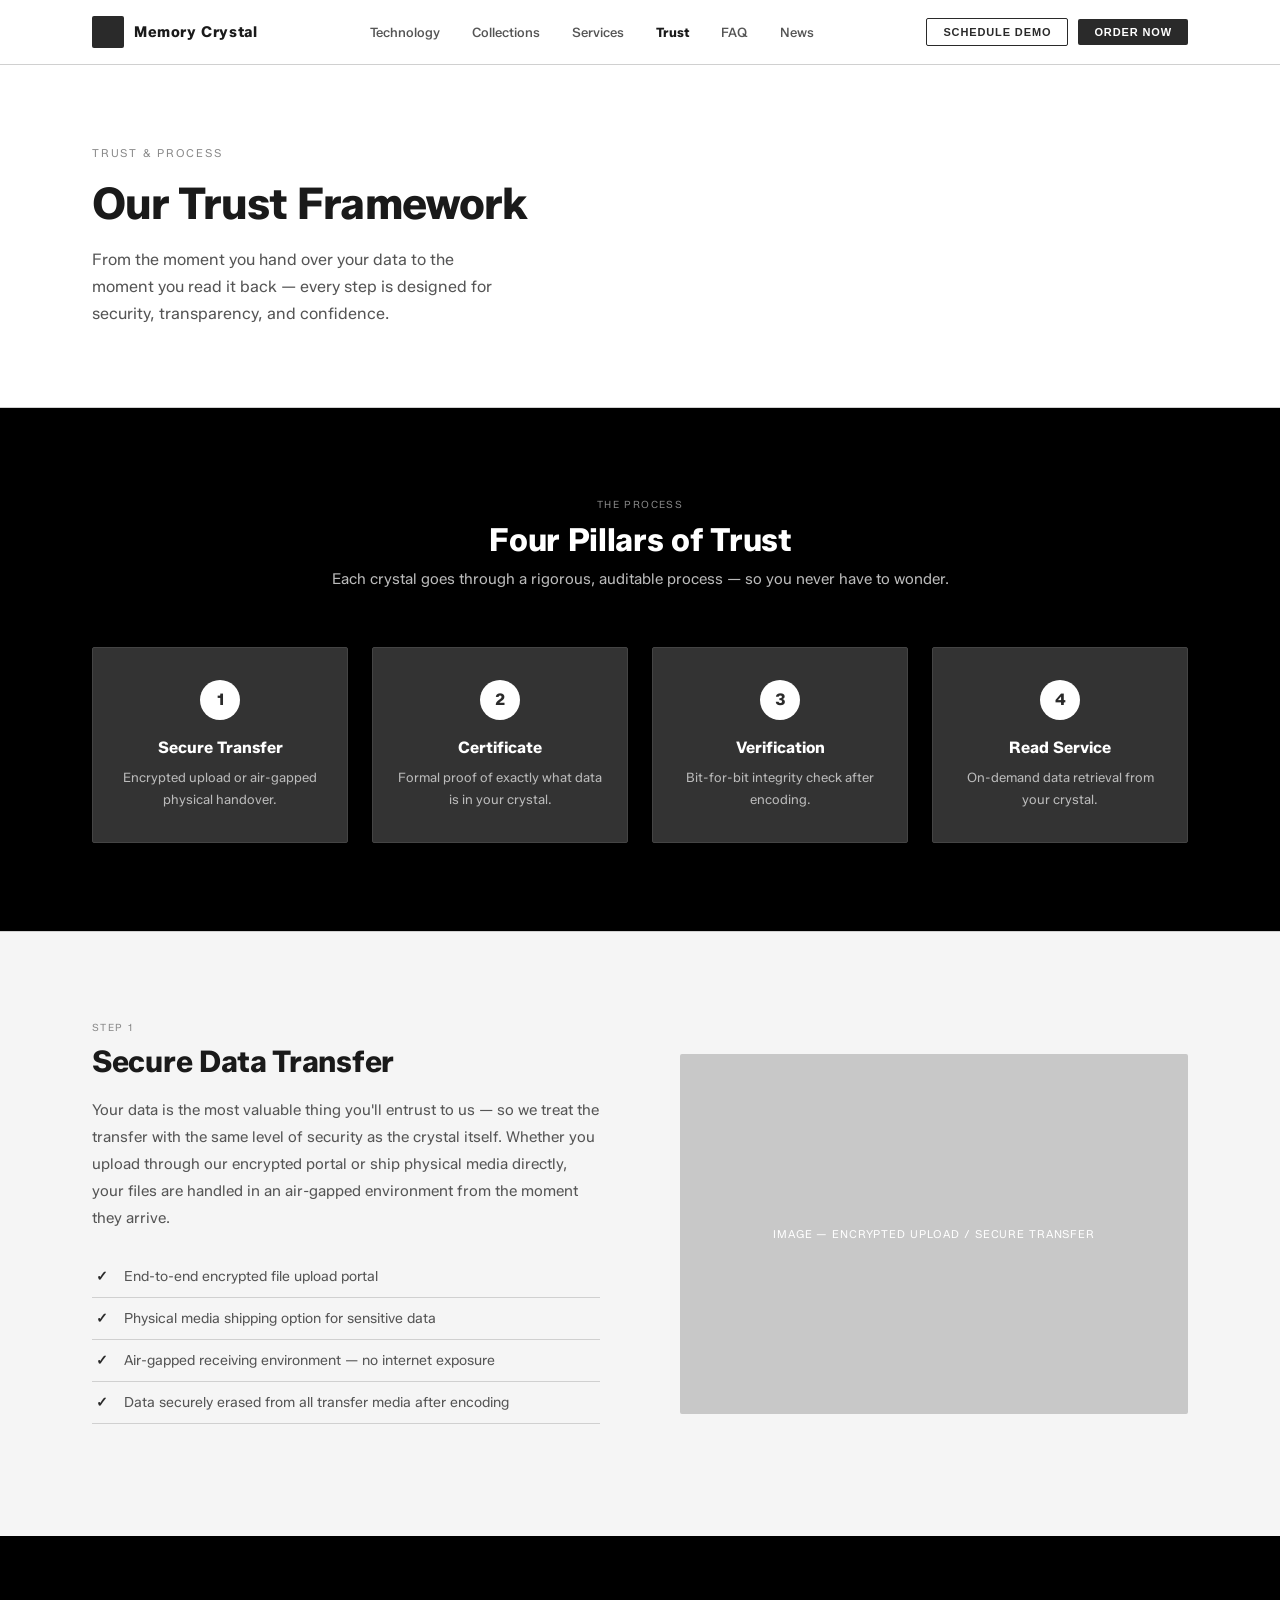
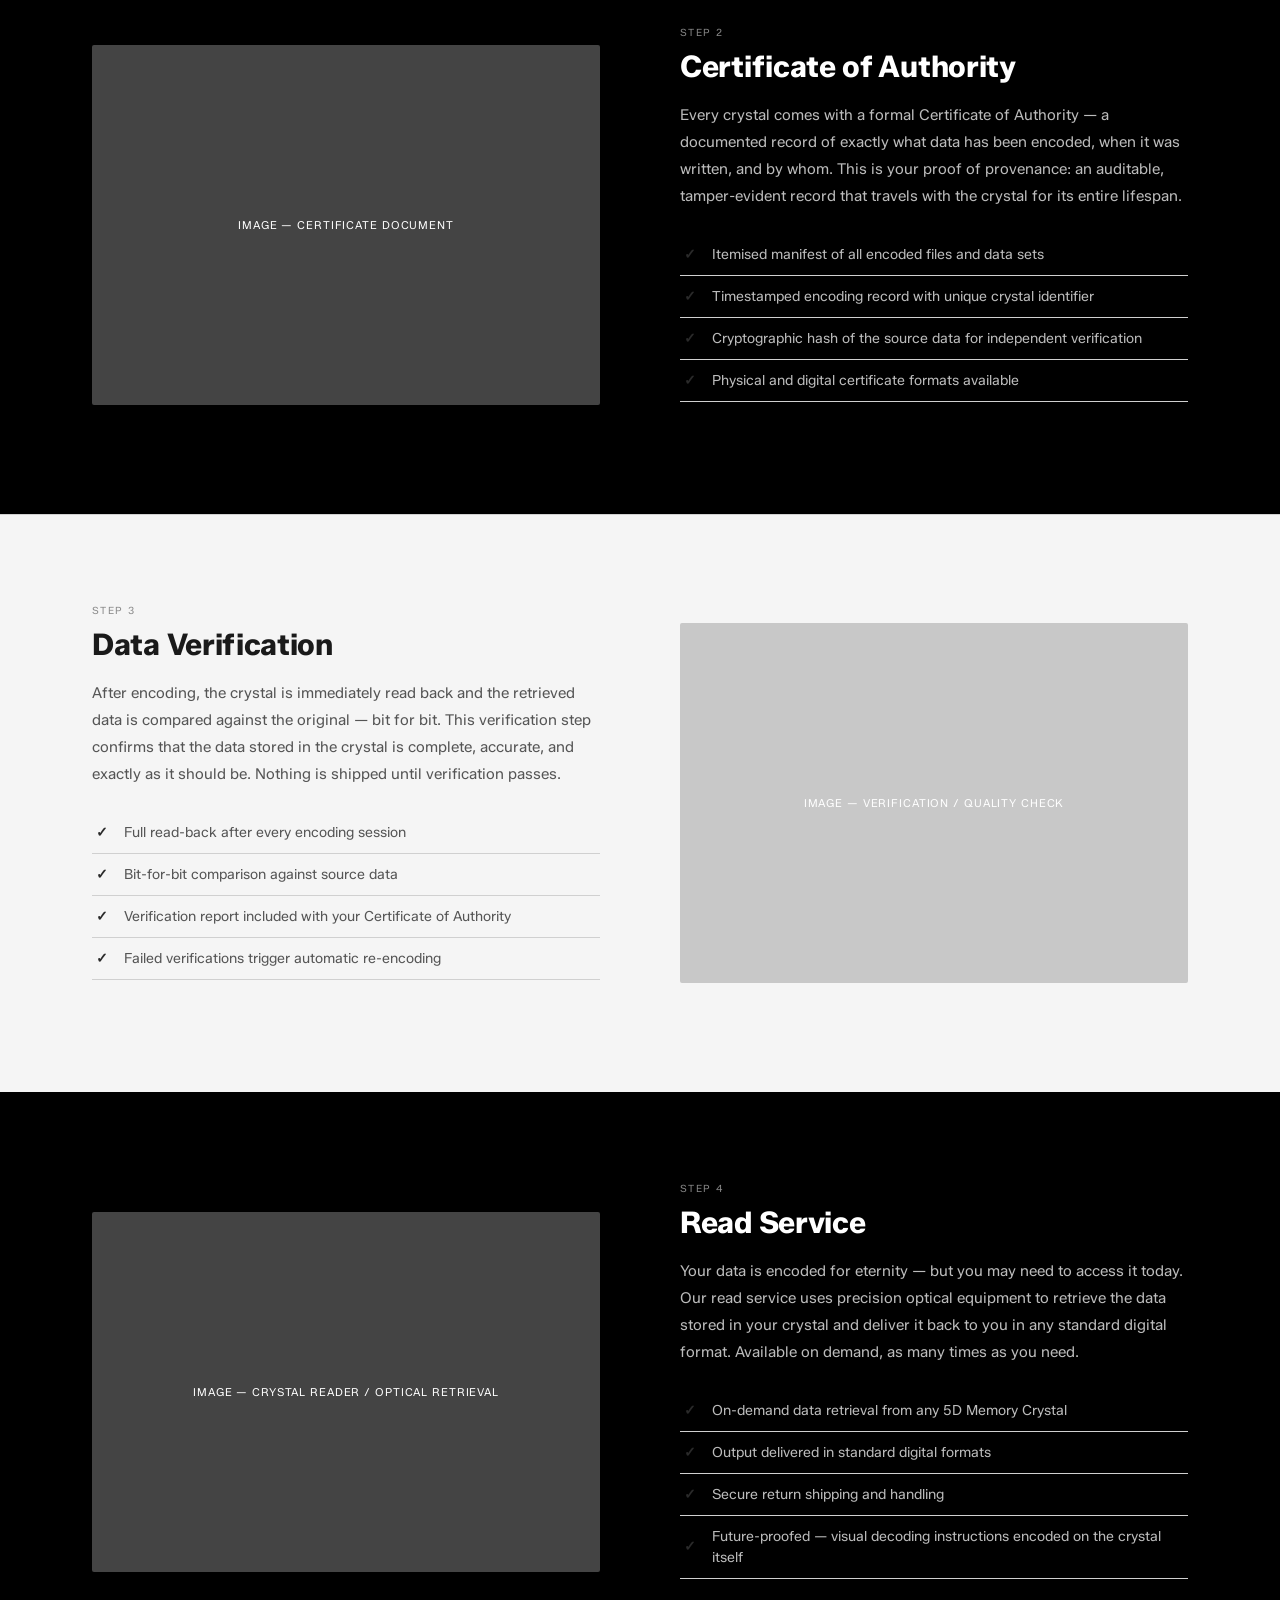
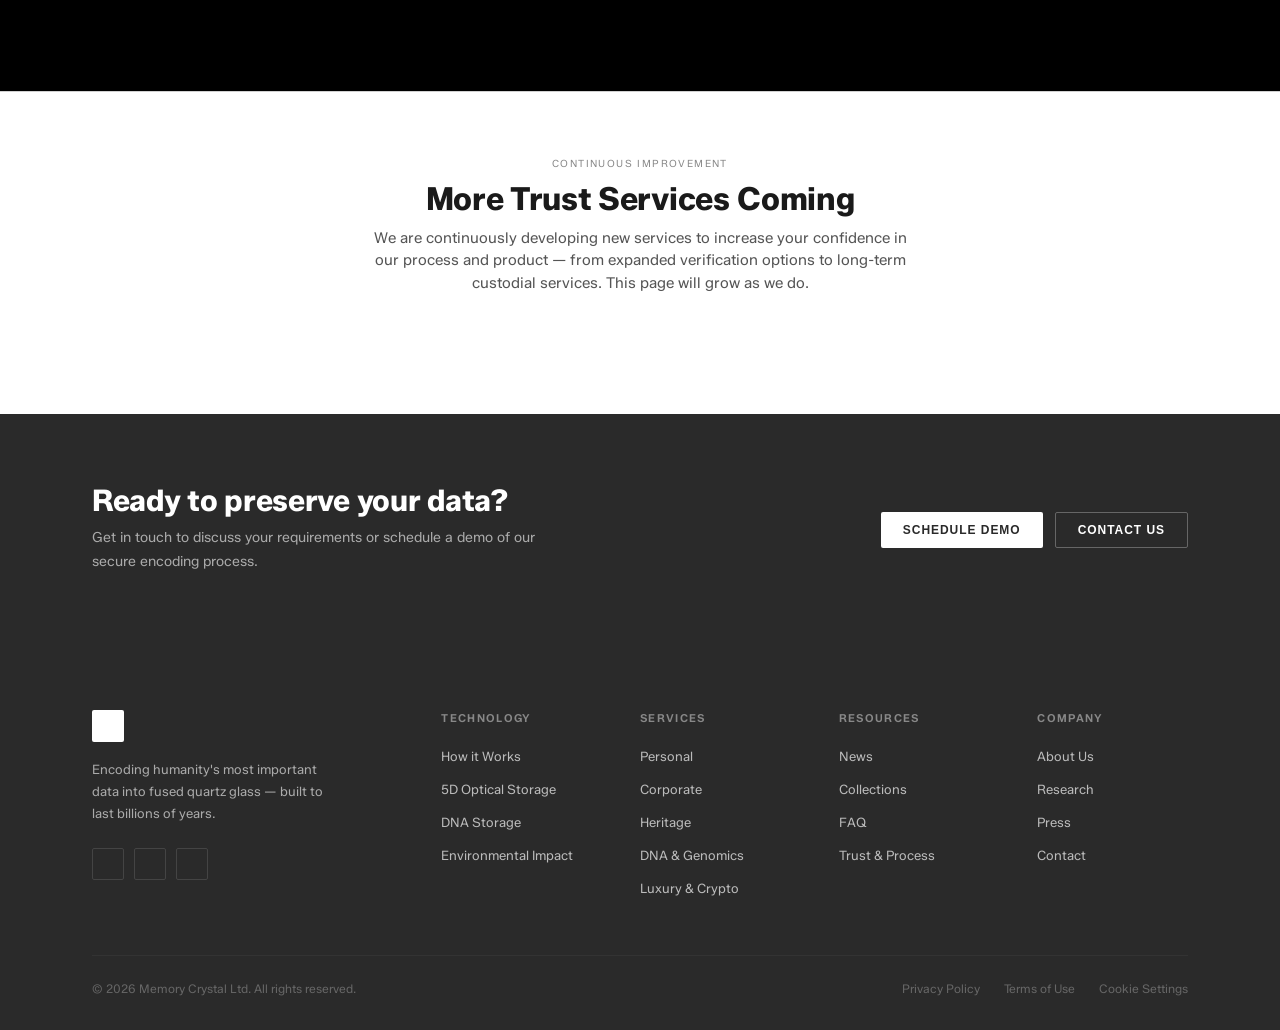
<file: trust.html>
<!DOCTYPE html>
<html lang="en">
<head>
  <meta charset="UTF-8" />
  <meta name="viewport" content="width=device-width, initial-scale=1.0" />
  <title>Trust & Process — Memory Crystal</title>
  <link rel="preconnect" href="https://fonts.googleapis.com" />
  <link rel="preconnect" href="https://fonts.gstatic.com" crossorigin />
  <link rel="stylesheet" href="https://fonts.googleapis.com/css2?family=Zalando+Sans:wght@400;500;600;700&display=swap" />
  <link rel="stylesheet" href="styles.css" />
</head>
<body>

<!-- ════════════════════════════════════════════════
  NAVIGATION
════════════════════════════════════════════════ -->
<nav>
  <div class="container">
    <div class="nav-inner">
      <a class="nav-logo" href="index.html">
        <div class="nav-logo-box"></div>
        <span class="nav-logo-text">Memory Crystal</span>
      </a>
      <button class="nav-toggle" aria-label="Menu"><span></span><span></span><span></span></button>
      <ul class="nav-links">
        <li><a href="technology.html">Technology</a></li>
        <li><a href="collections.html">Collections</a></li>
        <li><a href="services.html">Services</a></li>
        <li><a class="active" href="trust.html">Trust</a></li>
        <li><a href="faq.html">FAQ</a></li>
        <li><a href="news.html">News</a></li>
      </ul>
      <div class="nav-actions">
        <button class="btn btn-ghost btn-sm">Schedule Demo</button>
        <button class="btn btn-dark btn-sm">Order Now</button>
      </div>
    </div>
  </div>
</nav>


<!-- ════════════════════════════════════════════════
  PAGE HERO
════════════════════════════════════════════════ -->
<section class="page-hero">
  <div class="container">
    <div class="page-hero-content">
      <p class="hero-eyebrow">Trust & Process</p>
      <h1 class="hero-headline">Our Trust Framework</h1>
      <p class="hero-sub">From the moment you hand over your data to the moment you read it back — every step is designed for security, transparency, and confidence.</p>
    </div>
  </div>
</section>


<!-- ════════════════════════════════════════════════
  OVERVIEW — 4 STEPS
════════════════════════════════════════════════ -->
<section class="process inverted">
  <div class="container">
    <div class="process-header">
      <p class="section-tag">The Process</p>
      <h2 class="process-headline">Four Pillars of Trust</h2>
      <p class="process-sub">Each crystal goes through a rigorous, auditable process — so you never have to wonder.</p>
    </div>
    <div class="process-grid">
      <div class="process-step">
        <div class="process-num">1</div>
        <h3 class="process-step-title">Secure Transfer</h3>
        <p class="process-step-text">Encrypted upload or air-gapped physical handover.</p>
      </div>
      <div class="process-step">
        <div class="process-num">2</div>
        <h3 class="process-step-title">Certificate</h3>
        <p class="process-step-text">Formal proof of exactly what data is in your crystal.</p>
      </div>
      <div class="process-step">
        <div class="process-num">3</div>
        <h3 class="process-step-title">Verification</h3>
        <p class="process-step-text">Bit-for-bit integrity check after encoding.</p>
      </div>
      <div class="process-step">
        <div class="process-num">4</div>
        <h3 class="process-step-title">Read Service</h3>
        <p class="process-step-text">On-demand data retrieval from your crystal.</p>
      </div>
    </div>
  </div>
</section>


<!-- ════════════════════════════════════════════════
  1. SECURE DATA TRANSFER
════════════════════════════════════════════════ -->
<section class="feature-split">
  <div class="container">
    <div class="feature-split-inner">
      <div>
        <p class="section-tag">Step 1</p>
        <h2 class="feature-headline">Secure Data Transfer</h2>
        <p class="feature-body">
          Your data is the most valuable thing you'll entrust to us — so we treat the transfer with the same level of security as the crystal itself. Whether you upload through our encrypted portal or ship physical media directly, your files are handled in an air-gapped environment from the moment they arrive.
        </p>
        <ul class="feature-list">
          <li>End-to-end encrypted file upload portal</li>
          <li>Physical media shipping option for sensitive data</li>
          <li>Air-gapped receiving environment — no internet exposure</li>
          <li>Data securely erased from all transfer media after encoding</li>
        </ul>
      </div>
      <div class="img-ph feature-image">IMAGE — Encrypted upload / secure transfer</div>
    </div>
  </div>
</section>


<!-- ════════════════════════════════════════════════
  2. CERTIFICATE OF AUTHORITY
════════════════════════════════════════════════ -->
<section class="feature-split inverted">
  <div class="container">
    <div class="feature-split-inner reverse">
      <div>
        <p class="section-tag">Step 2</p>
        <h2 class="feature-headline">Certificate of Authority</h2>
        <p class="feature-body">
          Every crystal comes with a formal Certificate of Authority — a documented record of exactly what data has been encoded, when it was written, and by whom. This is your proof of provenance: an auditable, tamper-evident record that travels with the crystal for its entire lifespan.
        </p>
        <ul class="feature-list">
          <li>Itemised manifest of all encoded files and data sets</li>
          <li>Timestamped encoding record with unique crystal identifier</li>
          <li>Cryptographic hash of the source data for independent verification</li>
          <li>Physical and digital certificate formats available</li>
        </ul>
      </div>
      <div class="img-ph feature-image">IMAGE — Certificate document</div>
    </div>
  </div>
</section>


<!-- ════════════════════════════════════════════════
  3. DATA VERIFICATION
════════════════════════════════════════════════ -->
<section class="feature-split">
  <div class="container">
    <div class="feature-split-inner">
      <div>
        <p class="section-tag">Step 3</p>
        <h2 class="feature-headline">Data Verification</h2>
        <p class="feature-body">
          After encoding, the crystal is immediately read back and the retrieved data is compared against the original — bit for bit. This verification step confirms that the data stored in the crystal is complete, accurate, and exactly as it should be. Nothing is shipped until verification passes.
        </p>
        <ul class="feature-list">
          <li>Full read-back after every encoding session</li>
          <li>Bit-for-bit comparison against source data</li>
          <li>Verification report included with your Certificate of Authority</li>
          <li>Failed verifications trigger automatic re-encoding</li>
        </ul>
      </div>
      <div class="img-ph feature-image">IMAGE — Verification / quality check</div>
    </div>
  </div>
</section>


<!-- ════════════════════════════════════════════════
  4. READ SERVICE
════════════════════════════════════════════════ -->
<section class="feature-split inverted">
  <div class="container">
    <div class="feature-split-inner reverse">
      <div>
        <p class="section-tag">Step 4</p>
        <h2 class="feature-headline">Read Service</h2>
        <p class="feature-body">
          Your data is encoded for eternity — but you may need to access it today. Our read service uses precision optical equipment to retrieve the data stored in your crystal and deliver it back to you in any standard digital format. Available on demand, as many times as you need.
        </p>
        <ul class="feature-list">
          <li>On-demand data retrieval from any 5D Memory Crystal</li>
          <li>Output delivered in standard digital formats</li>
          <li>Secure return shipping and handling</li>
          <li>Future-proofed — visual decoding instructions encoded on the crystal itself</li>
        </ul>
      </div>
      <div class="img-ph feature-image">IMAGE — Crystal reader / optical retrieval</div>
    </div>
  </div>
</section>


<!-- ════════════════════════════════════════════════
  EXPANDING TRUST SERVICES
════════════════════════════════════════════════ -->
<section class="why" style="padding:64px 0;">
  <div class="container">
    <div class="why-header">
      <p class="section-tag">Continuous Improvement</p>
      <h2 class="why-headline">More Trust Services Coming</h2>
      <p class="why-sub" style="max-width:560px; margin:0 auto;">We are continuously developing new services to increase your confidence in our process and product — from expanded verification options to long-term custodial services. This page will grow as we do.</p>
    </div>
  </div>
</section>


<!-- ════════════════════════════════════════════════
  CTA BAND
════════════════════════════════════════════════ -->
<section class="cta-band">
  <div class="container">
    <div class="cta-inner">
      <div>
        <h2 class="cta-headline">Ready to preserve your data?</h2>
        <p class="cta-sub">Get in touch to discuss your requirements or schedule a demo of our secure encoding process.</p>
      </div>
      <div style="display:flex; gap:12px; flex-shrink:0;">
        <button class="btn btn-white">Schedule Demo</button>
        <button class="btn btn-ghost" style="color:#fff;border-color:#666;">Contact Us</button>
      </div>
    </div>
  </div>
</section>


<!-- ════════════════════════════════════════════════
  FOOTER
════════════════════════════════════════════════ -->
<footer>
  <div class="container">
    <div class="footer-top">
      <div>
        <div class="footer-logo-box"></div>
        <p class="footer-tagline">Encoding humanity's most important data into fused quartz glass — built to last billions of years.</p>
        <div class="footer-socials">
          <div class="social-icon"></div>
          <div class="social-icon"></div>
          <div class="social-icon"></div>
        </div>
      </div>
      <div>
        <p class="footer-col-title">Technology</p>
        <ul class="footer-links">
          <li><a href="technology.html">How it Works</a></li>
          <li><a href="technology.html">5D Optical Storage</a></li>
          <li><a href="technology.html">DNA Storage</a></li>
          <li><a href="technology.html">Environmental Impact</a></li>
        </ul>
      </div>
      <div>
        <p class="footer-col-title">Services</p>
        <ul class="footer-links">
          <li><a href="services.html">Personal</a></li>
          <li><a href="services.html">Corporate</a></li>
          <li><a href="services.html">Heritage</a></li>
          <li><a href="services.html">DNA & Genomics</a></li>
          <li><a href="services.html">Luxury & Crypto</a></li>
        </ul>
      </div>
      <div>
        <p class="footer-col-title">Resources</p>
        <ul class="footer-links">
          <li><a href="news.html">News</a></li>
          <li><a href="collections.html">Collections</a></li>
          <li><a href="faq.html">FAQ</a></li>
          <li><a href="trust.html">Trust & Process</a></li>
        </ul>
      </div>
      <div>
        <p class="footer-col-title">Company</p>
        <ul class="footer-links">
          <li><a href="#">About Us</a></li>
          <li><a href="#">Research</a></li>
          <li><a href="#">Press</a></li>
          <li><a href="#">Contact</a></li>
        </ul>
      </div>
    </div>
    <div class="footer-bottom">
      <p class="footer-copy">&copy; 2026 Memory Crystal Ltd. All rights reserved.</p>
      <div class="footer-legal">
        <a href="#">Privacy Policy</a>
        <a href="#">Terms of Use</a>
        <a href="#">Cookie Settings</a>
      </div>
    </div>
  </div>
</footer>

<script>
document.querySelector(".nav-toggle").addEventListener("click", function() {
  document.querySelector(".nav-links").classList.toggle("open");
});
</script>
</body>
</html>
</file>
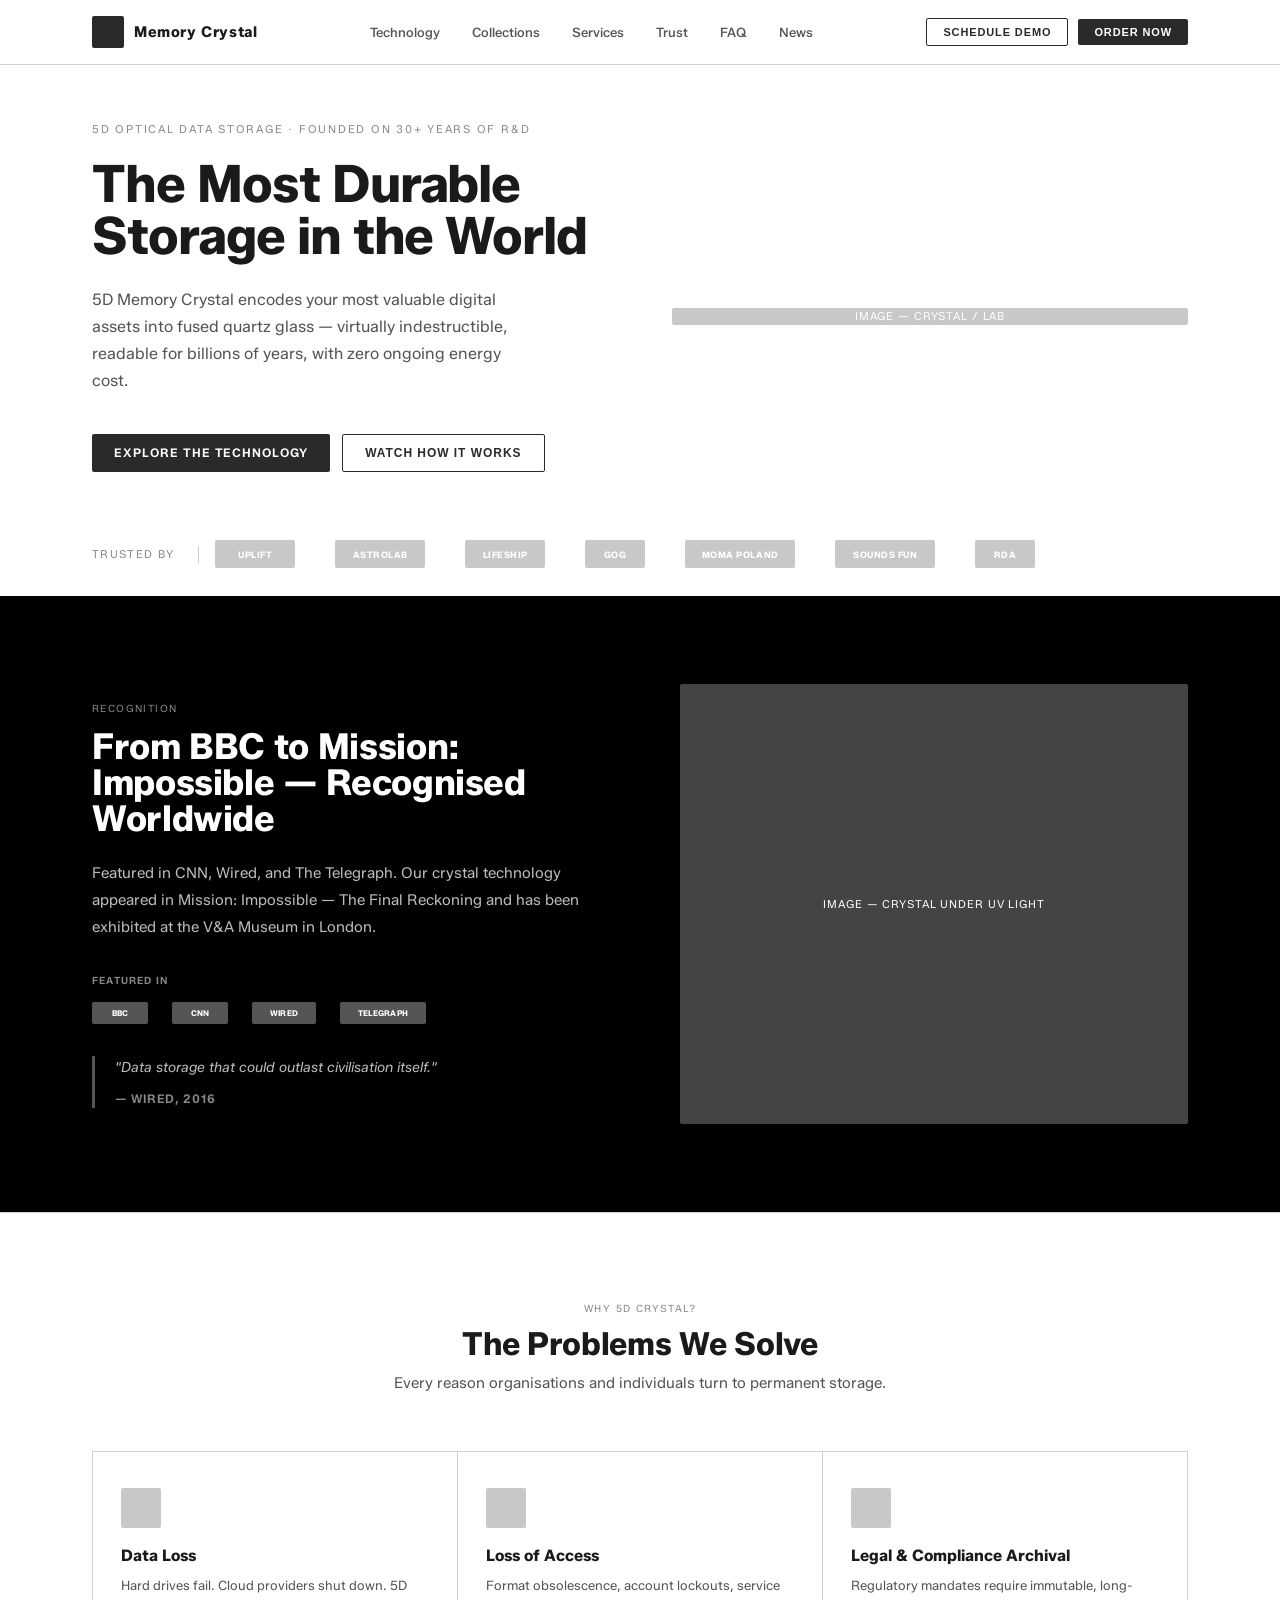
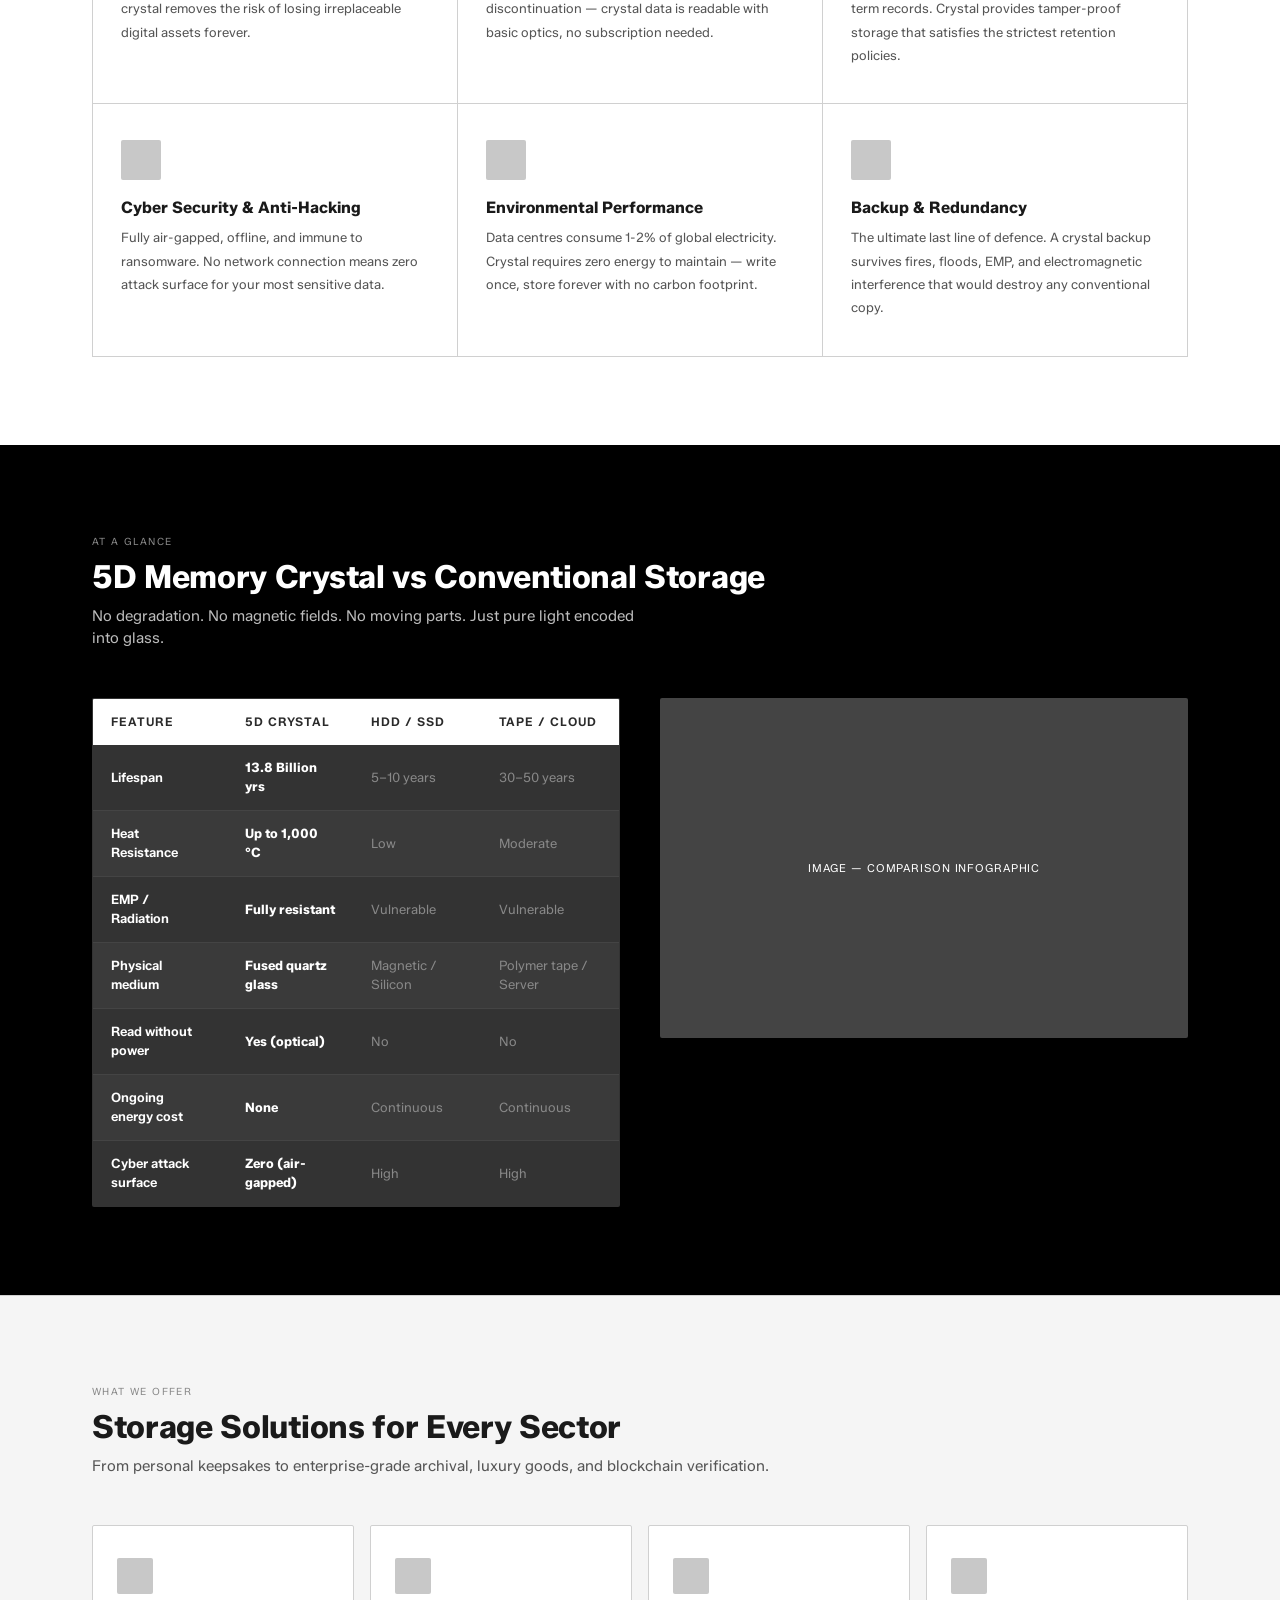
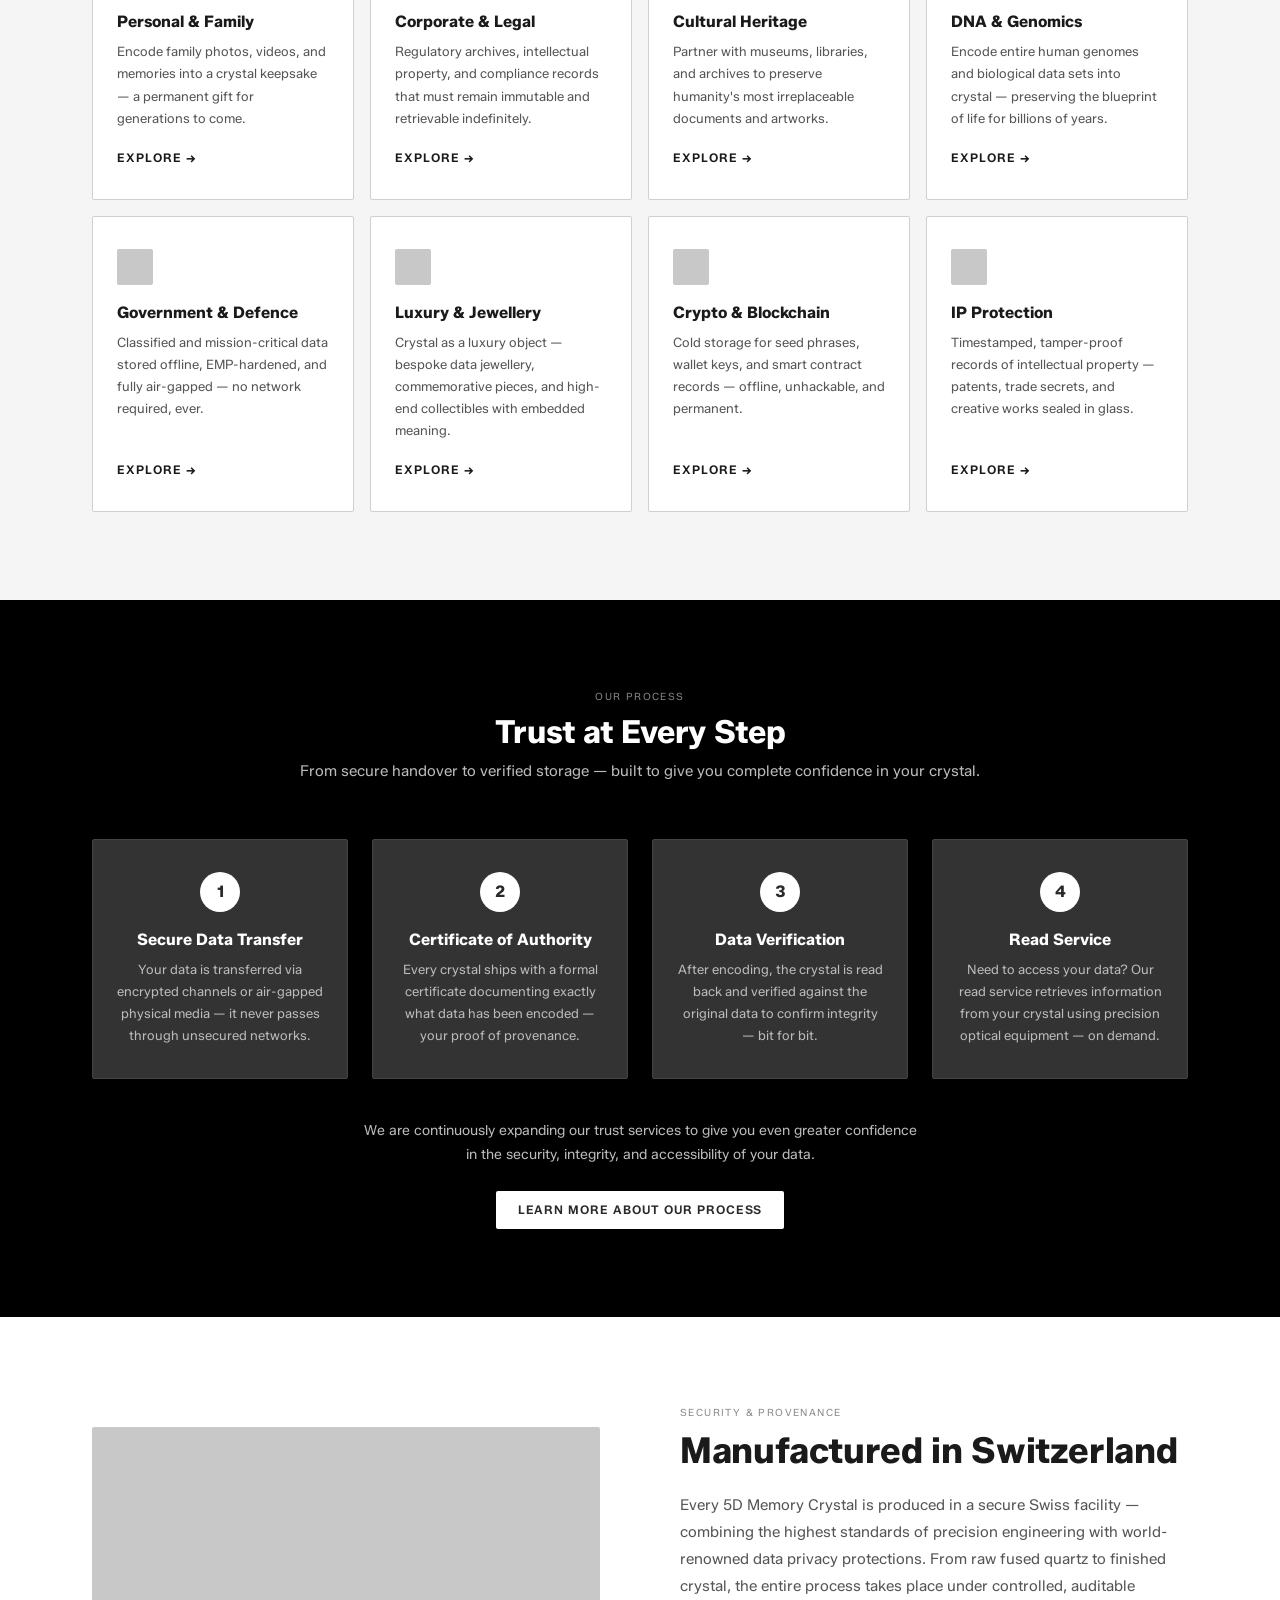
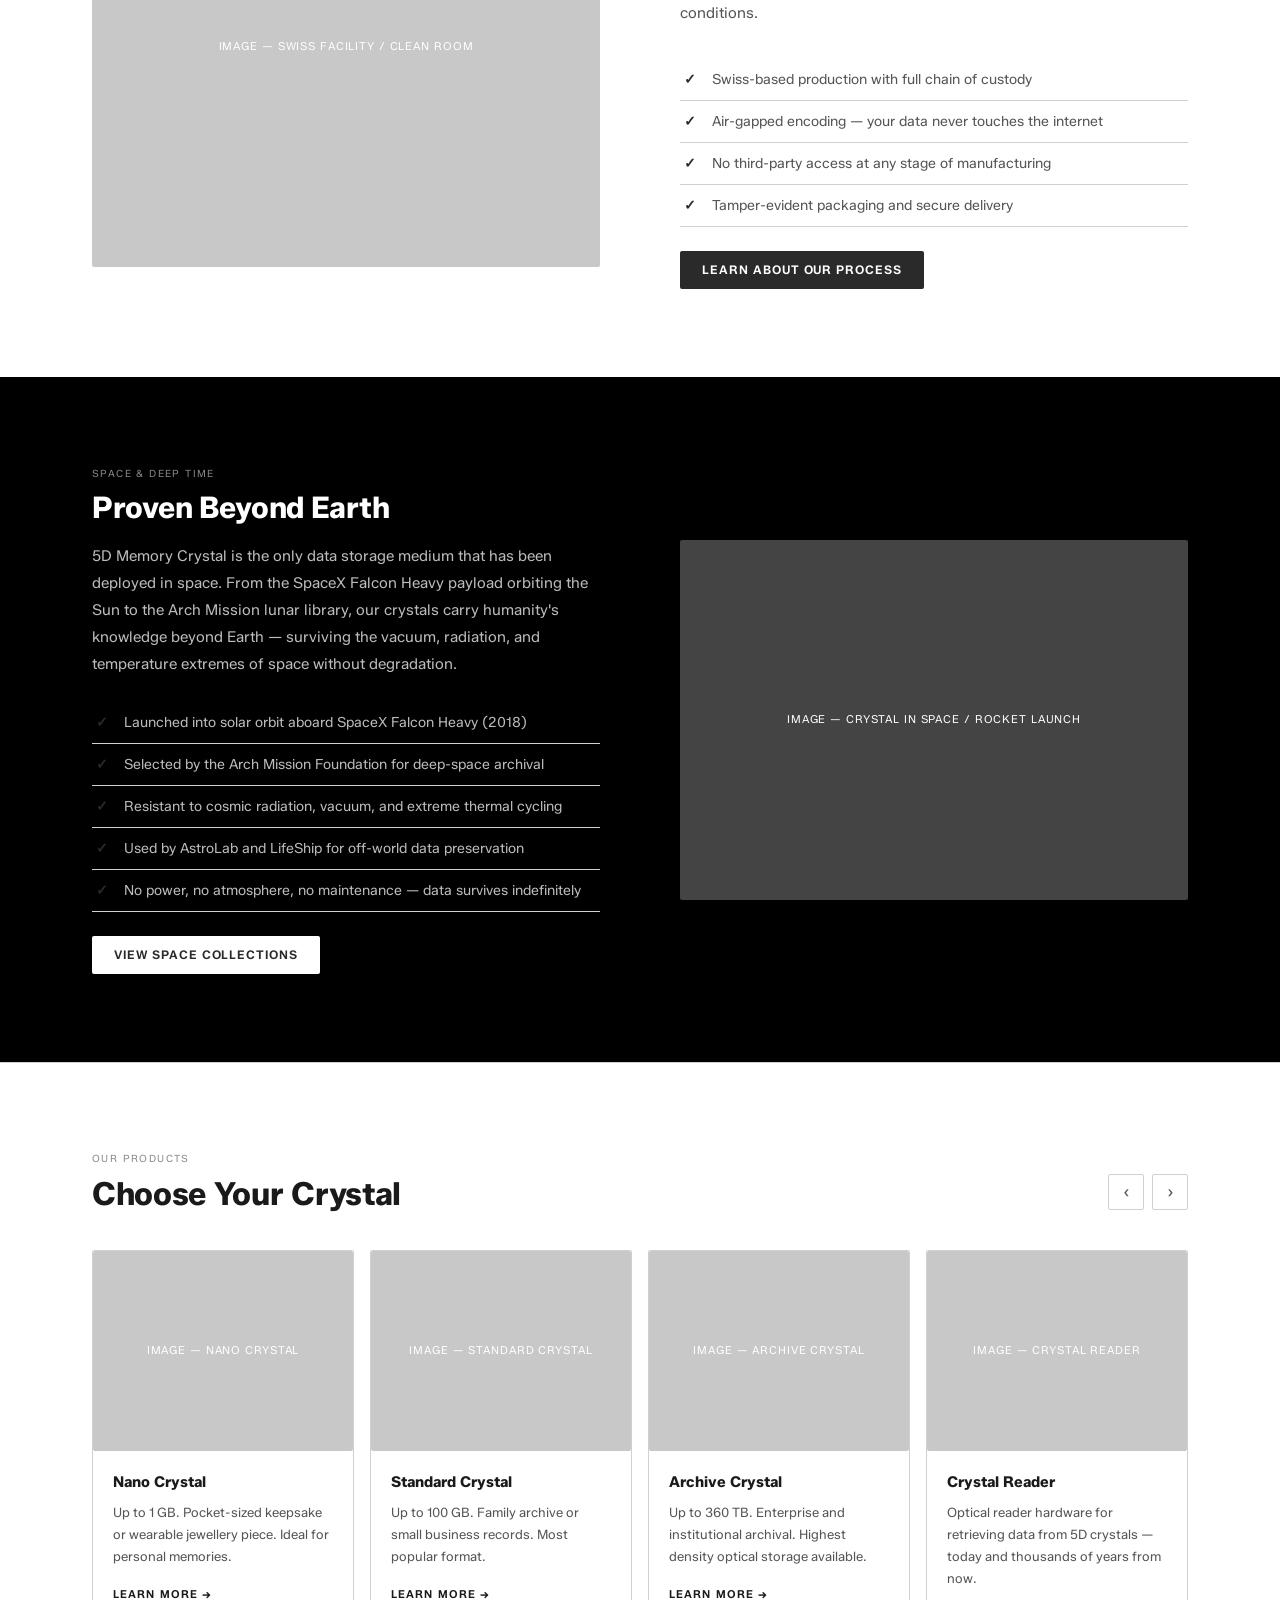
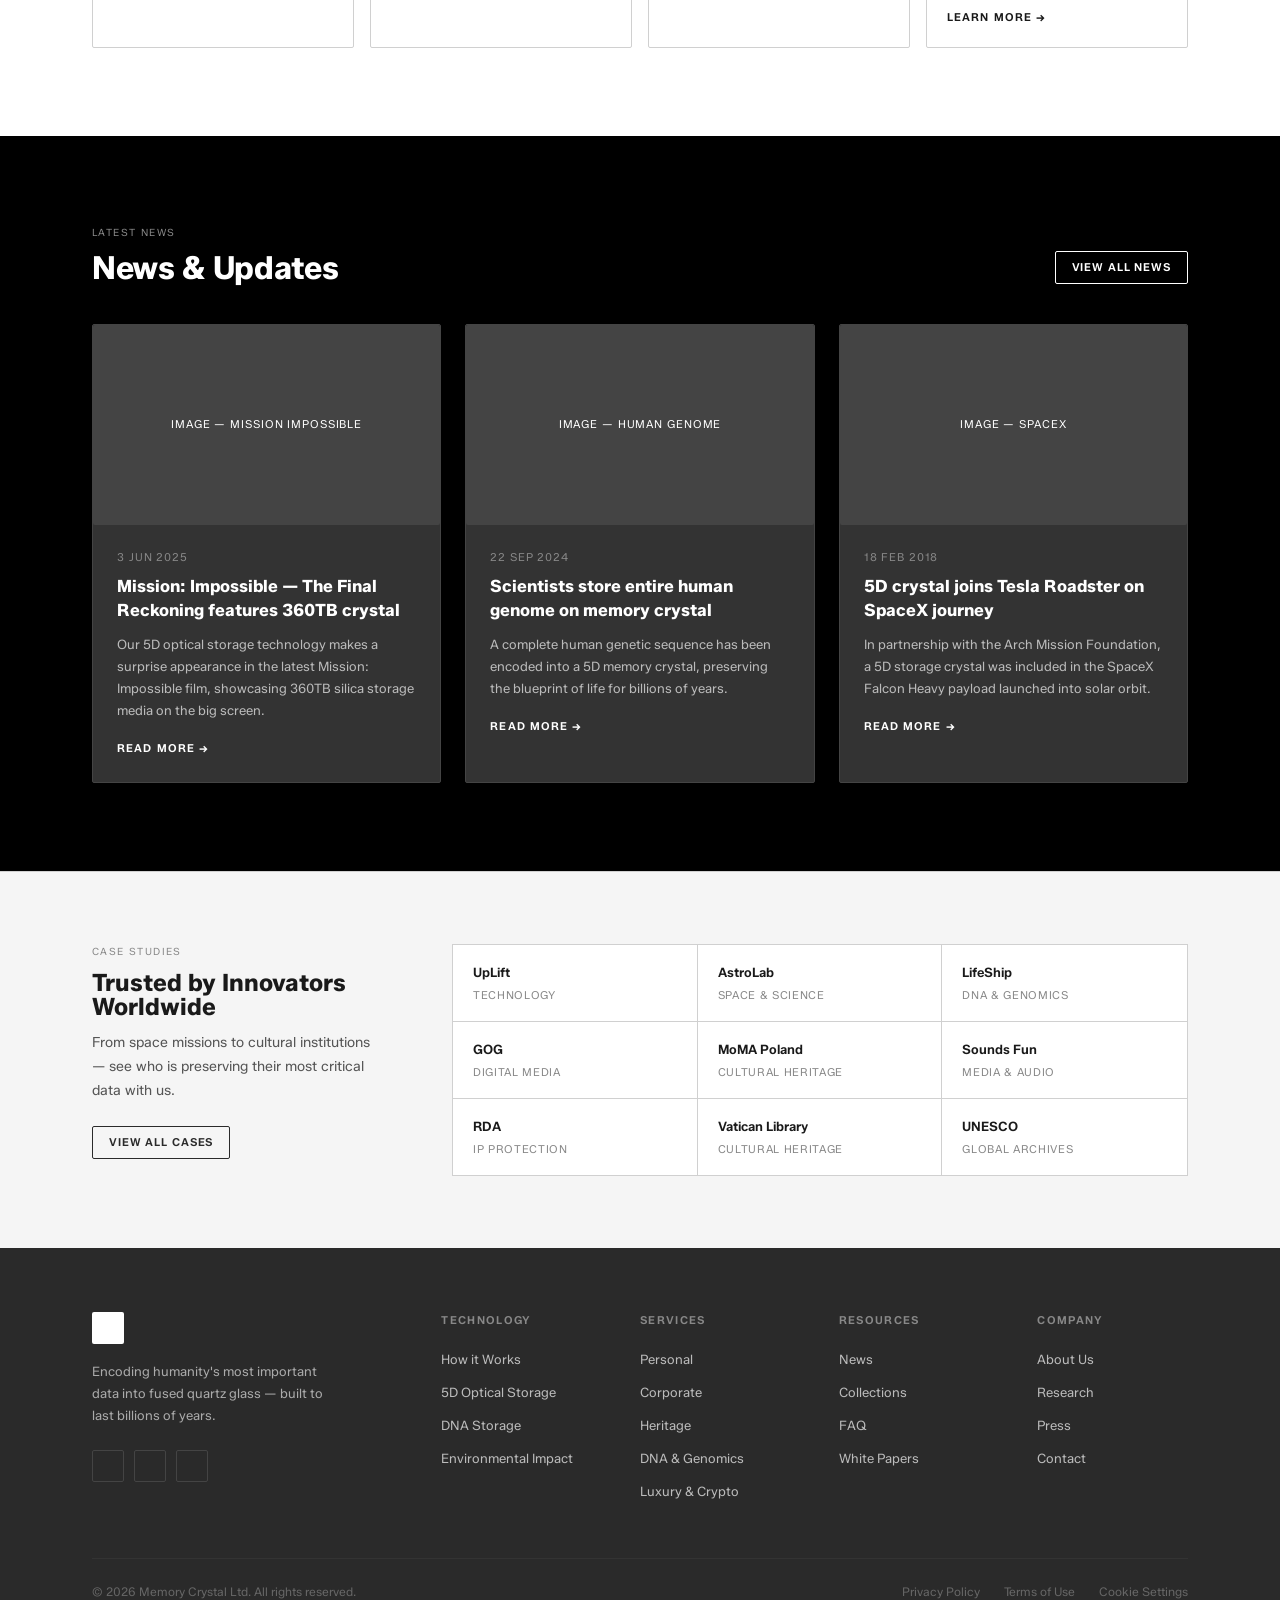
<file: wireframe.html>
<!DOCTYPE html>
<html lang="en">
<head>
  <meta charset="UTF-8" />
  <meta name="viewport" content="width=device-width, initial-scale=1.0" />
  <title>Memory Crystal — Preserve Your Data for Eternity</title>
  <link rel="preconnect" href="https://fonts.googleapis.com" />
  <link rel="preconnect" href="https://fonts.gstatic.com" crossorigin />
  <link rel="stylesheet" href="https://fonts.googleapis.com/css2?family=Zalando+Sans:wght@400;500;600;700&display=swap" />
  <link rel="stylesheet" href="styles.css" />
</head>
<body>

<!-- ════════════════════════════════════════════════
  NAVIGATION
════════════════════════════════════════════════ -->
<nav>
  <div class="container">
    <div class="nav-inner">
      <a class="nav-logo" href="index.html">
        <div class="nav-logo-box"></div>
        <span class="nav-logo-text">Memory Crystal</span>
      </a>
      <button class="nav-toggle" aria-label="Menu"><span></span><span></span><span></span></button>
      <ul class="nav-links">
        <li><a href="technology.html">Technology</a></li>
        <li><a href="collections.html">Collections</a></li>
        <li><a href="services.html">Services</a></li>
        <li><a href="trust.html">Trust</a></li>
        <li><a href="faq.html">FAQ</a></li>
        <li><a href="news.html">News</a></li>
      </ul>
      <div class="nav-actions">
        <button class="btn btn-ghost btn-sm">Schedule Demo</button>
        <button class="btn btn-dark btn-sm">Order Now</button>
      </div>
    </div>
  </div>
</nav>


<!-- ════════════════════════════════════════════════
  HERO
════════════════════════════════════════════════ -->
<section class="hero">
  <div class="container">
    <div class="hero-inner">
      <div class="hero-content">
        <p class="hero-eyebrow">5D Optical Data Storage · Founded on 30+ years of R&D</p>
        <h1 class="hero-headline">The Most Durable<br>Storage in the World</h1>
        <p class="hero-sub">
          5D Memory Crystal encodes your most valuable digital assets into fused quartz glass — virtually indestructible, readable for billions of years, with zero ongoing energy cost.
        </p>
        <div class="hero-ctas">
          <a class="btn btn-dark" href="technology.html">Explore the Technology</a>
          <button class="btn btn-ghost">Watch How It Works</button>
        </div>
      </div>
      <div class="img-ph hero-image">IMAGE — Crystal / Lab</div>
    </div>
  </div>
</section>


<!-- ════════════════════════════════════════════════
  TRUSTED BY / CLIENT LOGOS
════════════════════════════════════════════════ -->
<div class="logos-strip">
  <div class="container">
    <div class="logos-inner">
      <span class="logos-label">Trusted by</span>
      <div class="logos-row">
        <div class="logo-ph" style="width:80px">UpLift</div>
        <div class="logo-ph" style="width:90px">AstroLab</div>
        <div class="logo-ph" style="width:80px">LifeShip</div>
        <div class="logo-ph" style="width:60px">GOG</div>
        <div class="logo-ph" style="width:110px">MoMA Poland</div>
        <div class="logo-ph" style="width:100px">Sounds Fun</div>
        <div class="logo-ph" style="width:60px">RDA</div>
      </div>
    </div>
  </div>
</div>


<!-- ════════════════════════════════════════════════
  PRESS + RECOGNITION
════════════════════════════════════════════════ -->
<section class="press inverted">
  <div class="container">
    <div class="press-inner">
      <div>
        <p class="section-tag">Recognition</p>
        <h2 class="press-headline">From BBC to Mission: Impossible — Recognised Worldwide</h2>
        <p class="press-body">
          Featured in CNN, Wired, and The Telegraph. Our crystal technology appeared in Mission: Impossible — The Final Reckoning and has been exhibited at the V&A Museum in London.
        </p>
        <p class="label" style="margin-bottom:14px;">Featured in</p>
        <div class="press-logos-row">
          <div class="press-logo-ph" style="width:56px">BBC</div>
          <div class="press-logo-ph" style="width:56px">CNN</div>
          <div class="press-logo-ph" style="width:64px">Wired</div>
          <div class="press-logo-ph" style="width:86px">Telegraph</div>
        </div>
        <div class="quote-block">
          <p class="quote-text">"Data storage that could outlast civilisation itself."</p>
          <p class="quote-author">— Wired, 2016</p>
        </div>
      </div>
      <div class="img-ph press-image">IMAGE — Crystal under UV light</div>
    </div>
  </div>
</section>



<!-- ════════════════════════════════════════════════
  WHY 5D CRYSTAL — REASONS / PAIN POINTS
════════════════════════════════════════════════ -->
<section class="why">
  <div class="container">
    <div class="why-header">
      <p class="section-tag">Why 5D Crystal?</p>
      <h2 class="why-headline">The Problems We Solve</h2>
      <p class="why-sub">Every reason organisations and individuals turn to permanent storage.</p>
    </div>
    <div class="reasons-grid">
      <div class="reason-card">
        <div class="reason-icon"></div>
        <h3 class="reason-title">Data Loss</h3>
        <p class="reason-text">Hard drives fail. Cloud providers shut down. 5D crystal removes the risk of losing irreplaceable digital assets forever.</p>
      </div>
      <div class="reason-card">
        <div class="reason-icon"></div>
        <h3 class="reason-title">Loss of Access</h3>
        <p class="reason-text">Format obsolescence, account lockouts, service discontinuation — crystal data is readable with basic optics, no subscription needed.</p>
      </div>
      <div class="reason-card">
        <div class="reason-icon"></div>
        <h3 class="reason-title">Legal & Compliance Archival</h3>
        <p class="reason-text">Regulatory mandates require immutable, long-term records. Crystal provides tamper-proof storage that satisfies the strictest retention policies.</p>
      </div>
      <div class="reason-card">
        <div class="reason-icon"></div>
        <h3 class="reason-title">Cyber Security & Anti-Hacking</h3>
        <p class="reason-text">Fully air-gapped, offline, and immune to ransomware. No network connection means zero attack surface for your most sensitive data.</p>
      </div>
      <div class="reason-card">
        <div class="reason-icon"></div>
        <h3 class="reason-title">Environmental Performance</h3>
        <p class="reason-text">Data centres consume 1-2% of global electricity. Crystal requires zero energy to maintain — write once, store forever with no carbon footprint.</p>
      </div>
      <div class="reason-card">
        <div class="reason-icon"></div>
        <h3 class="reason-title">Backup & Redundancy</h3>
        <p class="reason-text">The ultimate last line of defence. A crystal backup survives fires, floods, EMP, and electromagnetic interference that would destroy any conventional copy.</p>
      </div>
    </div>
  </div>
</section>



<!-- ════════════════════════════════════════════════
  COMPARISON TABLE
════════════════════════════════════════════════ -->
<section class="comparison inverted">
  <div class="container">
    <div class="comparison-header">
      <p class="section-tag">At a Glance</p>
      <h2 class="comparison-title">5D Memory Crystal vs Conventional Storage</h2>
      <p class="comparison-sub">No degradation. No magnetic fields. No moving parts. Just pure light encoded into glass.</p>
    </div>
    <div class="comparison-inner">
      <table>
        <thead>
          <tr>
            <th>Feature</th>
            <th>5D Crystal</th>
            <th>HDD / SSD</th>
            <th>Tape / Cloud</th>
          </tr>
        </thead>
        <tbody>
          <tr>
            <td>Lifespan</td>
            <td class="check">13.8 Billion yrs</td>
            <td class="cross">5–10 years</td>
            <td class="cross">30–50 years</td>
          </tr>
          <tr>
            <td>Heat Resistance</td>
            <td class="check">Up to 1,000 °C</td>
            <td class="cross">Low</td>
            <td class="cross">Moderate</td>
          </tr>
          <tr>
            <td>EMP / Radiation</td>
            <td class="check">Fully resistant</td>
            <td class="cross">Vulnerable</td>
            <td class="cross">Vulnerable</td>
          </tr>
          <tr>
            <td>Physical medium</td>
            <td class="check">Fused quartz glass</td>
            <td class="cross">Magnetic / Silicon</td>
            <td class="cross">Polymer tape / Server</td>
          </tr>
          <tr>
            <td>Read without power</td>
            <td class="check">Yes (optical)</td>
            <td class="cross">No</td>
            <td class="cross">No</td>
          </tr>
          <tr>
            <td>Ongoing energy cost</td>
            <td class="check">None</td>
            <td class="cross">Continuous</td>
            <td class="cross">Continuous</td>
          </tr>
          <tr>
            <td>Cyber attack surface</td>
            <td class="check">Zero (air-gapped)</td>
            <td class="cross">High</td>
            <td class="cross">High</td>
          </tr>
        </tbody>
      </table>
      <div class="img-ph comparison-image">IMAGE — Comparison infographic</div>
    </div>
  </div>
</section>


<!-- ════════════════════════════════════════════════
  SERVICES / SECTORS
════════════════════════════════════════════════ -->
<section class="services">
  <div class="container">
    <div class="services-header">
      <p class="section-tag">What we offer</p>
      <h2 class="services-headline">Storage Solutions for Every Sector</h2>
      <p class="services-sub">From personal keepsakes to enterprise-grade archival, luxury goods, and blockchain verification.</p>
    </div>
    <div class="services-grid">
      <div class="service-card">
        <div>
          <div class="service-icon"></div>
          <h3 class="service-title">Personal & Family</h3>
          <p class="service-text">Encode family photos, videos, and memories into a crystal keepsake — a permanent gift for generations to come.</p>
        </div>
        <a class="service-link" href="services.html">Explore</a>
      </div>
      <div class="service-card">
        <div>
          <div class="service-icon"></div>
          <h3 class="service-title">Corporate & Legal</h3>
          <p class="service-text">Regulatory archives, intellectual property, and compliance records that must remain immutable and retrievable indefinitely.</p>
        </div>
        <a class="service-link" href="services.html">Explore</a>
      </div>
      <div class="service-card">
        <div>
          <div class="service-icon"></div>
          <h3 class="service-title">Cultural Heritage</h3>
          <p class="service-text">Partner with museums, libraries, and archives to preserve humanity's most irreplaceable documents and artworks.</p>
        </div>
        <a class="service-link" href="services.html">Explore</a>
      </div>
      <div class="service-card">
        <div>
          <div class="service-icon"></div>
          <h3 class="service-title">DNA & Genomics</h3>
          <p class="service-text">Encode entire human genomes and biological data sets into crystal — preserving the blueprint of life for billions of years.</p>
        </div>
        <a class="service-link" href="services.html">Explore</a>
      </div>
      <div class="service-card">
        <div>
          <div class="service-icon"></div>
          <h3 class="service-title">Government & Defence</h3>
          <p class="service-text">Classified and mission-critical data stored offline, EMP-hardened, and fully air-gapped — no network required, ever.</p>
        </div>
        <a class="service-link" href="services.html">Explore</a>
      </div>
      <div class="service-card">
        <div>
          <div class="service-icon"></div>
          <h3 class="service-title">Luxury & Jewellery</h3>
          <p class="service-text">Crystal as a luxury object — bespoke data jewellery, commemorative pieces, and high-end collectibles with embedded meaning.</p>
        </div>
        <a class="service-link" href="services.html">Explore</a>
      </div>
      <div class="service-card">
        <div>
          <div class="service-icon"></div>
          <h3 class="service-title">Crypto & Blockchain</h3>
          <p class="service-text">Cold storage for seed phrases, wallet keys, and smart contract records — offline, unhackable, and permanent.</p>
        </div>
        <a class="service-link" href="services.html">Explore</a>
      </div>
      <div class="service-card">
        <div>
          <div class="service-icon"></div>
          <h3 class="service-title">IP Protection</h3>
          <p class="service-text">Timestamped, tamper-proof records of intellectual property — patents, trade secrets, and creative works sealed in glass.</p>
        </div>
        <a class="service-link" href="services.html">Explore</a>
      </div>
    </div>
  </div>
</section>


<!-- ════════════════════════════════════════════════
  TRUST & PROCESS
════════════════════════════════════════════════ -->
<section class="process inverted">
  <div class="container">
    <div class="process-header">
      <p class="section-tag">Our Process</p>
      <h2 class="process-headline">Trust at Every Step</h2>
      <p class="process-sub">From secure handover to verified storage — built to give you complete confidence in your crystal.</p>
    </div>
    <div class="process-grid">
      <div class="process-step">
        <div class="process-num">1</div>
        <h3 class="process-step-title">Secure Data Transfer</h3>
        <p class="process-step-text">Your data is transferred via encrypted channels or air-gapped physical media — it never passes through unsecured networks.</p>
      </div>
      <div class="process-step">
        <div class="process-num">2</div>
        <h3 class="process-step-title">Certificate of Authority</h3>
        <p class="process-step-text">Every crystal ships with a formal certificate documenting exactly what data has been encoded — your proof of provenance.</p>
      </div>
      <div class="process-step">
        <div class="process-num">3</div>
        <h3 class="process-step-title">Data Verification</h3>
        <p class="process-step-text">After encoding, the crystal is read back and verified against the original data to confirm integrity — bit for bit.</p>
      </div>
      <div class="process-step">
        <div class="process-num">4</div>
        <h3 class="process-step-title">Read Service</h3>
        <p class="process-step-text">Need to access your data? Our read service retrieves information from your crystal using precision optical equipment — on demand.</p>
      </div>
    </div>
    <p style="text-align:center; color:#bbb; font-size:14px; margin-top:40px; max-width:560px; margin-left:auto; margin-right:auto; line-height:1.7;">
      We are continuously expanding our trust services to give you even greater confidence in the security, integrity, and accessibility of your data.
    </p>
    <div style="text-align:center; margin-top:24px;">
      <a class="btn btn-dark" href="trust.html">Learn More About Our Process</a>
    </div>
  </div>
</section>


<!-- ════════════════════════════════════════════════
  SECURITY & SWISS MANUFACTURING
════════════════════════════════════════════════ -->
<section class="press">
  <div class="container">
    <div class="press-inner">
      <div class="img-ph press-image">IMAGE — Swiss facility / clean room</div>
      <div>
        <p class="section-tag">Security & Provenance</p>
        <h2 class="press-headline">Manufactured in Switzerland</h2>
        <p class="press-body">
          Every 5D Memory Crystal is produced in a secure Swiss facility — combining the highest standards of precision engineering with world-renowned data privacy protections. From raw fused quartz to finished crystal, the entire process takes place under controlled, auditable conditions.
        </p>
        <ul class="feature-list">
          <li>Swiss-based production with full chain of custody</li>
          <li>Air-gapped encoding — your data never touches the internet</li>
          <li>No third-party access at any stage of manufacturing</li>
          <li>Tamper-evident packaging and secure delivery</li>
        </ul>
        <a class="btn btn-dark" href="technology.html">Learn About Our Process</a>
      </div>
    </div>
  </div>
</section>


<!-- ════════════════════════════════════════════════
  SPACE SECTOR
════════════════════════════════════════════════ -->
<section class="feature-split inverted">
  <div class="container">
    <div class="feature-split-inner">
      <div>
        <p class="section-tag">Space & Deep Time</p>
        <h2 class="feature-headline">Proven Beyond Earth</h2>
        <p class="feature-body">
          5D Memory Crystal is the only data storage medium that has been deployed in space. From the SpaceX Falcon Heavy payload orbiting the Sun to the Arch Mission lunar library, our crystals carry humanity's knowledge beyond Earth — surviving the vacuum, radiation, and temperature extremes of space without degradation.
        </p>
        <ul class="feature-list">
          <li>Launched into solar orbit aboard SpaceX Falcon Heavy (2018)</li>
          <li>Selected by the Arch Mission Foundation for deep-space archival</li>
          <li>Resistant to cosmic radiation, vacuum, and extreme thermal cycling</li>
          <li>Used by AstroLab and LifeShip for off-world data preservation</li>
          <li>No power, no atmosphere, no maintenance — data survives indefinitely</li>
        </ul>
        <a class="btn btn-dark" href="collections.html">View Space Collections</a>
      </div>
      <div class="img-ph feature-image">IMAGE — Crystal in space / rocket launch</div>
    </div>
  </div>
</section>


<!-- ════════════════════════════════════════════════
  PRODUCTS CAROUSEL
════════════════════════════════════════════════ -->
<section class="products">
  <div class="container">
    <div class="products-header">
      <div>
        <p class="section-tag">Our Products</p>
        <h2 class="products-headline">Choose Your Crystal</h2>
      </div>
      <div class="products-nav">
        <div class="carousel-btn">&#8249;</div>
        <div class="carousel-btn">&#8250;</div>
      </div>
    </div>
    <div class="products-grid">
      <div class="product-card">
        <div class="img-ph product-img">IMAGE — Nano Crystal</div>
        <div class="product-info">
          <p class="product-name">Nano Crystal</p>
          <p class="product-desc">Up to 1 GB. Pocket-sized keepsake or wearable jewellery piece. Ideal for personal memories.</p>
          <a class="product-link" href="#">Learn more</a>
        </div>
      </div>
      <div class="product-card">
        <div class="img-ph product-img">IMAGE — Standard Crystal</div>
        <div class="product-info">
          <p class="product-name">Standard Crystal</p>
          <p class="product-desc">Up to 100 GB. Family archive or small business records. Most popular format.</p>
          <a class="product-link" href="#">Learn more</a>
        </div>
      </div>
      <div class="product-card">
        <div class="img-ph product-img">IMAGE — Archive Crystal</div>
        <div class="product-info">
          <p class="product-name">Archive Crystal</p>
          <p class="product-desc">Up to 360 TB. Enterprise and institutional archival. Highest density optical storage available.</p>
          <a class="product-link" href="#">Learn more</a>
        </div>
      </div>
      <div class="product-card">
        <div class="img-ph product-img">IMAGE — Crystal Reader</div>
        <div class="product-info">
          <p class="product-name">Crystal Reader</p>
          <p class="product-desc">Optical reader hardware for retrieving data from 5D crystals — today and thousands of years from now.</p>
          <a class="product-link" href="#">Learn more</a>
        </div>
      </div>
    </div>
  </div>
</section>


<!-- ════════════════════════════════════════════════
  LATEST NEWS
════════════════════════════════════════════════ -->
<section class="blog inverted">
  <div class="container">
    <div class="products-header">
      <div>
        <p class="section-tag">Latest News</p>
        <h2 class="products-headline">News & Updates</h2>
      </div>
      <a class="btn btn-ghost btn-sm" href="news.html">View All News</a>
    </div>
    <div class="blog-grid">
      <div class="blog-card">
        <div class="img-ph blog-img">IMAGE — Mission Impossible</div>
        <div class="blog-info">
          <p class="blog-date">3 Jun 2025</p>
          <h3 class="blog-title">Mission: Impossible — The Final Reckoning features 360TB crystal</h3>
          <p class="blog-excerpt">Our 5D optical storage technology makes a surprise appearance in the latest Mission: Impossible film, showcasing 360TB silica storage media on the big screen.</p>
          <a class="blog-link" href="news.html">Read more</a>
        </div>
      </div>
      <div class="blog-card">
        <div class="img-ph blog-img">IMAGE — Human Genome</div>
        <div class="blog-info">
          <p class="blog-date">22 Sep 2024</p>
          <h3 class="blog-title">Scientists store entire human genome on memory crystal</h3>
          <p class="blog-excerpt">A complete human genetic sequence has been encoded into a 5D memory crystal, preserving the blueprint of life for billions of years.</p>
          <a class="blog-link" href="news.html">Read more</a>
        </div>
      </div>
      <div class="blog-card">
        <div class="img-ph blog-img">IMAGE — SpaceX</div>
        <div class="blog-info">
          <p class="blog-date">18 Feb 2018</p>
          <h3 class="blog-title">5D crystal joins Tesla Roadster on SpaceX journey</h3>
          <p class="blog-excerpt">In partnership with the Arch Mission Foundation, a 5D storage crystal was included in the SpaceX Falcon Heavy payload launched into solar orbit.</p>
          <a class="blog-link" href="news.html">Read more</a>
        </div>
      </div>
    </div>
  </div>
</section>


<!-- ════════════════════════════════════════════════
  CASE STUDIES / CLIENTS
════════════════════════════════════════════════ -->
<section class="cases">
  <div class="container">
    <div class="cases-inner">
      <div>
        <p class="section-tag">Case Studies</p>
        <h2 class="cases-title">Trusted by Innovators Worldwide</h2>
        <p class="cases-sub">From space missions to cultural institutions — see who is preserving their most critical data with us.</p>
        <a class="btn btn-ghost btn-sm" href="collections.html">View All Cases</a>
      </div>
      <div class="cases-list">
        <div class="case-item"><p class="case-name">UpLift</p><p class="case-type">Technology</p></div>
        <div class="case-item"><p class="case-name">AstroLab</p><p class="case-type">Space & Science</p></div>
        <div class="case-item"><p class="case-name">LifeShip</p><p class="case-type">DNA & Genomics</p></div>
        <div class="case-item"><p class="case-name">GOG</p><p class="case-type">Digital Media</p></div>
        <div class="case-item"><p class="case-name">MoMA Poland</p><p class="case-type">Cultural Heritage</p></div>
        <div class="case-item"><p class="case-name">Sounds Fun</p><p class="case-type">Media & Audio</p></div>
        <div class="case-item"><p class="case-name">RDA</p><p class="case-type">IP Protection</p></div>
        <div class="case-item"><p class="case-name">Vatican Library</p><p class="case-type">Cultural Heritage</p></div>
        <div class="case-item"><p class="case-name">UNESCO</p><p class="case-type">Global Archives</p></div>
      </div>
    </div>
  </div>
</section>


<!-- ════════════════════════════════════════════════
  FOOTER
════════════════════════════════════════════════ -->
<footer>
  <div class="container">
    <div class="footer-top">
      <div>
        <div class="footer-logo-box"></div>
        <p class="footer-tagline">Encoding humanity's most important data into fused quartz glass — built to last billions of years.</p>
        <div class="footer-socials">
          <div class="social-icon"></div>
          <div class="social-icon"></div>
          <div class="social-icon"></div>
        </div>
      </div>
      <div>
        <p class="footer-col-title">Technology</p>
        <ul class="footer-links">
          <li><a href="technology.html">How it Works</a></li>
          <li><a href="technology.html">5D Optical Storage</a></li>
          <li><a href="technology.html">DNA Storage</a></li>
          <li><a href="technology.html">Environmental Impact</a></li>
        </ul>
      </div>
      <div>
        <p class="footer-col-title">Services</p>
        <ul class="footer-links">
          <li><a href="services.html">Personal</a></li>
          <li><a href="services.html">Corporate</a></li>
          <li><a href="services.html">Heritage</a></li>
          <li><a href="services.html">DNA & Genomics</a></li>
          <li><a href="services.html">Luxury & Crypto</a></li>
        </ul>
      </div>
      <div>
        <p class="footer-col-title">Resources</p>
        <ul class="footer-links">
          <li><a href="news.html">News</a></li>
          <li><a href="collections.html">Collections</a></li>
          <li><a href="faq.html">FAQ</a></li>
          <li><a href="#">White Papers</a></li>
        </ul>
      </div>
      <div>
        <p class="footer-col-title">Company</p>
        <ul class="footer-links">
          <li><a href="#">About Us</a></li>
          <li><a href="#">Research</a></li>
          <li><a href="#">Press</a></li>
          <li><a href="#">Contact</a></li>
        </ul>
      </div>
    </div>
    <div class="footer-bottom">
      <p class="footer-copy">&copy; 2026 Memory Crystal Ltd. All rights reserved.</p>
      <div class="footer-legal">
        <a href="#">Privacy Policy</a>
        <a href="#">Terms of Use</a>
        <a href="#">Cookie Settings</a>
      </div>
    </div>
  </div>
</footer>

<script>
document.querySelector('.nav-toggle').addEventListener('click', function() {
  document.querySelector('.nav-links').classList.toggle('open');
});
</script>
</body>
</html>
</file>
<file: styles.css>
/* ═══════════════════════════════════════════
   MEMORY CRYSTAL — WIREFRAME STYLES
   Shared across all wireframe pages
═══════════════════════════════════════════ */

*, *::before, *::after { box-sizing: border-box; margin: 0; padding: 0; }

:root {
  --white:   #ffffff;
  --bg:      #f5f5f5;
  --border:  #d0d0d0;
  --placeholder: #c8c8c8;
  --text-dark:   #1a1a1a;
  --text-mid:    #555555;
  --text-light:  #888888;
  --accent:      #2a2a2a;
}

body {
  font-family: 'Zalando Sans', 'Helvetica Neue', Arial, sans-serif;
  background: var(--bg);
  color: var(--text-dark);
  font-size: 14px;
  line-height: 1.5;
}

h1, h2, h3, h4, h5, h6,
.hero-headline, .press-headline, .comparison-title,
.why-headline, .services-headline, .products-headline,
.process-headline, .feature-headline, .gallery-headline,
.cases-title, .cta-headline, .stat-num {
  line-height: 1;
}

/* ── UTILITY ── */
.container   { max-width: 1160px; margin: 0 auto; padding: 0 32px; }
.label       { font-size: 10px; letter-spacing: .12em; text-transform: uppercase; color: var(--text-light); font-weight: 600; }
.section-tag { font-size: 10px; letter-spacing: .14em; text-transform: uppercase; color: var(--text-light); margin-bottom: 12px; }
.divider     { border: none; border-top: 1px solid var(--border); margin: 0; }

/* ── INVERTED (dark bg, white text) ── */
.inverted {
  background: #000000 !important;
  color: var(--white);
  border-top-color: transparent !important;
}
.inverted .section-tag,
.inverted .label { color: #888; }
.inverted .hero-eyebrow { color: #888; }
.inverted .press-headline,
.inverted .comparison-title,
.inverted .why-headline,
.inverted .services-headline,
.inverted .products-headline,
.inverted .process-headline,
.inverted .feature-headline,
.inverted .gallery-headline,
.inverted .cases-title,
.inverted h2, .inverted h3 { color: var(--white); }
.inverted .press-body,
.inverted .comparison-sub,
.inverted .why-sub,
.inverted .services-sub,
.inverted .process-sub,
.inverted .feature-body,
.inverted .hero-sub,
.inverted .cases-sub,
.inverted .reason-text,
.inverted .service-text,
.inverted .process-step-text,
.inverted .product-desc,
.inverted .blog-excerpt,
.inverted .feature-list li,
.inverted td { color: #bbb; }
.inverted .press-image,
.inverted .feature-image,
.inverted .comparison-image,
.inverted .img-ph { background: #444; }
.inverted .quote-block { border-left-color: #555; }
.inverted .quote-text { color: #bbb; }
.inverted .quote-author { color: #888; }
.inverted .press-logo-ph,
.inverted .logo-ph { background: #555; }
.inverted .btn-dark { background: var(--white); color: var(--accent); }
.inverted .btn-ghost { color: var(--white); border-color: var(--white); }
.inverted .service-card {
  background: #333; border-color: #444;
}
.inverted .service-link,
.inverted .product-link,
.inverted .blog-link { color: var(--white); }
.inverted .service-icon,
.inverted .reason-icon { background: #555; }
.inverted .reason-card { background: #333; }
.inverted .reasons-grid { background: #444; border-color: #444; }
.inverted .process-step { background: #333; border-color: #444; }
.inverted .process-num { background: var(--white); color: var(--accent); }
.inverted .product-card { background: #333; border-color: #444; }
.inverted .product-name { color: var(--white); }
.inverted .blog-card { background: #333; border-color: #444; }
.inverted .blog-title { color: var(--white); }
.inverted .blog-date { color: #888; }
.inverted table { background: #333; border-color: #444; }
.inverted thead tr { background: var(--white); }
.inverted thead th { color: var(--accent); }
.inverted tbody tr:nth-child(even) { background: #3a3a3a; }
.inverted tbody tr:hover { background: #404040; }
.inverted td { border-bottom-color: #444; }
.inverted td:first-child { color: var(--white); }
.inverted .check { color: var(--white); }
.inverted .cross { color: #888; }
.inverted .carousel-btn { border-color: #555; color: #bbb; }
.inverted .case-item { background: #333; border-color: #444; }
.inverted .case-name { color: var(--white); }
.inverted .case-type { color: #888; }
.inverted + .divider { border-top-color: transparent; }
.inverted .divider { border-top-color: #444; }
.inverted .faq-item { border-bottom-color: #333; }
.inverted .faq-q { color: var(--white); }
.inverted .faq-a { color: #bbb; }
.inverted .gallery-card { background: #333; border-color: #444; }
.inverted .gallery-name { color: var(--white); }
.inverted .gallery-meta { color: #888; }
.inverted .gallery-sub { color: #bbb; }
.inverted .filter-tab { background: #333; color: #bbb; border-color: #444; }
.inverted .filter-tab.active { background: var(--white); color: var(--accent); }
.inverted .stat-num { color: var(--white); }
.inverted .stat-label { color: #888; }
.inverted .stats-grid > div { border-color: #333; }

/* ── PLACEHOLDER ── */
.img-ph {
  background: var(--placeholder);
  display: flex; align-items: center; justify-content: center;
  color: var(--white);
  font-size: 11px;
  letter-spacing: .08em;
  text-transform: uppercase;
  border-radius: 2px;
}

/* ── BUTTONS ── */
.btn {
  display: inline-block;
  padding: 10px 22px;
  font-size: 12px;
  letter-spacing: .08em;
  text-transform: uppercase;
  font-weight: 600;
  border-radius: 2px;
  cursor: pointer;
  border: none;
  text-decoration: none;
}
.btn-dark  { background: var(--accent); color: var(--white); }
.btn-ghost { background: transparent; color: var(--accent); border: 1.5px solid var(--accent); }
.btn-sm    { padding: 7px 16px; font-size: 11px; }
.btn-white { background: var(--white); color: var(--accent); }

/* ═══════════════════════════════════════════
   NAVIGATION
═══════════════════════════════════════════ */
nav {
  background: var(--white);
  border-bottom: 1px solid var(--border);
  position: sticky; top: 0; z-index: 100;
}
.nav-inner {
  display: flex; align-items: center; justify-content: space-between;
  height: 64px;
}
.nav-logo {
  display: flex; align-items: center; gap: 10px;
  text-decoration: none; color: var(--text-dark);
}
.nav-logo-box {
  width: 32px; height: 32px;
  background: var(--accent);
  border-radius: 2px;
}
.nav-logo-text {
  font-size: 15px; font-weight: 700; letter-spacing: .04em;
  color: var(--text-dark);
}
.nav-links {
  display: flex; gap: 32px; list-style: none;
}
.nav-links a {
  text-decoration: none; color: var(--text-mid);
  font-size: 13px; font-weight: 500;
}
.nav-links a.active {
  color: var(--text-dark); font-weight: 700;
}
.nav-actions { display: flex; gap: 10px; align-items: center; }

/* ═══════════════════════════════════════════
   HERO
═══════════════════════════════════════════ */
.hero {
  background: var(--white);
  padding: 56px 0 0;
  overflow: hidden;
}
.hero-inner {
  display: grid; grid-template-columns: 1fr 1fr;
  align-items: center; gap: 64px;
}
.hero-content { padding-bottom: 40px; }
.hero-eyebrow {
  font-size: 11px; letter-spacing: .16em; text-transform: uppercase;
  color: var(--text-light); margin-bottom: 20px;
}
.hero-headline {
  font-size: 52px; font-weight: 700;
  color: var(--text-dark); margin-bottom: 24px;
  letter-spacing: -.02em;
}
.hero-sub {
  font-size: 16px; color: var(--text-mid); max-width: 420px;
  line-height: 1.7; margin-bottom: 40px;
}
.hero-ctas { display: flex; gap: 12px; flex-wrap: wrap; }
.hero-video {
  width: 100%;
  height: 400px;
  object-fit: cover;
  border-radius: 2px 2px 0 0;
  display: block;
}

/* ── PAGE HERO (subpages) ── */
.page-hero {
  background: var(--white);
  padding: 80px 0;
  border-bottom: 1px solid var(--border);
}
.page-hero-content { max-width: 640px; }
.page-hero .hero-headline { font-size: 44px; margin-bottom: 20px; }
.page-hero .hero-sub { margin-bottom: 0; }

/* ═══════════════════════════════════════════
   CLIENT LOGOS STRIP
═══════════════════════════════════════════ */
.logos-strip {
  background: var(--white); padding: 28px 0;
}
.logos-inner {
  display: flex; align-items: center; gap: 16px;
}
.logos-label {
  white-space: nowrap; flex-shrink: 0;
  font-size: 11px; letter-spacing: .12em; text-transform: uppercase;
  color: var(--text-light); padding-right: 24px;
  border-right: 1px solid var(--border);
}
.logos-row {
  display: flex; align-items: center; gap: 40px; overflow: hidden;
}
.logo-ph {
  height: 28px; border-radius: 2px;
  background: var(--placeholder); flex-shrink: 0;
  padding: 0 12px;
  display: flex; align-items: center; justify-content: center;
  font-size: 9px; font-weight: 700; letter-spacing: .06em;
  text-transform: uppercase; color: var(--white);
}

/* ═══════════════════════════════════════════
   PRESS / TESTIMONIAL
═══════════════════════════════════════════ */
.press {
  background: var(--white); padding: 88px 0;
}
.press-inner {
  display: grid; grid-template-columns: 1fr 1fr; gap: 80px; align-items: center;
}
.press-headline {
  font-size: 36px; font-weight: 700;
  margin-bottom: 24px; letter-spacing: -.01em;
}
.press-body { color: var(--text-mid); font-size: 15px; line-height: 1.8; margin-bottom: 32px; }
.press-logos-row {
  display: flex; gap: 24px; align-items: center; margin-bottom: 32px;
}
.press-logo-ph {
  height: 22px; border-radius: 2px;
  background: var(--placeholder);
  padding: 0 10px;
  display: flex; align-items: center; justify-content: center;
  font-size: 8px; font-weight: 700; letter-spacing: .04em;
  text-transform: uppercase; color: var(--white);
}
.quote-block {
  border-left: 3px solid var(--border); padding-left: 20px; margin-top: 8px;
}
.quote-text {
  font-size: 14px; color: var(--text-mid); font-style: italic; line-height: 1.7;
  margin-bottom: 10px;
}
.quote-author { font-size: 12px; color: var(--text-light); font-weight: 600; letter-spacing: .06em; text-transform: uppercase; }
.press-image { height: 440px; }

/* ═══════════════════════════════════════════
   COMPARISON TABLE
═══════════════════════════════════════════ */
.comparison {
  background: var(--bg); padding: 88px 0;
  border-top: 1px solid var(--border);
}
.comparison-header { margin-bottom: 48px; }
.comparison-title {
  font-size: 32px; font-weight: 700; letter-spacing: -.01em; margin-bottom: 12px;
}
.comparison-sub { color: var(--text-mid); font-size: 15px; max-width: 560px; }
.comparison-inner {
  display: grid; grid-template-columns: 1fr 1fr; gap: 40px; align-items: start;
}
table {
  width: 100%; border-collapse: collapse; background: var(--white);
  border: 1px solid var(--border); border-radius: 2px; overflow: hidden;
}
thead tr { background: var(--accent); }
thead th {
  padding: 14px 18px; text-align: left; color: var(--white);
  font-size: 12px; letter-spacing: .08em; text-transform: uppercase; font-weight: 600;
}
tbody tr:nth-child(even) { background: var(--bg); }
tbody tr:hover { background: #ececec; }
td {
  padding: 13px 18px; font-size: 13px; color: var(--text-mid);
  border-bottom: 1px solid var(--border);
}
td:first-child { font-weight: 600; color: var(--text-dark); }
.check { color: #2a2a2a; font-weight: 700; }
.cross { color: var(--text-light); }
.comparison-image { height: 340px; }

/* ═══════════════════════════════════════════
   VALUE PROPS GRID
═══════════════════════════════════════════ */
.why {
  background: var(--white); padding: 88px 0;
  border-top: 1px solid var(--border);
}
.why-header { text-align: center; margin-bottom: 56px; }
.why-headline { font-size: 32px; font-weight: 700; letter-spacing: -.01em; margin-bottom: 12px; }
.why-sub { color: var(--text-mid); font-size: 15px; }
.why-grid { display: grid; grid-template-columns: repeat(3, 1fr); gap: 1px; background: var(--border); border: 1px solid var(--border); }
.why-grid.cols-2 { grid-template-columns: repeat(2, 1fr); }
.why-card {
  background: var(--white); padding: 40px 32px;
}
.why-icon {
  width: 44px; height: 44px; background: var(--placeholder);
  border-radius: 2px; margin-bottom: 24px;
}
.why-card-title { font-size: 17px; font-weight: 700; margin-bottom: 12px; }
.why-card-text { color: var(--text-mid); font-size: 14px; line-height: 1.8; }

/* ═══════════════════════════════════════════
   CTA BAND
═══════════════════════════════════════════ */
.cta-band {
  background: var(--accent); padding: 72px 0;
}
.cta-inner {
  display: flex; align-items: center; justify-content: space-between; gap: 40px;
}
.cta-headline {
  font-size: 30px; font-weight: 700; color: var(--white);
  letter-spacing: -.01em; max-width: 520px;
}
.cta-sub { color: #aaaaaa; font-size: 14px; margin-top: 10px; max-width: 480px; line-height: 1.7; }

/* ═══════════════════════════════════════════
   SERVICES / WHAT WE OFFER
═══════════════════════════════════════════ */
.services {
  background: var(--bg); padding: 88px 0;
  border-top: 1px solid var(--border);
}
.services-header { margin-bottom: 48px; }
.services-headline { font-size: 32px; font-weight: 700; letter-spacing: -.01em; margin-bottom: 12px; }
.services-sub { color: var(--text-mid); font-size: 15px; }
.services-grid { display: grid; grid-template-columns: repeat(4, 1fr); gap: 16px; }
.service-card {
  background: var(--white); border: 1px solid var(--border);
  padding: 32px 24px; border-radius: 2px;
  display: flex; flex-direction: column; justify-content: space-between;
  min-height: 260px;
}
.service-icon { width: 36px; height: 36px; background: var(--placeholder); border-radius: 2px; margin-bottom: 20px; }
.service-title { font-size: 16px; font-weight: 700; margin-bottom: 10px; }
.service-text { color: var(--text-mid); font-size: 13px; line-height: 1.7; flex-grow: 1; margin-bottom: 20px; }
.service-link { font-size: 12px; font-weight: 600; letter-spacing: .08em; text-transform: uppercase; color: var(--text-dark); text-decoration: none; }
.service-link::after { content: ' \2192'; }

/* ═══════════════════════════════════════════
   PRODUCTS CAROUSEL
═══════════════════════════════════════════ */
.products {
  background: var(--white); padding: 88px 0;
  border-top: 1px solid var(--border);
}
.products-header {
  display: flex; align-items: flex-end; justify-content: space-between;
  margin-bottom: 40px;
}
.products-headline { font-size: 32px; font-weight: 700; letter-spacing: -.01em; }
.products-nav { display: flex; gap: 8px; }
.carousel-btn {
  width: 36px; height: 36px; background: transparent; border: 1.5px solid var(--border);
  border-radius: 2px; display: flex; align-items: center; justify-content: center;
  cursor: pointer; color: var(--text-mid); font-size: 16px;
}
.products-grid { display: grid; grid-template-columns: repeat(4, 1fr); gap: 16px; }
.product-card {
  border: 1px solid var(--border); border-radius: 2px; overflow: hidden;
  background: var(--white);
}
.product-img { height: 200px; }
.product-info { padding: 20px; }
.product-name { font-size: 15px; font-weight: 700; margin-bottom: 8px; }
.product-desc { font-size: 13px; color: var(--text-mid); line-height: 1.7; margin-bottom: 16px; }
.product-link { font-size: 11px; font-weight: 600; letter-spacing: .1em; text-transform: uppercase; color: var(--text-dark); text-decoration: none; }
.product-link::after { content: ' \2192'; }

/* ═══════════════════════════════════════════
   CASE STUDIES LIST
═══════════════════════════════════════════ */
.cases {
  background: var(--bg); padding: 72px 0;
  border-top: 1px solid var(--border);
}
.cases-inner {
  display: grid; grid-template-columns: 280px 1fr; gap: 80px; align-items: start;
}
.cases-title { font-size: 24px; font-weight: 700; margin-bottom: 12px; }
.cases-sub { color: var(--text-mid); font-size: 14px; line-height: 1.7; margin-bottom: 24px; }
.cases-list {
  display: grid; grid-template-columns: repeat(3, 1fr); gap: 0; border: 1px solid var(--border);
}
.case-item {
  padding: 18px 20px; border-bottom: 1px solid var(--border); border-right: 1px solid var(--border);
  background: var(--white);
}
.case-item:nth-child(3n) { border-right: none; }
.case-item:nth-last-child(-n+3) { border-bottom: none; }
.case-name { font-size: 13px; font-weight: 600; color: var(--text-dark); }
.case-type { font-size: 11px; color: var(--text-light); margin-top: 4px; letter-spacing: .06em; text-transform: uppercase; }

/* ═══════════════════════════════════════════
   FOOTER
═══════════════════════════════════════════ */
footer {
  background: var(--accent); padding: 64px 0 32px; color: var(--white);
}
.footer-top {
  display: grid; grid-template-columns: 2fr 1fr 1fr 1fr 1fr;
  gap: 48px; margin-bottom: 56px;
}
.footer-logo-box {
  width: 32px; height: 32px; background: var(--white); border-radius: 2px; margin-bottom: 16px;
}
.footer-tagline { font-size: 13px; color: #aaaaaa; line-height: 1.7; max-width: 240px; margin-bottom: 24px; }
.footer-socials { display: flex; gap: 10px; }
.social-icon {
  width: 32px; height: 32px; border: 1px solid #444;
  border-radius: 2px; background: transparent;
}
.footer-col-title {
  font-size: 11px; letter-spacing: .12em; text-transform: uppercase;
  color: #888; font-weight: 600; margin-bottom: 20px;
}
.footer-links { list-style: none; display: flex; flex-direction: column; gap: 12px; }
.footer-links a { text-decoration: none; color: #bbbbbb; font-size: 13px; }
.footer-bottom {
  border-top: 1px solid #333; padding-top: 24px;
  display: flex; justify-content: space-between; align-items: center;
}
.footer-copy { font-size: 12px; color: #666; }
.footer-legal { display: flex; gap: 24px; }
.footer-legal a { font-size: 12px; color: #666; text-decoration: none; }

/* ═══════════════════════════════════════════
   SUBPAGE: GALLERY GRID
═══════════════════════════════════════════ */
.gallery { background: var(--white); padding: 88px 0; border-top: 1px solid var(--border); }
.gallery-header { margin-bottom: 48px; }
.gallery-headline { font-size: 32px; font-weight: 700; letter-spacing: -.01em; margin-bottom: 12px; }
.gallery-sub { color: var(--text-mid); font-size: 15px; }
.gallery-grid { display: grid; grid-template-columns: repeat(3, 1fr); gap: 16px; }
.gallery-card {
  border: 1px solid var(--border); border-radius: 2px; overflow: hidden;
  background: var(--white);
}
.gallery-img { height: 220px; }
.gallery-info { padding: 20px; }
.gallery-name { font-size: 15px; font-weight: 700; margin-bottom: 6px; }
.gallery-meta { font-size: 12px; color: var(--text-light); letter-spacing: .06em; text-transform: uppercase; }

/* ═══════════════════════════════════════════
   SUBPAGE: FAQ
═══════════════════════════════════════════ */
.faq { background: var(--white); padding: 88px 0; border-top: 1px solid var(--border); }
.faq-list { max-width: 760px; margin: 0 auto; }
.faq-item {
  border-bottom: 1px solid var(--border); padding: 28px 0;
}
.faq-item:first-child { border-top: 1px solid var(--border); }
.faq-q {
  font-size: 17px; font-weight: 700; color: var(--text-dark);
  margin-bottom: 14px;
  display: flex; justify-content: space-between; align-items: center;
}
.faq-q::after { content: '+'; font-size: 20px; color: var(--text-light); font-weight: 400; }
.faq-a { color: var(--text-mid); font-size: 14px; line-height: 1.8; }

/* ═══════════════════════════════════════════
   SUBPAGE: BLOG
═══════════════════════════════════════════ */
.blog { background: var(--white); padding: 88px 0; border-top: 1px solid var(--border); }
.blog-grid { display: grid; grid-template-columns: repeat(3, 1fr); gap: 24px; }
.blog-card {
  border: 1px solid var(--border); border-radius: 2px; overflow: hidden;
  background: var(--white);
}
.blog-img { height: 200px; }
.blog-info { padding: 24px; }
.blog-date { font-size: 11px; color: var(--text-light); letter-spacing: .08em; text-transform: uppercase; margin-bottom: 10px; }
.blog-title { font-size: 17px; font-weight: 700; color: var(--text-dark); margin-bottom: 10px; line-height: 1.4; }
.blog-excerpt { font-size: 13px; color: var(--text-mid); line-height: 1.7; margin-bottom: 16px; }
.blog-link { font-size: 11px; font-weight: 600; letter-spacing: .1em; text-transform: uppercase; color: var(--text-dark); text-decoration: none; }
.blog-link::after { content: ' \2192'; }

/* ═══════════════════════════════════════════
   SUBPAGE: PROCESS STEPS
═══════════════════════════════════════════ */
.process { background: var(--bg); padding: 88px 0; border-top: 1px solid var(--border); }
.process-header { text-align: center; margin-bottom: 56px; }
.process-headline { font-size: 32px; font-weight: 700; letter-spacing: -.01em; margin-bottom: 12px; }
.process-sub { color: var(--text-mid); font-size: 15px; }
.process-grid { display: grid; grid-template-columns: repeat(4, 1fr); gap: 24px; }
.process-step {
  background: var(--white); border: 1px solid var(--border);
  padding: 32px 24px; border-radius: 2px; text-align: center;
}
.process-num {
  width: 40px; height: 40px; background: var(--accent); color: var(--white);
  border-radius: 50%; display: flex; align-items: center; justify-content: center;
  font-size: 16px; font-weight: 700; margin: 0 auto 20px;
}
.process-step-title { font-size: 16px; font-weight: 700; margin-bottom: 10px; }
.process-step-text { font-size: 13px; color: var(--text-mid); line-height: 1.7; }

/* ═══════════════════════════════════════════
   SUBPAGE: SPLIT FEATURE SECTIONS
═══════════════════════════════════════════ */
.feature-split {
  padding: 88px 0;
  border-top: 1px solid var(--border);
}
.feature-split:nth-child(odd) { background: var(--white); }
.feature-split:nth-child(even) { background: var(--bg); }
.feature-split-inner {
  display: grid; grid-template-columns: 1fr 1fr; gap: 80px; align-items: center;
}
.feature-split-inner.reverse { direction: rtl; }
.feature-split-inner.reverse > * { direction: ltr; }
.feature-headline { font-size: 30px; font-weight: 700; margin-bottom: 20px; letter-spacing: -.01em; }
.feature-body { color: var(--text-mid); font-size: 15px; line-height: 1.8; margin-bottom: 24px; }
.feature-image { height: 360px; }
.feature-list { list-style: none; margin-bottom: 24px; }
.feature-list li {
  padding: 10px 0; border-bottom: 1px solid var(--border);
  font-size: 14px; color: var(--text-mid);
  display: flex; align-items: center; gap: 12px;
}
.feature-list li::before {
  content: '\2713'; font-weight: 700; color: var(--accent);
  width: 20px; text-align: center; flex-shrink: 0;
}

/* ═══════════════════════════════════════════
   SUBPAGE: STATS ROW
═══════════════════════════════════════════ */
.stats { background: var(--accent); padding: 56px 0; }
.stats-grid { display: grid; grid-template-columns: repeat(4, 1fr); gap: 40px; text-align: center; }
.stat-num { font-size: 40px; font-weight: 700; color: var(--white); margin-bottom: 8px; }
.stat-label { font-size: 12px; color: #aaaaaa; letter-spacing: .1em; text-transform: uppercase; }

/* ═══════════════════════════════════════════
   SUBPAGE: CATEGORY FILTER TABS
═══════════════════════════════════════════ */
.filter-tabs {
  display: flex; gap: 8px; margin-bottom: 40px; flex-wrap: wrap;
}
.filter-tab {
  padding: 8px 18px; font-size: 12px; letter-spacing: .06em;
  text-transform: uppercase; font-weight: 600;
  border: 1px solid var(--border); border-radius: 2px;
  background: var(--white); color: var(--text-mid);
  cursor: pointer;
}
.filter-tab.active {
  background: var(--accent); color: var(--white); border-color: var(--accent);
}

/* ═══════════════════════════════════════════
   SUBPAGE: REASONS GRID (6-col variant)
═══════════════════════════════════════════ */
.reasons-grid {
  display: grid; grid-template-columns: repeat(3, 1fr); gap: 1px;
  background: var(--border); border: 1px solid var(--border);
}
.reason-card {
  background: var(--white); padding: 36px 28px;
}
.reason-icon {
  width: 40px; height: 40px; background: var(--placeholder);
  border-radius: 2px; margin-bottom: 20px;
}
.reason-title { font-size: 16px; font-weight: 700; margin-bottom: 10px; }
.reason-text { color: var(--text-mid); font-size: 13px; line-height: 1.8; }

/* ═══════════════════════════════════════════
   MOBILE NAV TOGGLE
═══════════════════════════════════════════ */
.nav-toggle {
  display: none;
  width: 36px; height: 36px;
  background: none; border: none; cursor: pointer;
  flex-direction: column; align-items: center; justify-content: center; gap: 5px;
}
.nav-toggle span {
  display: block; width: 22px; height: 2px;
  background: var(--text-dark); border-radius: 1px;
  transition: transform .2s, opacity .2s;
}

/* ═══════════════════════════════════════════
   RESPONSIVE — TABLET (≤ 1024px)
═══════════════════════════════════════════ */
@media (max-width: 1024px) {
  .container { padding: 0 24px; }

  /* Nav */
  .nav-links { gap: 20px; }
  .nav-actions .btn { padding: 6px 12px; font-size: 10px; }

  /* Hero */
  .hero { padding: 64px 0 0; }
  .hero-inner { gap: 40px; }
  .hero-headline { font-size: 40px; }
  .hero-content { padding-bottom: 64px; }
  .hero-video { height: 380px; }

  /* Page hero */
  .page-hero { padding: 56px 0; }
  .page-hero .hero-headline { font-size: 36px; }

  /* Press */
  .press { padding: 64px 0; }
  .press-inner { gap: 48px; }
  .press-headline { font-size: 28px; }
  .press-image { height: 340px; }

  /* Comparison */
  .comparison { padding: 64px 0; }
  .comparison-inner { grid-template-columns: 1fr; }
  .comparison-image { height: 240px; }

  /* Why */
  .why { padding: 64px 0; }
  .reasons-grid { grid-template-columns: repeat(2, 1fr); }

  /* Services */
  .services { padding: 64px 0; }
  .services-grid { grid-template-columns: repeat(2, 1fr); }

  /* Process */
  .process { padding: 64px 0; }
  .process-grid { grid-template-columns: repeat(2, 1fr); }

  /* Products */
  .products { padding: 64px 0; }
  .products-grid { grid-template-columns: repeat(2, 1fr); }

  /* Feature split */
  .feature-split { padding: 64px 0; }
  .feature-split-inner { gap: 48px; }
  .feature-headline { font-size: 26px; }
  .feature-image { height: 300px; }

  /* Cases */
  .cases-inner { grid-template-columns: 1fr; gap: 32px; }
  .cases-list { grid-template-columns: repeat(3, 1fr); }

  /* Stats */
  .stats-grid { gap: 24px; }
  .stat-num { font-size: 32px; }

  /* Gallery */
  .gallery { padding: 64px 0; }
  .gallery-grid { grid-template-columns: repeat(2, 1fr); }

  /* Blog */
  .blog { padding: 64px 0; }
  .blog-grid { grid-template-columns: repeat(2, 1fr); }

  /* Footer */
  .footer-top { grid-template-columns: 1fr 1fr 1fr; gap: 32px; }
  .footer-top > div:first-child { grid-column: 1 / -1; }
  .footer-tagline { max-width: 100%; }

  /* CTA band */
  .cta-inner { flex-direction: column; text-align: center; }
  .cta-headline { max-width: 100%; }
  .cta-sub { max-width: 100%; }
}

/* ═══════════════════════════════════════════
   RESPONSIVE — MOBILE (≤ 768px)
═══════════════════════════════════════════ */
@media (max-width: 768px) {
  .container { padding: 0 20px; }

  /* Nav — hamburger */
  .nav-toggle { display: flex; }
  .nav-inner { flex-wrap: wrap; position: relative; }
  .nav-links {
    display: none;
    flex-direction: column;
    width: 100%; gap: 0;
    background: var(--white);
    border-top: 1px solid var(--border);
    padding: 8px 0 16px;
    order: 3;
    position: absolute;
    top: 64px; left: 0;
    z-index: 200;
    box-shadow: 0 8px 24px rgba(0,0,0,.08);
  }
  .nav-links.open { display: flex; }
  .nav-links li { padding: 12px 32px; }
  .nav-links a { font-size: 15px; }
  .nav-actions { display: none; }

  /* Hero */
  .hero { padding: 48px 0 0; }
  .hero-inner { grid-template-columns: 1fr; gap: 32px; }
  .hero-content { padding-bottom: 0; }
  .hero-headline { font-size: 32px; }
  .hero-sub { font-size: 15px; max-width: 100%; }
  .hero-video { height: 260px; }
  .hero-eyebrow { font-size: 10px; }

  /* Page hero */
  .page-hero { padding: 40px 0; }
  .page-hero .hero-headline { font-size: 28px; }
  .page-hero .hero-sub { font-size: 14px; }

  /* Logos strip */
  .logos-inner { flex-direction: column; gap: 12px; align-items: flex-start; }
  .logos-label { border-right: none; padding-right: 0; }
  .logos-row { flex-wrap: wrap; gap: 10px; }

  /* Press */
  .press { padding: 48px 0; }
  .press-inner { grid-template-columns: 1fr; gap: 32px; }
  .press-headline { font-size: 24px; }
  .press-body { font-size: 14px; }
  .press-image { height: 220px; }
  .press-logos-row { flex-wrap: wrap; gap: 12px; }

  /* Comparison */
  .comparison { padding: 48px 0; }
  .comparison-title { font-size: 24px; }
  .comparison-inner { grid-template-columns: 1fr; }
  .comparison-image { display: none; }
  table { font-size: 12px; display: block; overflow-x: auto; -webkit-overflow-scrolling: touch; }
  thead th { padding: 10px 12px; font-size: 10px; white-space: nowrap; }
  td { padding: 10px 12px; font-size: 12px; white-space: nowrap; }

  /* Why */
  .why { padding: 48px 0; }
  .why-headline { font-size: 24px; }
  .why-header { margin-bottom: 32px; }
  .reasons-grid { grid-template-columns: 1fr; }
  .why-grid { grid-template-columns: 1fr; }
  .why-grid.cols-2 { grid-template-columns: 1fr; }

  /* Services */
  .services { padding: 48px 0; }
  .services-headline { font-size: 24px; }
  .services-grid { grid-template-columns: 1fr; }
  .service-card { min-height: auto; }

  /* Process */
  .process { padding: 48px 0; }
  .process-headline { font-size: 24px; }
  .process-grid { grid-template-columns: 1fr; }

  /* Products */
  .products { padding: 48px 0; }
  .products-headline { font-size: 24px; }
  .products-header { flex-direction: column; align-items: flex-start; gap: 16px; }
  .products-grid { grid-template-columns: 1fr; }

  /* Feature splits */
  .feature-split { padding: 48px 0; }
  .feature-split-inner { grid-template-columns: 1fr; gap: 32px; }
  .feature-split-inner.reverse { direction: ltr; }
  .feature-headline { font-size: 24px; }
  .feature-image { height: 220px; }

  /* Cases */
  .cases { padding: 48px 0; }
  .cases-inner { grid-template-columns: 1fr; gap: 24px; }
  .cases-title { font-size: 20px; }
  .cases-list { grid-template-columns: 1fr 1fr; }
  .case-item:nth-child(3n) { border-right: 1px solid var(--border); }
  .case-item:nth-child(2n) { border-right: none; }
  .case-item:nth-last-child(-n+3) { border-bottom: 1px solid var(--border); }
  .case-item:nth-last-child(-n+2) { border-bottom: none; }

  /* Stats */
  .stats { padding: 40px 0; }
  .stats-grid { grid-template-columns: repeat(2, 1fr); gap: 24px; }
  .stat-num { font-size: 28px; }

  /* Gallery */
  .gallery { padding: 48px 0; }
  .gallery-headline { font-size: 24px; }
  .gallery-grid { grid-template-columns: 1fr; }

  /* Blog */
  .blog { padding: 48px 0; }
  .blog-grid { grid-template-columns: 1fr; }

  /* FAQ */
  .faq { padding: 48px 0; }
  .faq-q { font-size: 15px; }
  .faq-a { font-size: 13px; }

  /* CTA band */
  .cta-band { padding: 48px 0; }
  .cta-headline { font-size: 22px; }
  .cta-sub { font-size: 13px; }

  /* Footer */
  footer { padding: 48px 0 24px; }
  .footer-top { grid-template-columns: 1fr 1fr; gap: 28px; }
  .footer-top > div:first-child { grid-column: 1 / -1; }
  .footer-bottom { flex-direction: column; gap: 16px; text-align: center; }
  .footer-legal { flex-wrap: wrap; justify-content: center; gap: 16px; }

  /* Filter tabs */
  .filter-tabs { gap: 6px; }
  .filter-tab { padding: 6px 14px; font-size: 11px; }
}

/* ═══════════════════════════════════════════
   RESPONSIVE — SMALL MOBILE (≤ 480px)
═══════════════════════════════════════════ */
@media (max-width: 480px) {
  .container { padding: 0 16px; }

  .hero-headline { font-size: 26px; }
  .hero-sub { font-size: 14px; margin-bottom: 28px; }
  .hero-ctas { flex-direction: column; }
  .hero-ctas .btn { text-align: center; }
  .hero-video { height: 200px; }

  .page-hero .hero-headline { font-size: 24px; }

  .press-headline { font-size: 20px; }
  .press-image { height: 180px; }
  .feature-headline { font-size: 20px; }
  .feature-image { height: 180px; }

  .comparison-title { font-size: 20px; }

  .services-headline { font-size: 20px; }
  .products-headline { font-size: 20px; }
  .process-headline { font-size: 20px; }
  .why-headline { font-size: 20px; }
  .gallery-headline { font-size: 20px; }
  .cases-title { font-size: 18px; }

  .cases-list { grid-template-columns: 1fr; }
  .case-item:nth-child(2n) { border-right: none; }
  .case-item:nth-child(3n) { border-right: none; }
  .case-item { border-right: none !important; }
  .case-item:last-child { border-bottom: none; }

  .stats-grid { grid-template-columns: 1fr 1fr; }
  .stat-num { font-size: 24px; }

  .footer-top { grid-template-columns: 1fr; gap: 24px; }
  .footer-legal { gap: 12px; }

  .cta-headline { font-size: 20px; }

  .blog-title { font-size: 15px; }
  .gallery-img { height: 200px; }
  .product-img { height: 180px; }
}
</file>
